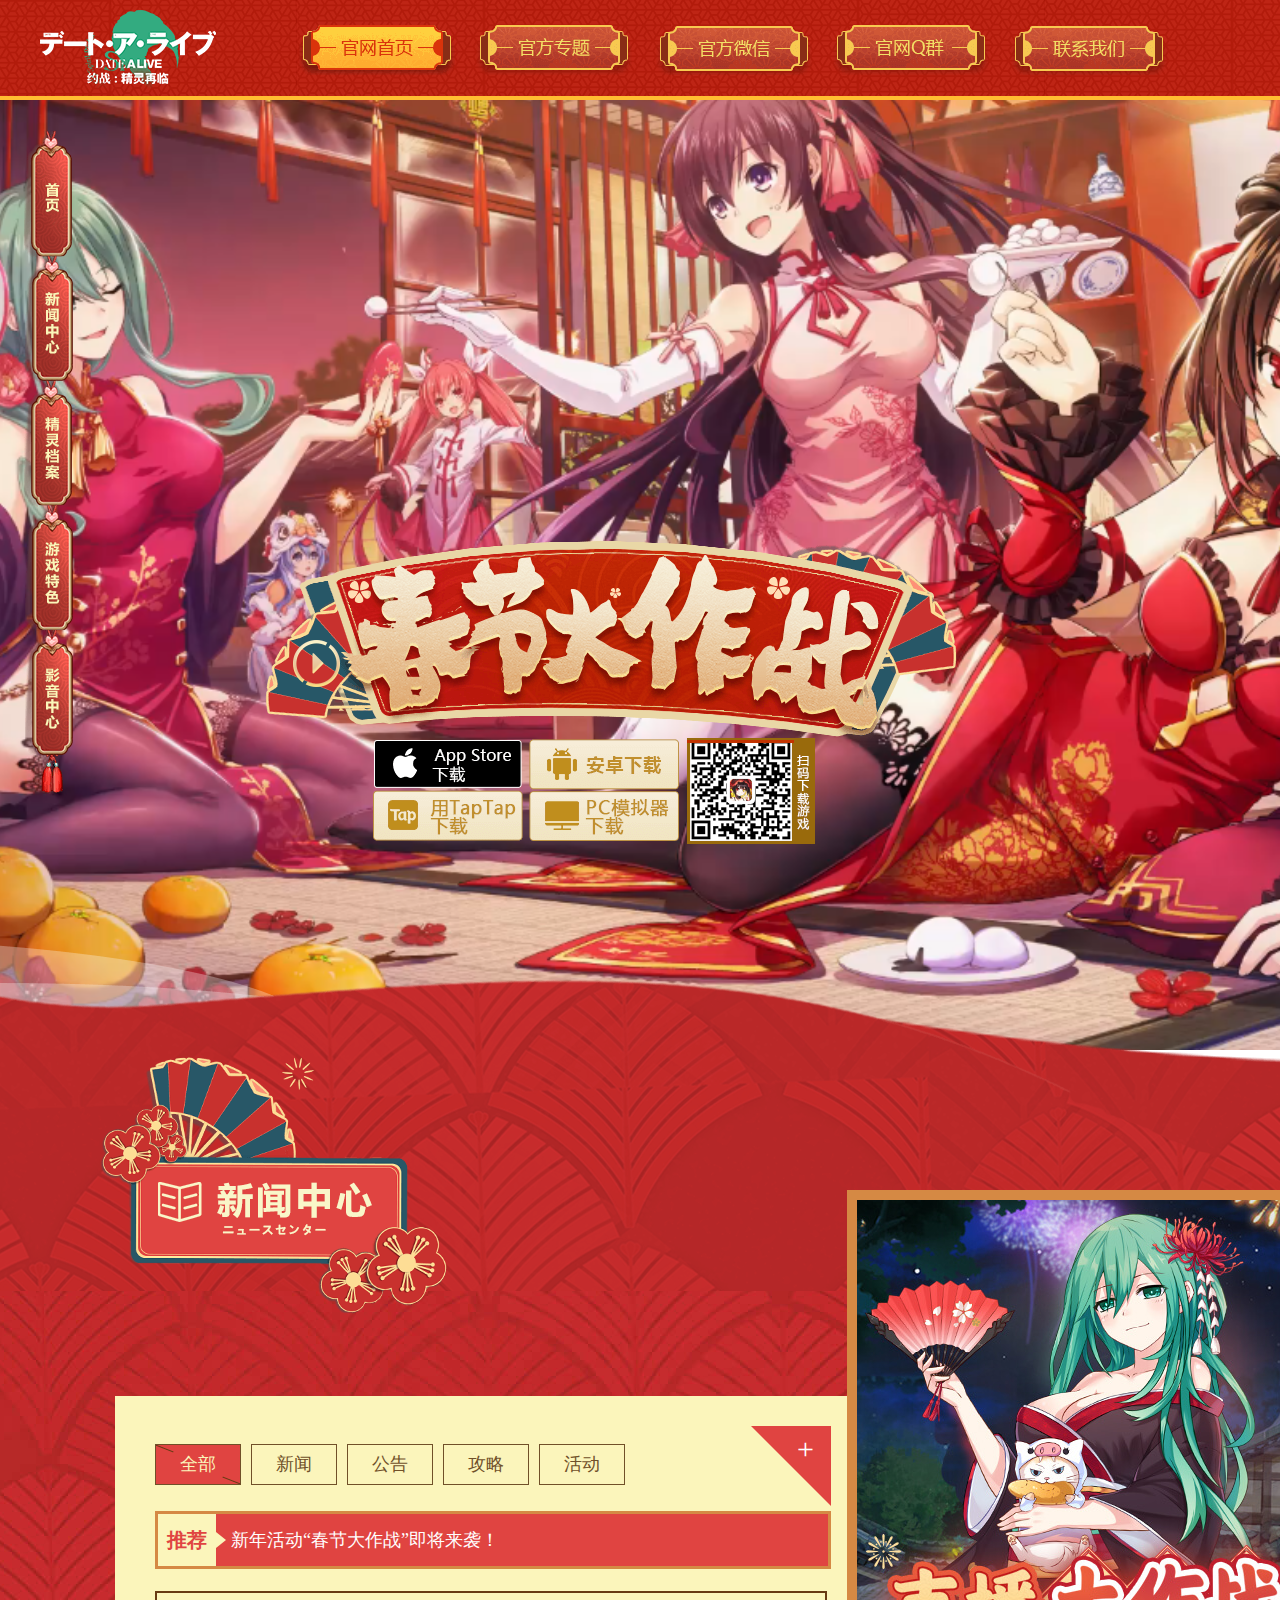
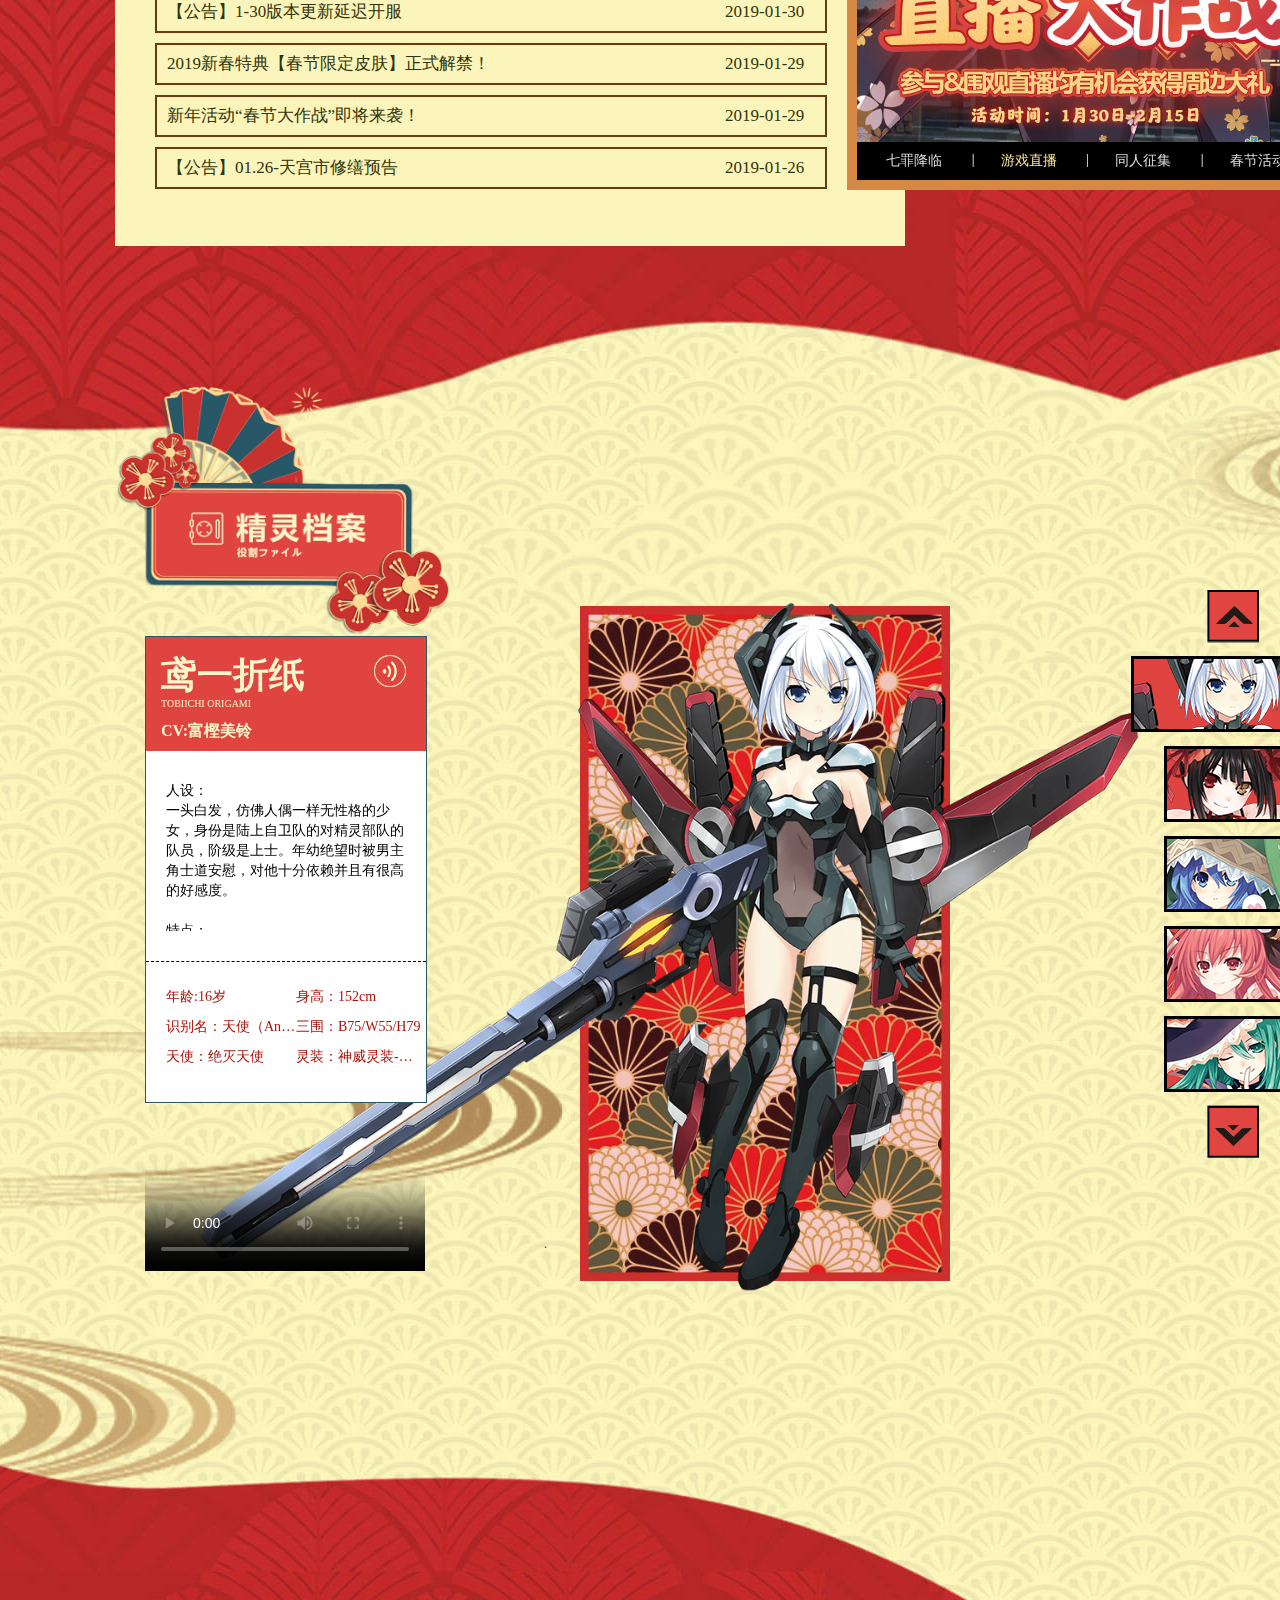
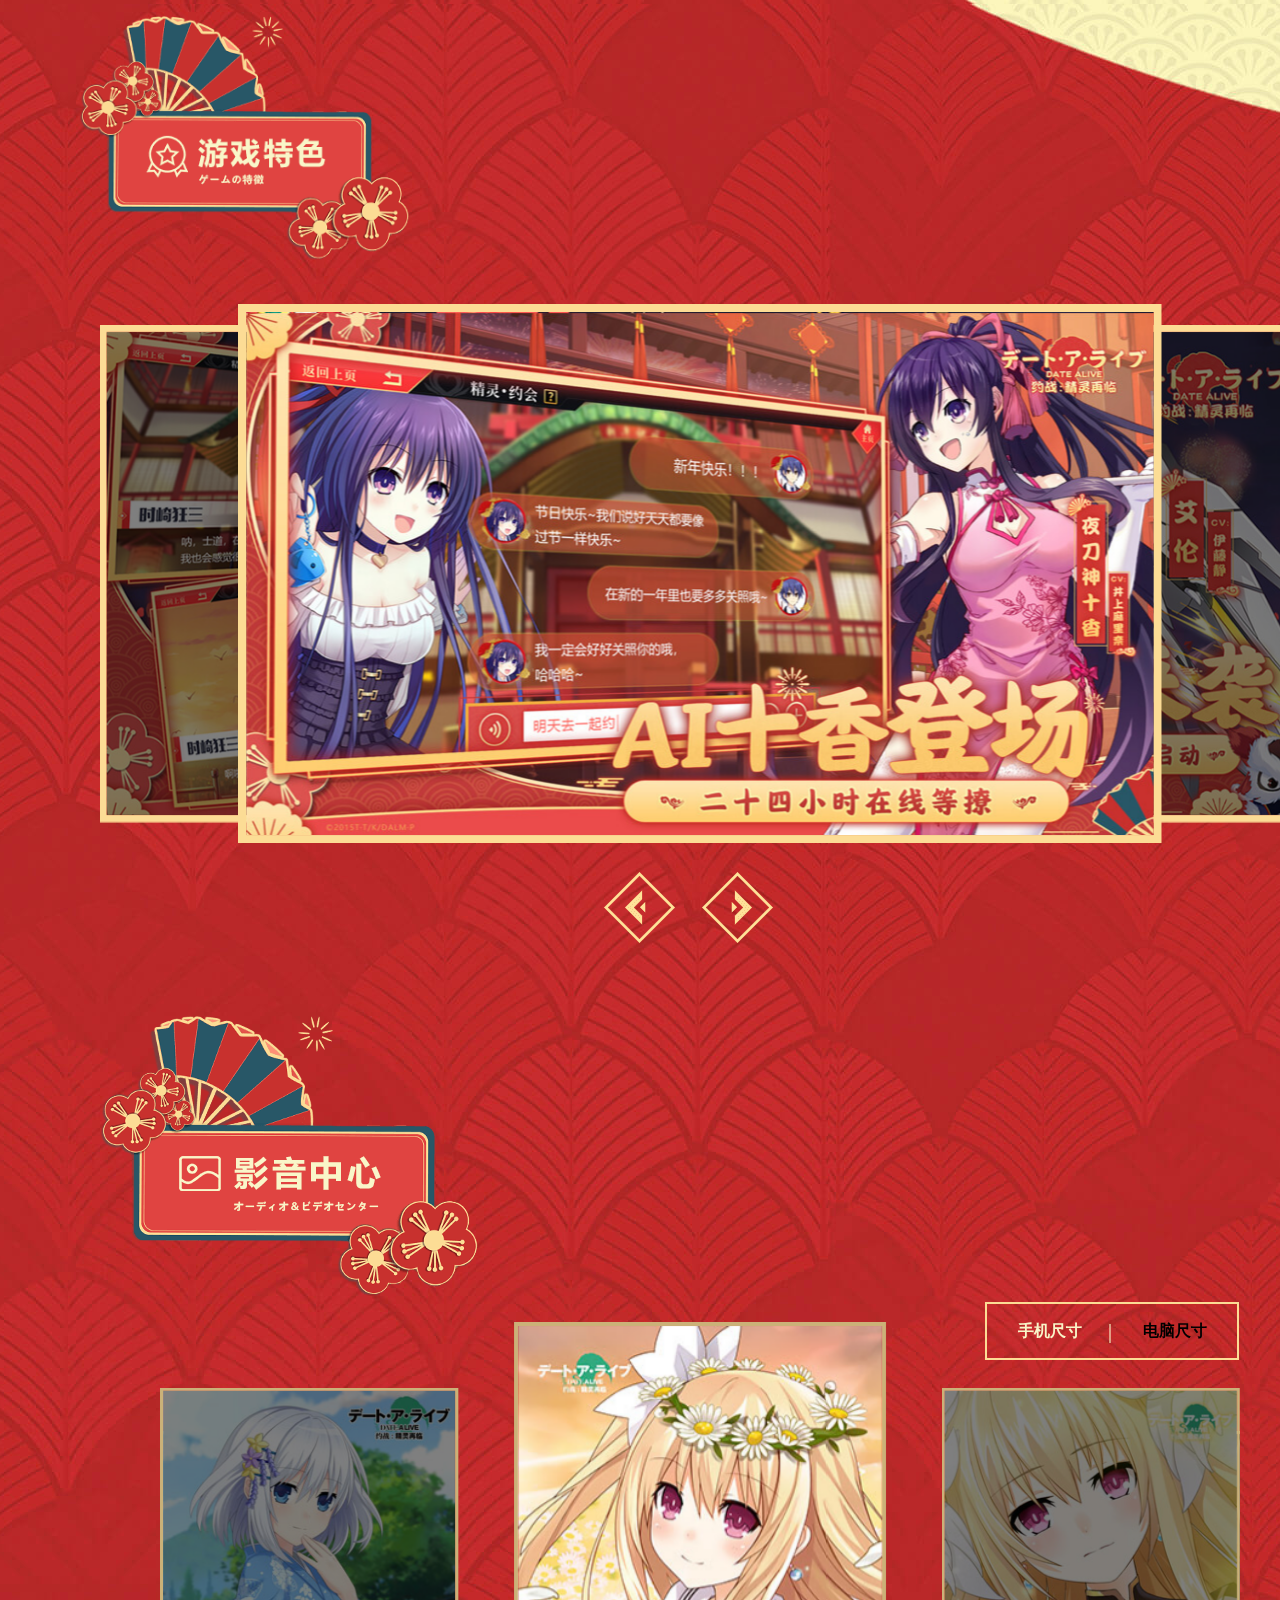
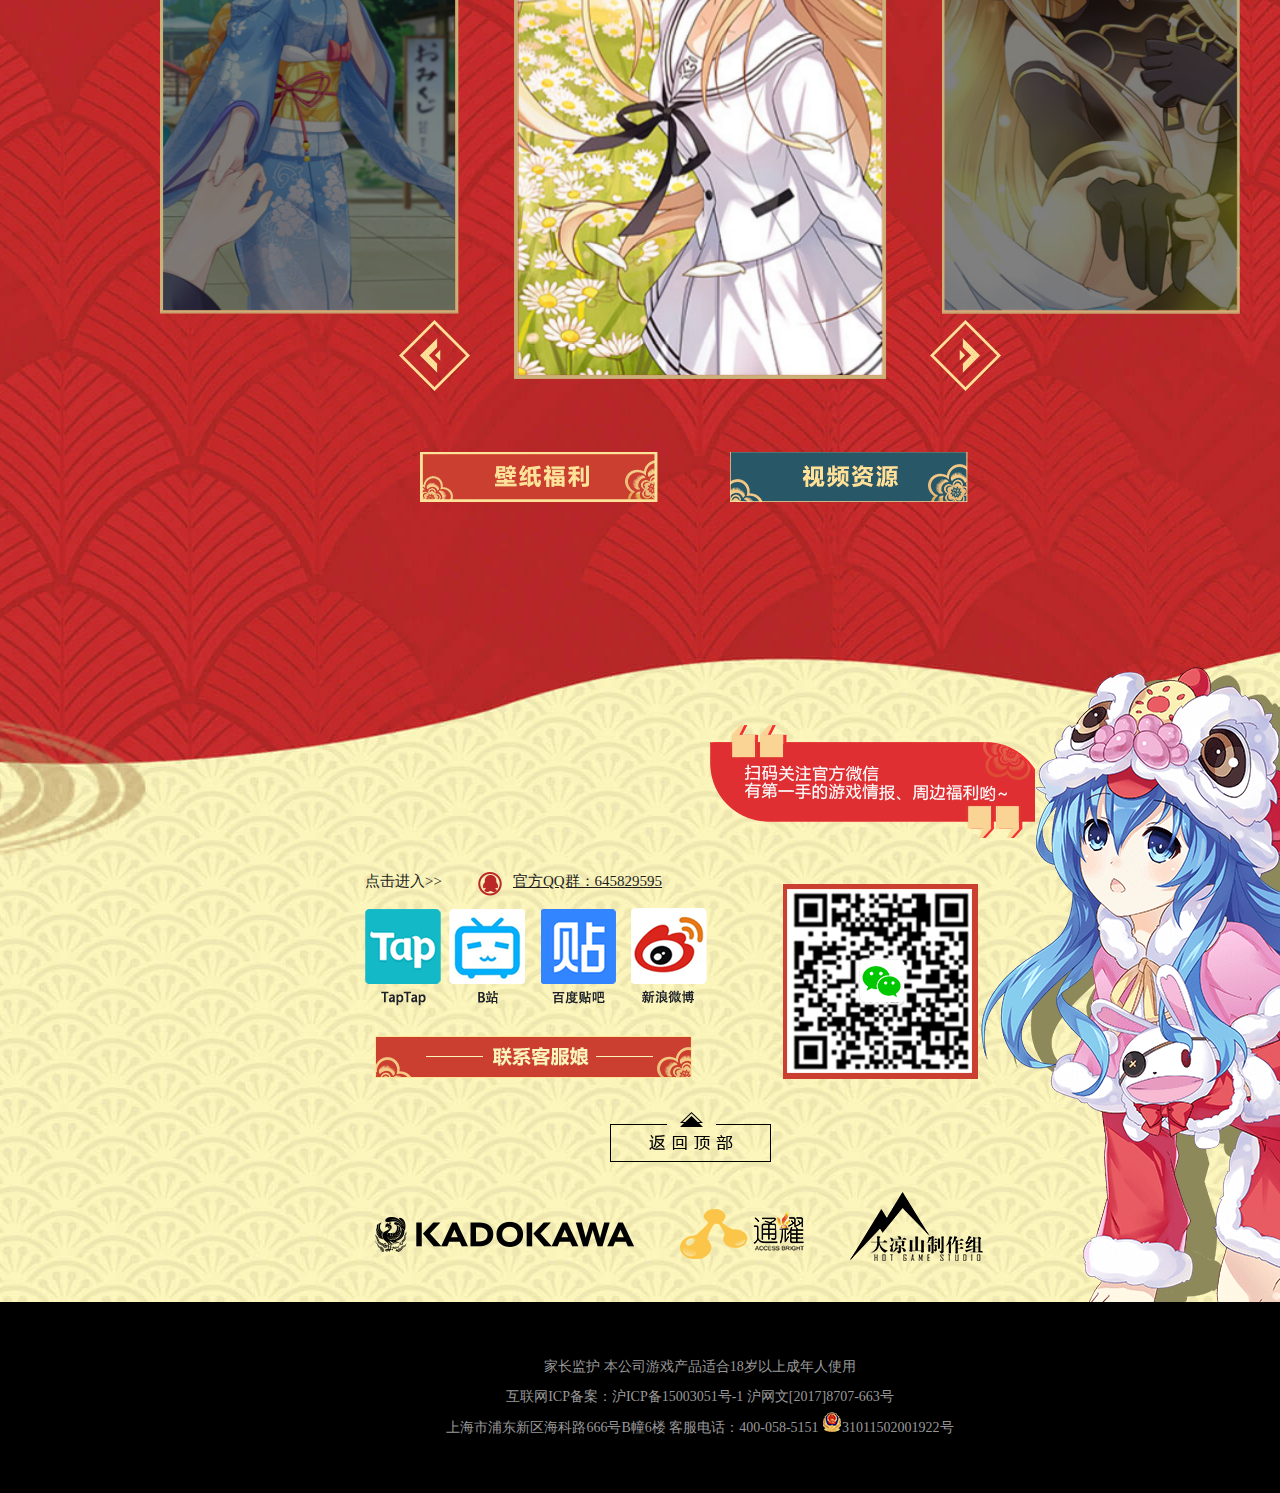
<file: yuehui/Index.html>
﻿<!DOCTYPE html>
<html>
<head>
<title>「约战：精灵再临」手游官网-《约会大作战Ⅲ》1月11日上线！</title>
<meta charset="utf-8">
<meta name="keywords" content="约会大作战,约会大作战手游,约会大作战游戏,约会大作战游戏官网,约会大作战手游官网,约战精灵再临,约战精灵再临手游,约战精灵再临手游官网,约战精灵再临下载,精灵再临,约会大作战Ⅲ,约战,约战手游,约战手游下载,约战手游官网,约会大作战手游下载,约战第三季,约会大作战第三季,约会大作战手游公测,约战手游公测,约战精灵再临公测,约战手游礼包,约战精灵再临礼包，节操社，七罪，岛崎信长，井上麻里奈，雨宫天，竹达彩奈，时崎狂三，夜刀神十香，四糸乃，五河琴里，">
<meta name="description" content="约会大作战手游《约战：精灵再临》是一款角川正版授权，原版声优倾情献声的恋爱动作手游，富含Galgame的文字恋爱冒险元素以及各类模拟养成和社交休闲玩法。时崎狂三、鸢一折纸、四糸乃、五河琴里、夜刀神十香等你喜欢的精灵们再次降临天宫市！有生之年《约会大作战Ⅲ》终于上线了！现在，继续我们的约会吧">
<link rel="icon" href="//gamepic.heitao.com/dal/website/5.0/1/m/img/icon.ico" type="image/x-icon" /> 
<link rel="stylesheet" type="text/css" href="css/swiper-4.0.5.min.css">
<link rel="stylesheet" type="text/css" href="css/style.css">
</head>
<body>
<div class="wrap">
    <div class="sec sec1">
        <div class="video">
        </div>
        <img class="vceng" src="images/vceng.png">
        <div class="nav">
            <img class="logo" src="images/logo.png">
            <ul class="navul">
                <li><a class="sy" href="/"></a></li>
                <li class="wqzt">
                    <div class="zt">
                        <div><a target="_blank" class="act" href="html/ln.html">十香生日专题</a></div>
                        <div><a target="_blank" href="html/wm.html">琴里生日专题</a></div>
                        <div><a target="_blank" href="html/at.html">粉丝站</a></div>
                        <div><a target="_blank" href="html/lm.html">满月祭</a></div>
                        <div><a target="_blank" href="javascript:void(0)">情报站</a></div>
                        <div><a target="_blank" href="html/sy.html">万由里专题</a></div>
                        <div><a target="_blank" href="html/zf.html">追番大作战</a></div>
                    </div>
                </li>
                <li class="gwwx">
                    <div class="gw">
                        <img src="images/gwwx.png">
                    </div>
                </li>
                <li class="gfqq">
                    <div class="navqq">
                        官方30群:<br/>
                        881646786
                    </div>
                </li>
                <li class="lxwm">
                    <div class="linkus">
                        客服QQ
                        <a href="javascript:void(0)">800163233</a>
                        客服电话
                        <a class="linkphone" href="javascript:void(0)">028-63910150</a>
                    </div>
                </li>
            </ul>
        </div>  
        <div class="slogan">
            <div class="video_btn">
                <img src="images/v2.png">
            </div>
            <a class="downbtn android" target="_blank" href="javascript:void(0)"></a>
            <a class="downbtn taptap" target="_blank" href="javascript:void(0)"></a>
            <a class="downbtn ios" target="_blank" href="javascript:void(0)"></a>
            <a class="downbtn moniqi" target="_blank" href="javascript:void(0)"></a>
            <img class="dili" src="images/newm.png">
            <div class="ewmline"></div>
        </div>
        <div class="newscenter">
            <img class="t t1" src="images/t1.png">
            <div class="newsbox">
                <div class="newsnav">
                    <ul>
                        <li class="act">全部</li>
                        <li>新闻</li>
                        <li>公告</li>
                        <li>攻略</li>
                        <li>活动</li>
                    </ul>
                </div>
                <a class="more" target="_blank" href="javascript:void(0)"></a>
                <div class="tj">
                    <div class="tjtag">
                        推荐
                    </div>
                    <a href="javascript:void(0)" target="_blank">新年活动“春节大作战”即将来袭！</a><!--/content/2307-->
                </div>
                <div class="newslist">
                    <ul>
        <li>
            <a target="_blank" href="javascript:void(0)">
                <span class="newslisttitle">【公告】1-30版本更新延迟开服</span>
                <span class="newslisttime">2019-01-30</span>
            </a>
        </li>
        <li>
            <a target="_blank" href="javascript:void(0)">
                <span class="newslisttitle">2019新春特典【春节限定皮肤】正式解禁！</span>
                <span class="newslisttime">2019-01-29</span>
            </a>
        </li>
        <li>
            <a target="_blank" href="javascript:void(0)">
                <span class="newslisttitle">新年活动“春节大作战”即将来袭！</span>
                <span class="newslisttime">2019-01-29</span>
            </a>
        </li>
        <li>
            <a target="_blank" href="javascript:void(0)">
                <span class="newslisttitle">【公告】01.26-天宫市修缮预告</span>
                <span class="newslisttime">2019-01-26</span>
            </a>
        </li>
                    </ul>
                    <ul class="hide">
                        <li>
                            <a target="_blank" href="javascript:void(0)">
                                <span class="newslisttitle">2019新春特典【春节限定皮肤】正式解禁！</span>
                                <span class="newslisttime">2019-01-29</span>
                            </a>
                        </li>
                        <li>
                            <a target="_blank" href="javascript:void(0)">
                                <span class="newslisttitle">OP「I swear」发售信息解禁！sweet ARMS MV公开！</span>
                                <span class="newslisttime">2018-12-28</span>
                            </a>
                        </li>
                        <li>
                            <a target="_blank" href="javascript:void(0)">
                                <span class="newslisttitle">【约会大作战第三季】国内独家-官方PV正式公开：赝造魔女·七罪登场！</span>
                                <span class="newslisttime">2018-12-27</span>
                            </a>
                        </li>
                        <li>
                            <a target="_blank" href="javascript:void(0)">
                                <span class="newslisttitle">在全国虎之穴店铺贴满《约战III》海报大作战开始啦！</span>
                                <span class="newslisttime">2018-12-25</span>
                            </a>
                        </li>
                    </ul>
                    <ul class="hide">
                        <li>
                            <a target="_blank" href="javascript:void(0)">
                                <span class="newslisttitle">【公告】1-30版本更新延迟开服</span>
                                <span class="newslisttime">2019-01-30</span>
                            </a>
                        </li>
                        <li>
                            <a target="_blank" href="javascript:void(0)">
                                <span class="newslisttitle">【公告】0124-天宫市修缮预告</span>
                                <span class="newslisttime">2019-01-24</span>
                            </a>
                        </li>
                        <li>
                            <a target="_blank" href="javascript:void(0)">
                                <span class="newslisttitle">【公告】0116-天宫市修缮预告</span>
                                <span class="newslisttime">2019-01-16</span>
                            </a>
                        </li>
                        <li>
                            <a target="_blank" href="javascript:void(0)">
                                <span class="newslisttitle">【公告】0108-天宫市修缮预告</span>
                                <span class="newslisttime">2019-01-08</span>
                            </a>
                        </li>
                    </ul>
                    <ul class="hide">
                        <li>
                            <a target="_blank" href="javascript:void(0)">
                                <span class="newslisttitle">【攻略】夜刀神十香最新攻略来袭！</span>
                                <span class="newslisttime">2019-01-11</span>
                            </a>
                        </li>
                        <li>
                            <a target="_blank" href="javascript:void(0)">
                                <span class="newslisttitle">【攻略】双十一来喽！私房钱大作战攻略</span>
                                <span class="newslisttime">2018-11-13</span>
                            </a>
                        </li>
                        <li>
                            <a target="_blank" href="javascript:void(0)">
                                <span class="newslisttitle">【攻略】剑之魔王反转十香-角色攻略</span>
                                <span class="newslisttime">2018-11-13</span>
                            </a>
                        </li>
                        <li>
                            <a target="_blank" href="javascript:void(0)">
                                <span class="newslisttitle">【攻略】万圣惊魂夜活动攻略</span>
                                <span class="newslisttime">2018-10-31</span>
                            </a>
                        </li>
                    </ul>
                    <ul class="hide">
                        <li>
                            <a target="_blank" href="javascript:void(0)">
                                <span class="newslisttitle">【活动】上海CP23参展回顾！</span>
                                <span class="newslisttime">2018-12-19</span>
                            </a>
                        </li>
                        <li>
                            <a target="_blank" href="javascript:void(0)">
                                <span class="newslisttitle">【活动】《约战：精灵再临》CP23参展决定！年末最大线下活动开催</span>
                                <span class="newslisttime">2018-12-13</span>
                            </a>
                        </li>
                        <li>
                            <a target="_blank" href="javascript:void(0)">
                                <span class="newslisttitle">【策划面对面】和策划小哥敞开聊游戏</span>
                                <span class="newslisttime">2018-12-04</span>
                            </a>
                        </li>
                        <li>
                            <a target="_blank" href="javascript:void(0)">
                                <span class="newslisttitle">【活动】11.11-无尽2.0终于来啦！</span>
                                <span class="newslisttime">2018-11-11</span>
                            </a>
                        </li>
                    </ul>
                </div>
            </div>
            <div class="banner">
                <div class="bannerimg">
                    <ul>
                        <li><a target="_blank" href="javascript:void(0)"><img src="images/banner1.jpg"></a></li>
                        <li><a target="_blank" href="javascript:void(0)"><img src="images/banner2.jpg"></a></li>
                        <li><a target="_blank" href="javascript:void(0)"><img src="images/banner3.jpg"></a></li>
                        <li><a target="_blank" href="javascript:void(0)"><img src="images/banner4.jpg"></a></li>
                    </ul>
                </div>
                <div class="bannernav">
                    <ul>
                        <li class="act">七罪降临</li>
                        <li>游戏直播</li>
                        <li>同人征集</li>
                        <li>春节活动</li>
                    </ul>
                </div>
            </div>
        </div>
    </div>
    <div class="sec sec2">
        <div class="elfbox">
            <div class="elfbox1">
                <img class="t t2" src="images/t2.png">
                <div class="elfdesc">
                    <div class="elfname">
                        <p>鸢一折纸</p>
                        <span>TOBIICHI ORIGAMI</span>
                        <div class="cv">CV:富樫美铃</div>
                        <img class="cvbtn" src="images/cvbtn.png">
                    </div>
                    <div class="elfwz">
                        <p>
                            人设：<br/>一头白发，仿佛人偶一样无性格的少女，身份是陆上自卫队的对精灵部队的队员，阶级是上士。年幼绝望时被男主角士道安慰，对他十分依赖并且有很高的好感度。<br/><br/>
                            特点：<br/>
                            1、在人前一直没有表露出过多的感情，和她说话也会被无视，休息时也一个人在看书。<br/>
                            2、对于恋爱极其缺乏常识，经常做出意义不明的举动。
                        </p>
                    </div>
                    <div class="elfmsg">
                        <ul>
                            <li>年龄:16岁</li>
                            <li>身高：152cm</li>
                            <li>识别名：天使（Angel）</li>
                            <li>三围：B75/W55/H79</li>
                            <li>天使：绝灭天使</li>
                            <li>灵装：神威灵装-一番</li>
                        </ul>
                    </div>
                </div>
                <div class="elfvideo">
                    <video controls poster="javascript:void(0)" src="javascript:void(0)"></video>
                </div>
            </div>
            <img class="pbg" src="images/pbg.jpg">
            <img class="person" src="images/yyzz.png">
            <div class="elfnav">
                <div class="elfleft"></div>
                <div class="elfhead">
                    <ul>
                        <li class="act">
                            <img src="images/yyzz_icon.png">
                            <img class="bighead" src="images/yyzz_icon1.png">
                        </li>
                        <li>
                            <img src="images/sqks_icon.png">
                            <img class="bighead" src="images/sqks_icon1.png">
                        </li>
                        <li>
                            <img src="images/smn_icon.png">
                            <img class="bighead" src="images/smn_icon1.png">
                        </li>
                        <li>
                            <img src="images/whql_icon.png">
                            <img class="bighead" src="images/whql_icon1.png">
                        </li>
                        <li>
                            <img src="images/qz_icon.png">
                            <img class="bighead" src="images/qz_icon1.png">
                        </li>
                        <li>
                            <img src="images/bwxx_icon.png">
                            <img class="bighead" src="images/bwxx_icon1.png">
                        </li>
                        <li>
                            <img src="images/bwyjs_icon.png">
                            <img class="bighead" src="images/bwyjs_icon1.png">
                        </li>
                        <li>
                            <img src="images/yxmj_icon.png">
                            <img class="bighead" src="images/yxmj_icon1.png">
                        </li>
                        <li>
                            <img src="images/ydssx_icon.png">
                            <img class="bighead" src="images/ydssx_icon1.png">
                        </li>
                        <li>
                            <img src="images/wyl_icon.png">
                            <img class="bighead" src="images/wyl_icon1.png">
                        </li>
                        <li>
                            <img src="images/fzsx_icon.png">
                            <img class="bighead" src="images/fzsx_icon1.png">
                        </li>
                        <li>
                            <img src="images/al_icon.png">
                            <img class="bighead" src="images/al_icon1.png">
                        </li>
                        <li>
                            <img src="images/mshsx_icon.png">
                            <img class="bighead" src="images/mshsx_icon1.png">
                        </li>
                        <li>
                            <img src="images/czgn_icon.png">
                            <img class="bighead" src="images/czgn_icon1.png">
                        </li>
                    </ul>
                </div>
                <div class="elfright elfright1"></div>
            </div>
        </div>
    </div>
    <div class="sec sec3">
        <img class="t t3" src="images/t3.png">
        <div class="wtbox">
            <div class="swiper-container">
                <div class="swiper-wrapper">
                    <div class="swiper-slide"><img src="images/wt1.jpg"></div>
                    <div class="swiper-slide"><img src="images/wt2.jpg"></div>
                    <div class="swiper-slide"><img src="images/wt3.jpg"></div>
                    <div class="swiper-slide"><img src="images/wt4.jpg"></div>
                    <div class="swiper-slide"><img src="images/wt5.jpg"></div>
                    <div class="swiper-slide"><img src="images/wt6.jpg"></div>
                    <div class="swiper-slide"><img src="images/wt7.jpg"></div>
                </div>
            </div>
            <div class="swiper-button-prev wt-prev"></div>
            <div class="swiper-button-next wt-next"></div>
        </div>
    </div>
    <div class="sec sec4">
        <div class="welfare">
            <img class="t t4" src="images/t4.png">
            <div class="mvcenter">
                <div class="picbox">
                    <div class="mobilepic">
                        <div class="swiper-container">
                            <div class="swiper-wrapper">
                                <div class="swiper-slide">
                                    <img src="images/pic24.jpg">
                                    <a href="javascript:void(0)"><img src="images/downarrow.png"></a>
                                </div>
                                <div class="swiper-slide">
                                    <img src="images/pic25.jpg">
                                    <a href="javascript:void(0)"><img src="images/downarrow.png"></a>
                                </div>
                                <div class="swiper-slide">
                                    <img src="images/pic26.jpg">
                                    <a href="javascript:void(0)"><img src="images/downarrow.png"></a>
                                </div>
                                <div class="swiper-slide">
                                    <img src="images/pic27.jpg">
                                    <a href="javascript:void(0)"><img src="images/downarrow.png"></a>
                                </div>
                                <div class="swiper-slide">
                                    <img src="images/pic20.jpg">
                                    <a href="javascript:void(0)"><img src="images/downarrow.png"></a>
                                </div>
                                <div class="swiper-slide">
                                    <img src="images/pic21.jpg">
                                    <a href="javascript:void(0)"><img src="images/downarrow.png"></a>
                                </div>
                                <div class="swiper-slide">
                                    <img src="images/pic22.jpg">
                                    <a href="javascript:void(0)"><img src="images/downarrow.png"></a>
                                </div>
                                <div class="swiper-slide">
                                    <img src="images/pic23.jpg">
                                    <a href="javascript:void(0)"><img src="images/downarrow.png"></a>
                                </div>
                                <div class="swiper-slide">
                                    <img src="images/pic19.jpg">
                                    <a href="javascript:void(0)"><img src="images/downarrow.png"></a>
                                </div>
                                <div class="swiper-slide">
                                    <img src="images/pic15.jpg">
                                    <a href="javascript:void(0)"><img src="images/downarrow.png"></a>
                                </div>
                                <div class="swiper-slide">
                                    <img src="images/pic16.jpg">
                                    <a href="javascript:void(0)"><img src="images/downarrow.png"></a>
                                </div>
                                <div class="swiper-slide">
                                    <img src="images/pic17.jpg">
                                    <a href="javascript:void(0)"><img src="images/downarrow.png"></a>
                                </div>
                                <div class="swiper-slide">
                                    <img src="images/pic18.jpg">
                                    <a href="javascript:void(0)"><img src="images/downarrow.png"></a>
                                </div>
                                <div class="swiper-slide">
                                    <img src="images/pic1.jpg">
                                    <a href="javascript:void(0)"><img src="images/downarrow.png"></a>
                                </div>
                                <div class="swiper-slide">
                                    <img src="images/pic2.jpg">
                                    <a href="javascript:void(0)"><img src="images/downarrow.png"></a>
                                </div>
                                <div class="swiper-slide">
                                    <img src="images/pic3.jpg">
                                    <a href="javascript:void(0)"><img src="images/downarrow.png"></a>
                                </div>
                                <div class="swiper-slide">
                                    <img src="images/pic4.jpg">
                                    <a href="javascript:void(0)"><img src="images/downarrow.png"></a>
                                </div>
                                <div class="swiper-slide">
                                    <img src="images/pic5.jpg">
                                    <a href="javascript:void(0)"><img src="images/downarrow.png"></a>
                                </div>
                                <div class="swiper-slide">
                                    <img src="images/pic6.jpg">
                                    <a href="javascript:void(0)"><img src="images/downarrow.png"></a>
                                </div>
                                <div class="swiper-slide">
                                    <img src="images/pic7.jpg">
                                    <a href="javascript:void(0)"><img src="images/downarrow.png"></a>
                                </div>
                                <div class="swiper-slide">
                                    <img src="images/pic8.jpg">
                                    <a href="javascript:void(0)"><img src="images/downarrow.png"></a>
                                </div>
                                <div class="swiper-slide">
                                    <img src="images/pic9.jpg">
                                    <a href="javascript:void(0)"><img src="images/downarrow.png"></a>
                                </div>
                                <div class="swiper-slide">
                                    <img src="images/pic10.jpg">
                                    <a href="javascript:void(0)"><img src="images/downarrow.png"></a>
                                </div>
                                <div class="swiper-slide">
                                    <img src="images/pic11.jpg">
                                    <a href="javascript:void(0)"><img src="images/downarrow.png"></a>
                                </div>
                                <div class="swiper-slide">
                                    <img src="images/pic12.jpg">
                                    <a href="javascript:void(0)"><img src="images/downarrow.png"></a>
                                </div>
                                <div class="swiper-slide">
                                    <img src="images/pic13.jpg">
                                    <a href="javascript:void(0)"><img src="images/downarrow.png"></a>
                                </div>
                                <div class="swiper-slide">
                                    <img src="images/pic14.jpg">
                                    <a href="javascript:void(0)"><img src="images/downarrow.png"></a>
                                </div>
                            </div>
                        </div>
                        <div class="swiper-button-prev pic-prev"></div>
                        <div class="swiper-button-next pic-next"></div>
                    </div>
                    <div class="pcpic hide">
                        <div class="pcleft"></div>
                        <div class="pclist">
                            <ul>
                                <li><img src="images/pc5.jpg"></li>
                                <li><img src="images/pc2.jpg"></li>
                                <li><img src="images/pc3.jpg"></li>
                                <li><img src="images/pc4.jpg"></li>
                                <li><img src="images/pc1.jpg"></li>
                            </ul>
                        </div>
                        <div class="pcright"></div>
                    </div>
                    <div class="picsize">
                        <span class="msize act">手机尺寸</span>
                        <span class="psize">电脑尺寸</span>
                    </div>
                </div>
                <div class="vbox hide">
                    <ul>
                        <li>
                            <img src="images/vpic7.jpg">
                            <a target="_blank" class="vbtn" href="javascript:void(0)"></a>
                            <div class="vtitle">【万由里沙画pv】高能！用沙画100%演绎：欠她的那场约会，由我补上！</div>
                        </li>
                        <li>
                            <img src="images/vpic8.jpg">
                            <a target="_blank" class="vbtn" href="javascript:void(0)"></a>
                            <div class="vtitle">【约会大作战第三季】国内独家-官方PV正式公开：赝造魔女•七罪登场！</div>
                        </li>
                        <li>
                            <img src="images/vpic9.jpg">
                            <a target="_blank" class="vbtn" href="javascript:void(0)"></a>
                            <div class="vtitle">【约会大作战/咬人猫】咬人猫x狂三同步率200%共舞《极乐净土》</div>
                        </li>
                        <li>
                            <img src="images/vpic1.jpg">
                            <a target="_blank" class="vbtn" href="javascript:void(0)"></a>
                            <div class="vtitle">官方PV：开始我们的约会吧</div>
                        </li>
                        <li>
                            <img src="images/vpic2.jpg">
                            <a target="_blank" class="vbtn" href="javascript:void(0)"></a>
                            <div class="vtitle">反转十香PV：剑之魔王初登场</div>
                        </li>
                        <li>
                            <img src="images/vpic3.jpg">
                            <a target="_blank" class="vbtn" href="javascript:void(0)"></a>
                            <div class="vtitle">琴里生日祭：欧尼酱一起吃蛋糕吧</div>
                        </li>
                        <li>
                            <img src="images/vpic4.jpg">
                            <a target="_blank" class="vbtn" href="javascript:void(0)"></a>
                            <div class="vtitle">首曝PV：4月10日 是初遇的那天</div>
                        </li>
                        <li>
                            <img src="images/vpic5.jpg">
                            <a target="_blank" class="vbtn" href="javascript:void(0)"></a>
                            <div class="vtitle">国家公证员公证：封测资格抽取实录</div>
                        </li>
                        <li>
                            <img src="images/vpic6.jpg">
                            <a target="_blank" class="vbtn" href="javascript:void(0)"></a>
                            <div class="vtitle">首次日本行：拜访角川！IP授权会签约回顾</div>
                        </li>
                        
                    </ul>
                </div>
                <div class="bzfl"></div>
                <div class="spzy"></div>
            </div>
        </div>
        <div class="linkcont">
            <div class="linkbox">
                <div class="jr">
                    <a href="javascript:void(0)">点击进入>></a>
                    <span class="qq"><a href="javascript:void(0)">官方QQ群：645829595</a></span>
                </div>  
                <div class="linkicon">
                    <a href="javascript:void(0)"></a>
                    <a href="javascript:void(0)"></a>
                    <a href="javascript:void(0)"></a>
                    <a href="javascript:void(0)"></a>
                </div>
                <a class="linkbtn" href="javascript:void(0)"><img src="images/linkbtn.png"></a>
                <img class="goup" src="images/goup.png">
                <img class="boticon" src="images/boticon.png">
            </div>
            <img class="ewm" src="images/ewm.png">
        </div>
        <img class="botsmn" src="images/botsmn.png">
    </div>
    <div class="sec sec6">
        <div class="footer">
             <p class="common-footer-line1">
                <a href="javascript:void(0)" target="_blank" rel="nofollow" class="common-mr">家长监护</a>            
                <span>本公司游戏产品适合18岁以上成年人使用</span>        
            </p>    
            <p>        
                <span class="common-mr">互联网ICP备案：沪ICP备15003051号-1</span>        
                <span>沪网文[2017]8707-663号</span>    
            </p>    
            <p class="common-footer-line2">        
                <span class="common-mr">上海市浦东新区海科路666号B幢6楼</span>        
                <span class="common-mr">客服电话：400-058-5151</span>       
                 <a href="javascript:void(0)" class="common-footer-align"><img src="images/gongan.png">31011502001922号</a>    
             </p>
        </div>
    </div>
    <div class="side">
        <div class="close"></div>
        <div class="zf"></div>
        <a class="d1" href="javascript:void(0)"></a>
        <a class="d2" href="javascript:void(0)"></a>
    </div>
</div>
<div class="pop">
    <div class="popbox">
        <div class="poploopbox">
            <img class="poplbtn" src="images/lbtn.png">
            <img class="poprbtn" src="images/rbtn.png">
            <div class="xzpic">
                <!-- <a class="zan" href="">170</a> -->
                <a target="_blank" class="xzsrc" href=""></a>
            </div>
        </div>
        
        <img class="closepic" src="images/close.png">
    </div>
</div>
<div class="popvideo">
    
</div>
<div class="poplinks">
    <div class="poplink">
        <div class="poplinkclose"></div>
        <a href="javascript:void(0)">800163233</a>
        <a class="phone" href="javascript:void(0)">028-63910150</a>
    </div>
</div>
<div class="sidenav">
    <ul>
        <li></li>
        <li></li>
        <li></li>
        <li></li>
        <li></li>
    </ul>
</div>
<div class="videobox">
    <div class="vboxcenter">
        <div class="vclose"></div>
        <div class="vb"></div>
    </div>
</div>
<script type="text/javascript">
    var URL_PIC_GAME = "//gamepic.heitao.com/dal";
</script>
<script type="text/javascript" src="js/jquery-1.9.1.min.js"></script>
<script type="text/javascript" src="js/swiper-4.0.5.min.js"></script>
<script type="text/javascript" src="js/index.js"></script>
<script type="text/javascript">
    document.addEventListener("click", setAutoPlay);
    document.addEventListener("touched", setAutoPlay);
    var bgm = document.getElementById("bgm");
    function setAutoPlay(){
        if(bgm.paused){
            bgm.play();
            $(".bgmbtn").attr("src", URL_PIC_GAME + "/website/6.0/1/p/img/on.png");
        }
        document.removeEventListener("click", setAutoPlay);
        document.removeEventListener("touched", setAutoPlay);
    }
    $(".bgmbtn").click(function(){
        var data = $(this).attr("data");
        if(!bgm.paused){
            bgm.pause();
            // $(".bgmbtn").attr("data", "0");
            $(".bgmbtn").attr("src", URL_PIC_GAME + "/website/6.0/1/p/img/off.png");
        }else{
            bgm.play();
            // $(".bgmbtn").attr("data", "1");
            $(".bgmbtn").attr("src", URL_PIC_GAME + "/website/6.0/1/p/img/on.png");
        }
    })
    $(".video_btn").click(function(){
        $(".popvideo").show().append('<iframe src="//player.bilibili.com/player.html?aid=41775349&cid=73341951&page=1" scrolling="no" border="0" frameborder="no" framespacing="0" allowfullscreen="true"> </iframe>');
    });
    $(".popvideo").click(function(){
        $(".popvideo").hide().empty();
    });
    var wt = new Swiper('.wtbox .swiper-container', {
        effect : 'coverflow',
        slidesPerView: 1.3,
        centeredSlides: true,
        loop: true,
        coverflowEffect: {
            rotate: 0,
            stretch: 734,
            depth: 100,
            modifier: 1,
            slideShadows : false
        },
        navigation: {
            nextEl: '.wt-next',
            prevEl: '.wt-prev',
        }
    });
    var mobilepic = new Swiper('.mobilepic .swiper-container', {
        effect : 'coverflow',
        slidesPerView: 2.9,
        centeredSlides: true,
        loop: true,
        coverflowEffect: {
            rotate: 0,
            stretch: -116,
            depth: 300,
            modifier: 1,
            slideShadows : false
        },
        navigation: {
            nextEl: '.pic-next',
            prevEl: '.pic-prev',
        }
    });
</script>
</body>
</html>
</file>
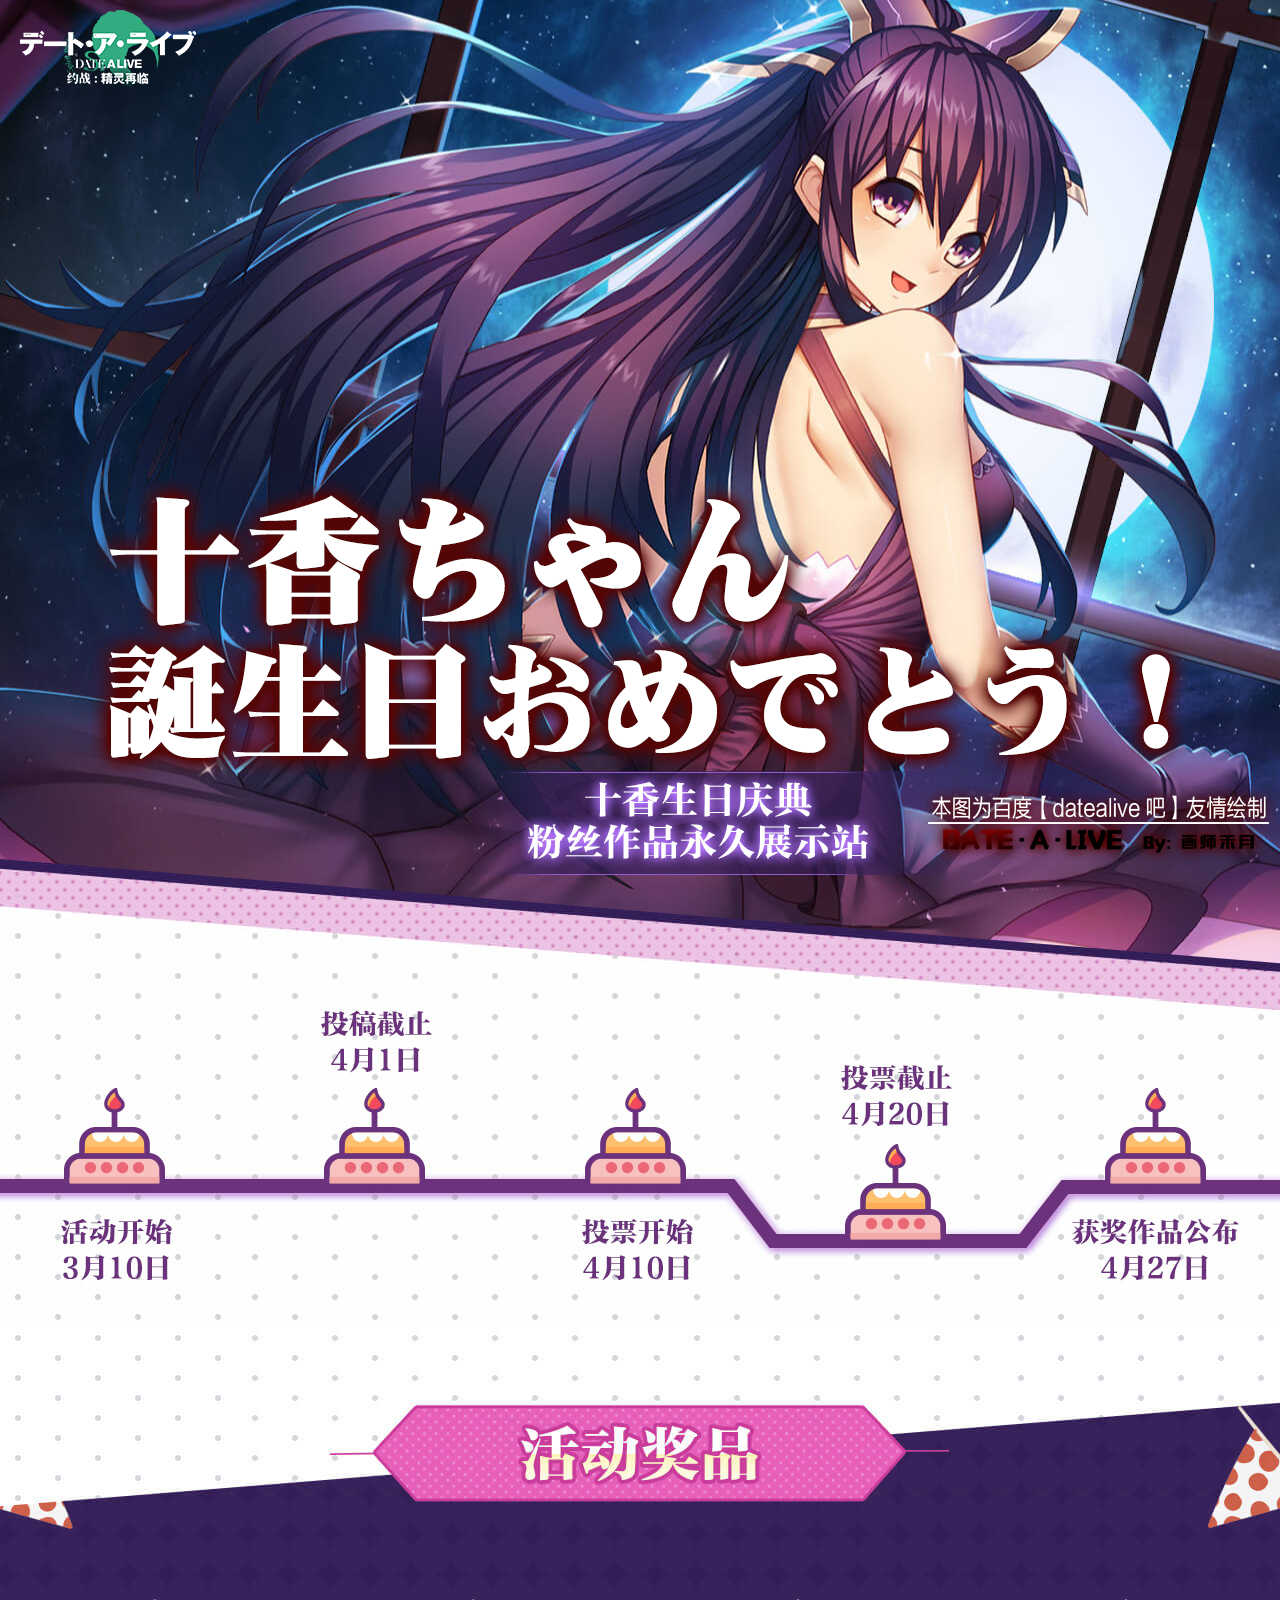
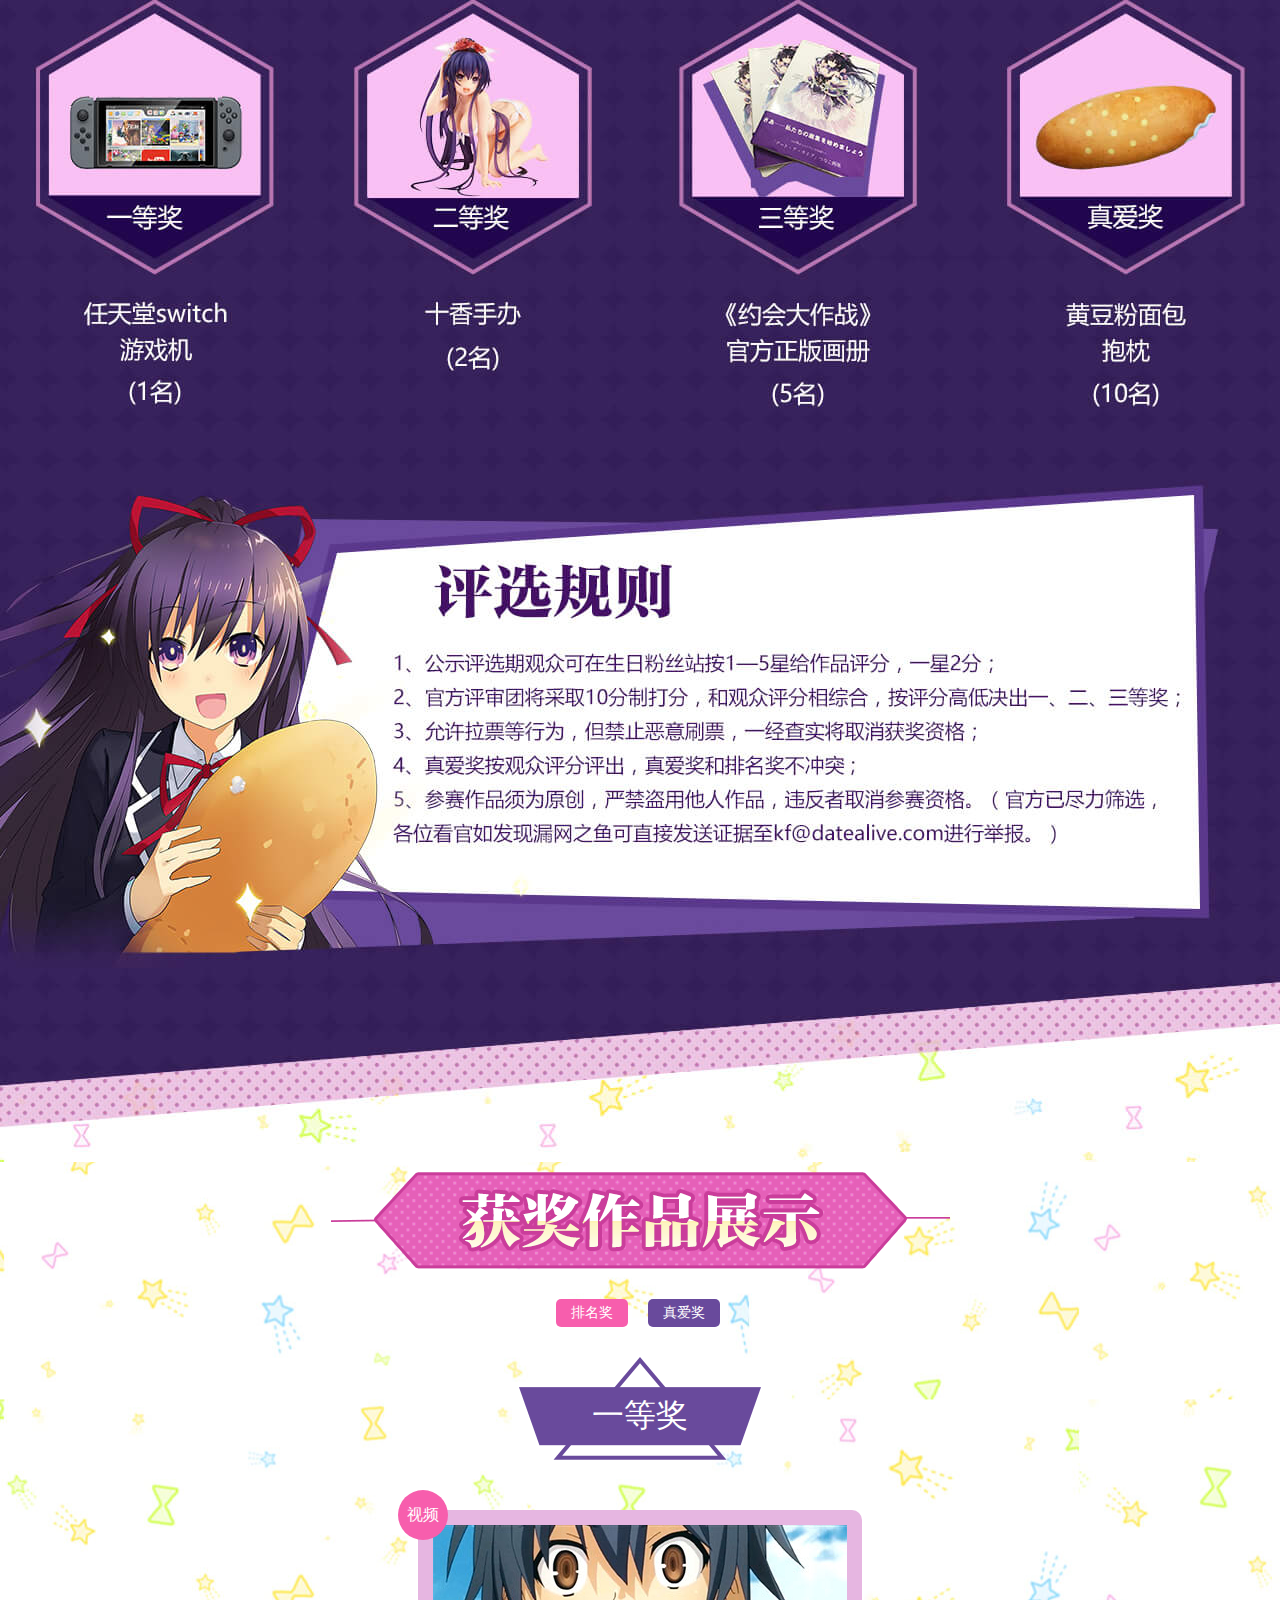
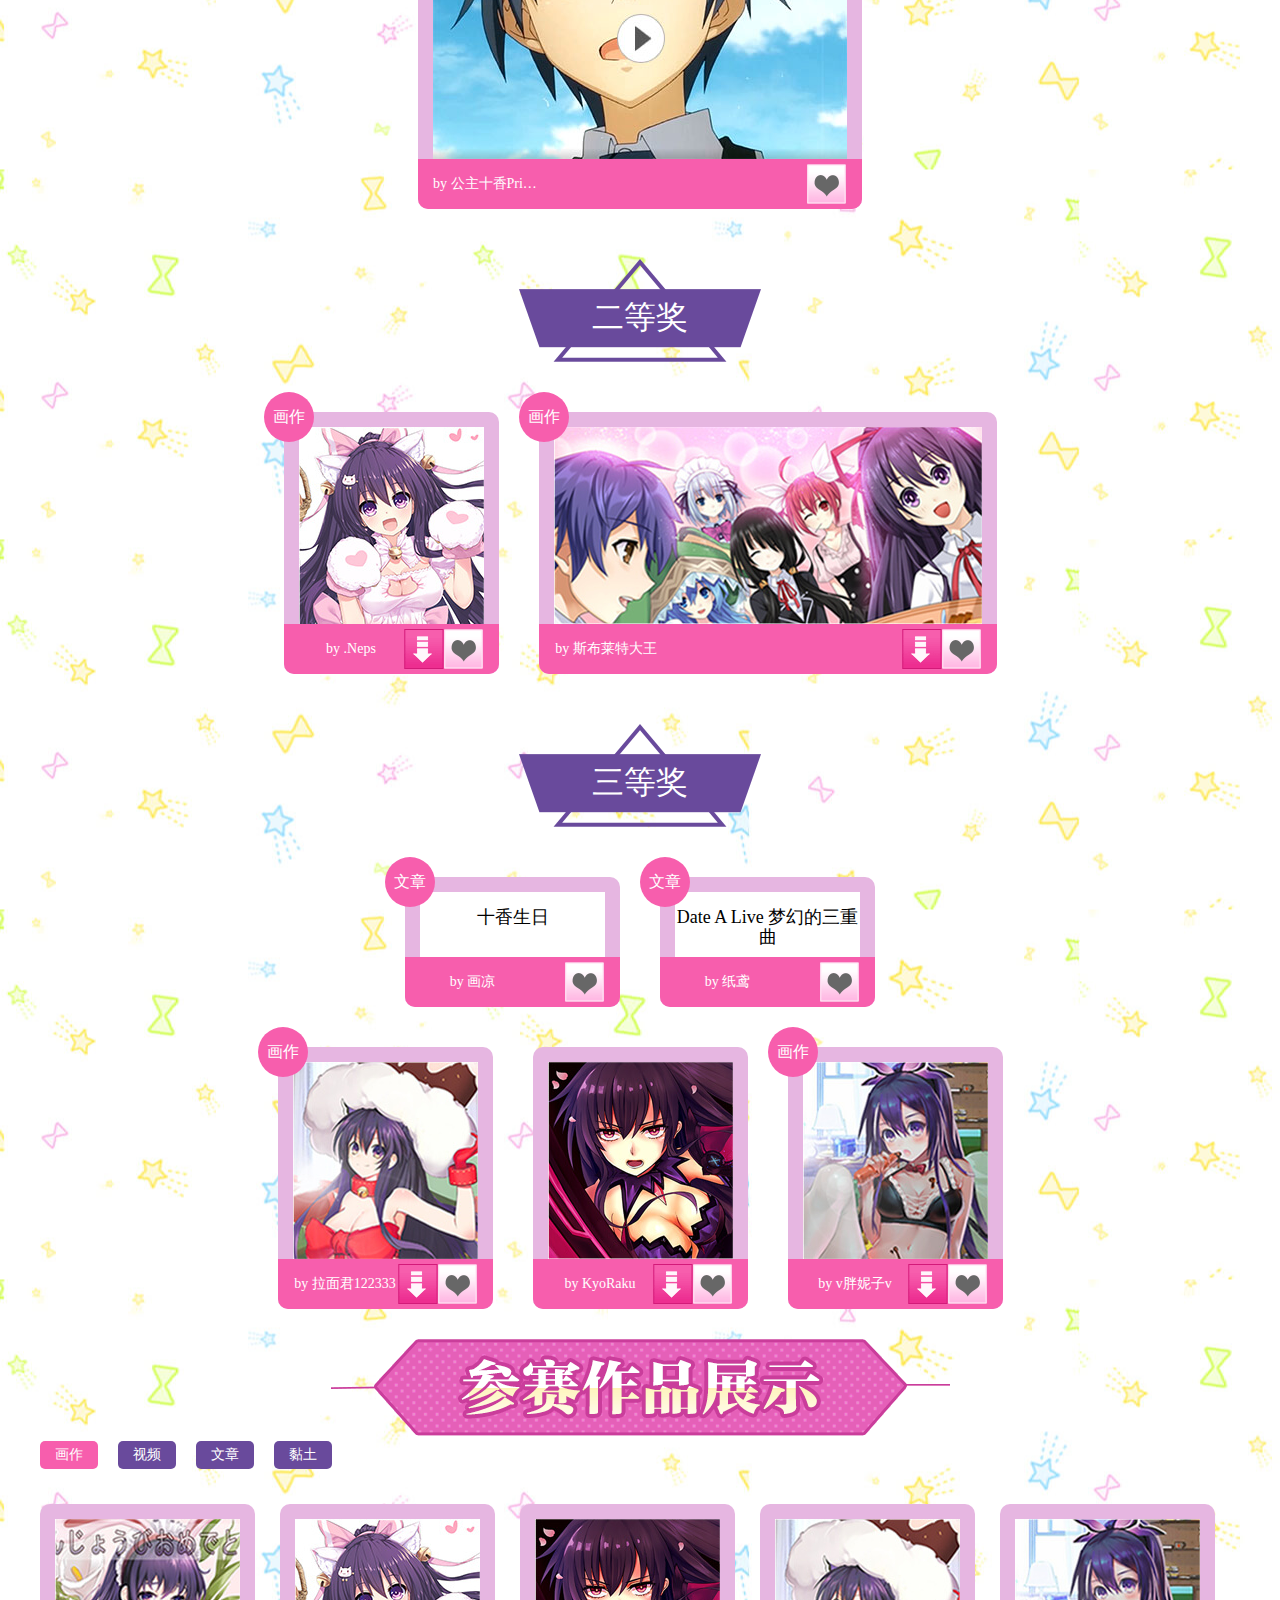
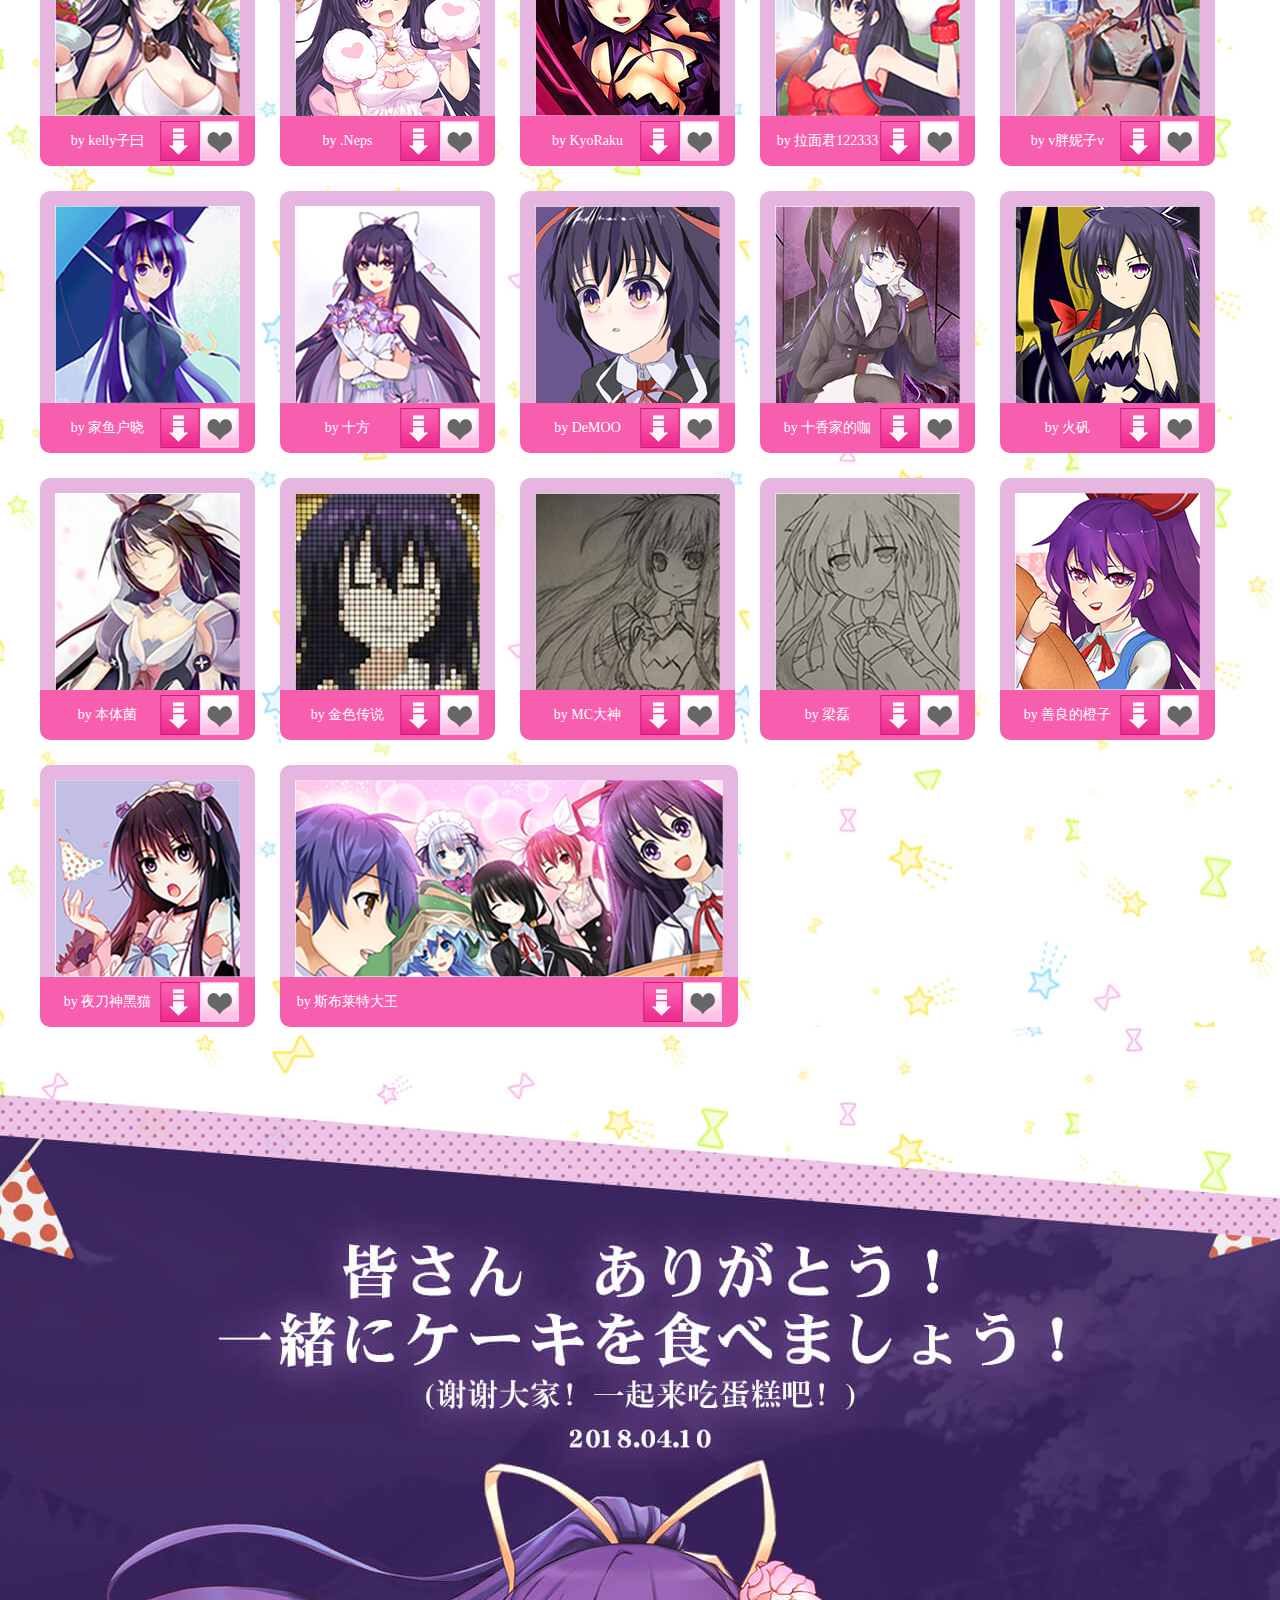
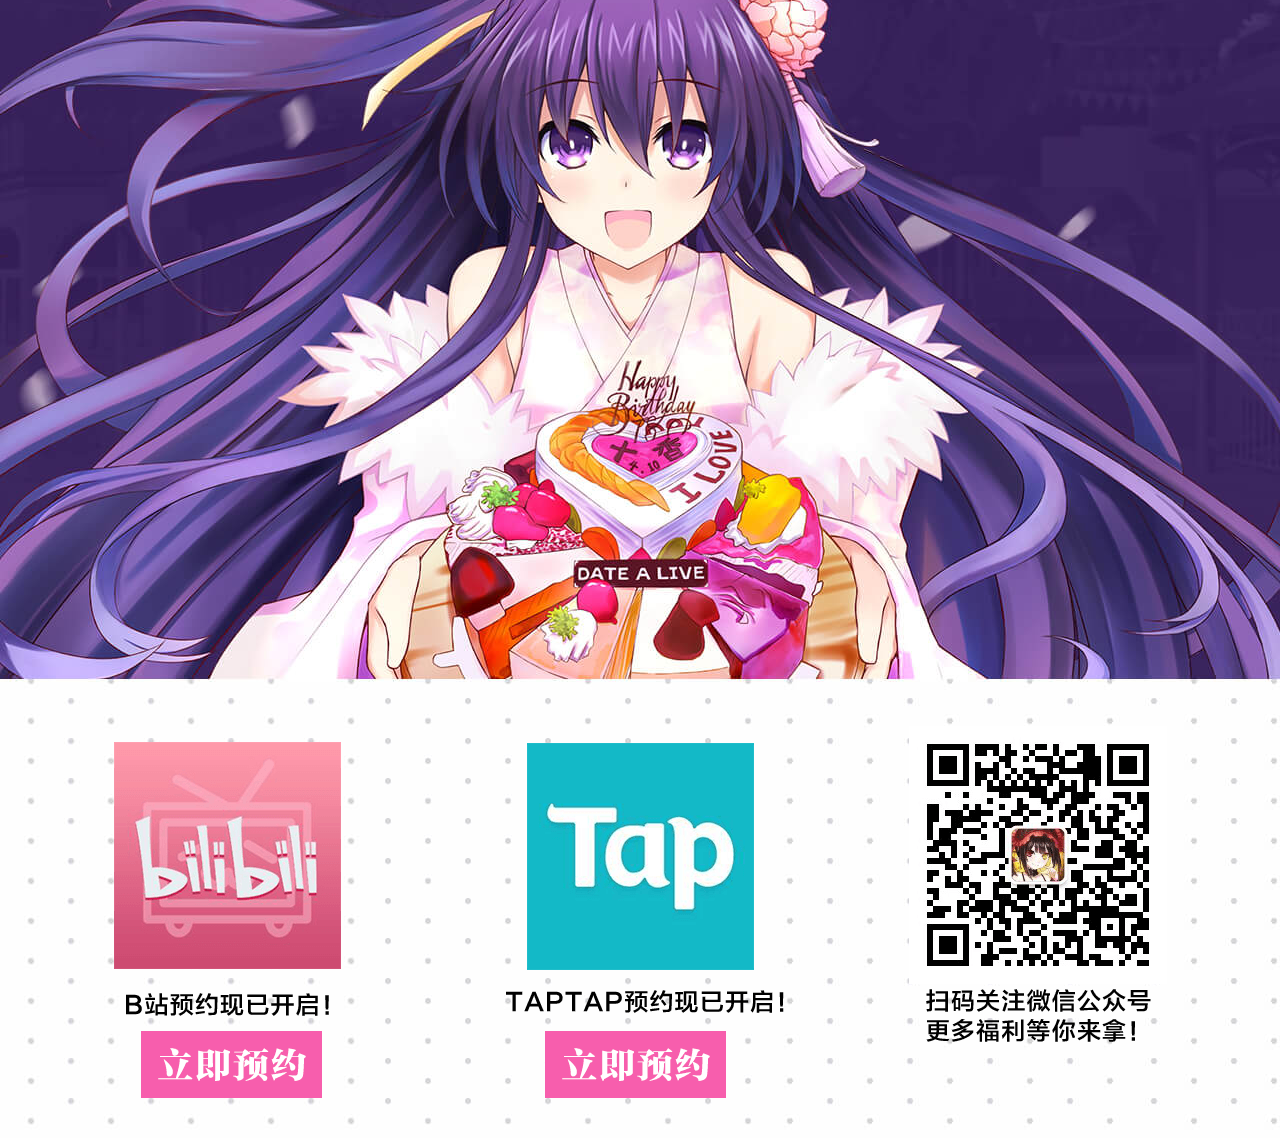
<file: yuehui/html/at.html>
﻿<!DOCTYPE html>
<html>
<head>
<title>【约战：精灵再临】十香生日庆典永久粉丝站</title>
<meta charset="utf-8">
<meta name="keywords" content="约会大作战, 约会大作战手游, 约会大作战游戏, 约会大作战下载, 约会大作战官网, 约会大作战攻略, 约会大作战礼包, 约会大作战公测, 约战：精灵再临">
<meta name="description" content="十香ちゃん　誕生日おめでとう！">
<link rel="shortcut icon" href="//gamepic.heitao.com/dal/website/3.0/3/favicon.ico" />
<link rel="stylesheet" type="text/css" href="../css/at.css">
</head>
<body>
<div class="wrap">
    <div class="up">
    </div>

    <div class="section section1">
        <img class="logo" src="../images/logo.png">

        <img class="slogan" src="../images/slogan-at.png">
        <img class="ad" src="../images/ad.png">
        <div class="topbg"></div>
    </div>
    <div class="section section2"></div>
    <div class="section section3"></div>
    <div class="section section4">
        <img class="title" src="../images/t1-at.png">
        <div class="shownav">
            <span class="navact">排名奖</span>
            <span>真爱奖</span>
        </div>
        <div class="gift_rank">
            <div class="rank"><p>一等奖</p></div>
            <div class="rankbox">
                <ul>
                    <li data="v1">
                        <img class="headpic rank1" data="100" src="../images/v_1.jpg">
                        <div class="user">
                            <span class="username">by 公主十香Princess</span>
                            <span class="listbtns">
                                <!-- <a href=""><img src="images/downbtn.png"></a> -->
                                <img class="zan" src="../images/heart1.png">
                            </span>
                        </div>
                        <div class="type">视频</div>
                    </li>
                </ul>
            </div>
            <div class="rank"><p>二等奖</p></div>
            <div class="rankbox">
                <ul>
                    <li data="d3">
                        <img class="headpic" data="1" src="../images/u3.jpg">
                        <div class="user">
                            <span class="username">by .Neps</span>

                            <span class="listbtns">
                                <a href="//gamepic.heitao.com/dal/website/3.0/3/m/pic/shuiyin/pic3.rar" download="tohka3">
                                    <img src="../images/downbtn.png">
                                </a>
                                <img class="zan" src="../images/heart1.png">
                            </span>
                        </div>
                        <div class="type">画作</div>
                    </li>
                    <li data="d18">
                        <img class="headpic" data="16" src="../images/u18.jpg">
                        <div class="user">
                            <span class="username">by 斯布莱特大王</span>
                            <span class="listbtns">
                                <a href="//gamepic.heitao.com/dal/website/3.0/3/m/pic/shuiyin/pic18.jpg" download="tohka18">
                                    <img src="../images/downbtn.png">
                                </a>
                                <img class="zan" src="../images/heart1.png">
                            </span>
                        </div>
                        <div class="type">画作</div>
                    </li>
                </ul>
            </div>
            <div class="rank"><p>三等奖</p></div>
            <div class="rankbox">
                <ul>
                    <li data="a9">
                        <div class="wztitle"  article_id="2091">
                            十香生日
                        </div>
                        <div class="user">
                            <span class="username">by 画凉</span>
                            <span class="listbtns">
                                <img class="zan" src="../images/heart1.png">
                            </span>
                        </div>
                        <div class="type">文章</div>
                    </li>
                    <li data="a16">
                        <div class="wztitle" article_id="2084">
                            Date A Live 梦幻的三重曲
                        </div>
                        <div class="user">
                            <span class="username">by 纸鸢</span>
                            <span class="listbtns">
                                <img class="zan" src="../images/heart1.png">
                            </span>
                        </div>
                        <div class="type">文章</div>
                    </li><br/>
                    <li data="d5">
                        <img class="headpic" data="3" src="../images/u5.jpg">
                        <div class="user">
                            <span class="username">by 拉面君122333</span>
                            <span class="listbtns">
                                <a href="//gamepic.heitao.com/dal/website/3.0/3/m/pic/shuiyin/pic5.jpg" download="tohka5">
                                    <img src="../images/downbtn.png">
                                </a>
                                <img class="zan" src="../images/heart1.png">
                            </span>
                        </div>
                        <div class="type">画作</div>
                    </li>
                    <li data="d4">
                        <img class="headpic" data="2" src="../images/u4.jpg">
                        <div class="user">
                            <span class="username">by KyoRaku</span>
                            <span class="listbtns">
                            <a href="//gamepic.heitao.com/dal/website/3.0/3/m/pic/shuiyin/pic4.jpg" download="tohka4">
                                    <img src="../images/downbtn.png">
                                </a>
                                <img class="zan" src="../images/heart1.png">
                            </span>
                        </div>
                    </li>
                    <li data="d6">
                        <img class="headpic" data="4" src="../images/u6.jpg">
                        <div class="user">
                            <span class="username">by v胖妮子v</span>
                            <span class="listbtns">
                                <a href="//gamepic.heitao.com/dal/website/3.0/3/m/pic/shuiyin/pic6.jpg" download="tohka6">
                                    <img src="../images/downbtn.png">
                                </a>
                                <img class="zan" src="../images/heart1.png">
                            </span>
                        </div>
                        <div class="type">画作</div>
                    </li>
                </ul>
            </div>
        </div>
        <div class="gift_love hide">
            <div class="typetitle">画作</div>
            <div class="rankbox">
                <ul>
                    <li data="d3">
                        <img class="headpic" data="1" src="../images/u3.jpg">
                        <div class="user">
                            <span class="username">by .Neps</span>

                            <span class="listbtns">
                                <a href="//gamepic.heitao.com/dal/website/3.0/3/m/pic/shuiyin/pic3.rar" download="tohka3">
                                    <img src="../images/downbtn.png">
                                </a>
                                <img class="zan" src="../images/heart1.png">
                            </span>
                        </div>
                        <div class="type">画作</div>
                    </li>
                    <li data="d5">
                        <img class="headpic" data="3" src="../images/u5.jpg">
                        <div class="user">
                            <span class="username">by 拉面君122333</span>
                            <span class="listbtns">
                                <a href="//gamepic.heitao.com/dal/website/3.0/3/m/pic/shuiyin/pic5.jpg" download="tohka5">
                                    <img src="../images/downbtn.png">
                                </a>
                                <img class="zan" src="../images/heart1.png">
                            </span>
                        </div>
                        <div class="type">画作</div>
                    </li>
                    <li data="d4">
                        <img class="headpic" data="2" src="../images/u4.jpg">
                        <div class="user">
                            <span class="username">by KyoRaku</span>
                            <span class="listbtns">
                            <a href="//gamepic.heitao.com/dal/website/3.0/3/m/pic/shuiyin/pic4.jpg" download="tohka4">
                                    <img src="../images/downbtn.png">
                                </a>
                                <img class="zan" src="../images/heart1.png">
                            </span>
                        </div>
                    </li>
                    <li data="d6">
                        <img class="headpic" data="4" src="../images/u6.jpg">
                        <div class="user">
                            <span class="username">by v胖妮子v</span>
                            <span class="listbtns">
                                <a href="//gamepic.heitao.com/dal/website/3.0/3/m/pic/shuiyin/pic6.jpg" download="tohka6">
                                    <img src="../images/downbtn.png">
                                </a>
                                <img class="zan" src="../images/heart1.png">
                            </span>
                        </div>
                        <div class="type">画作</div>
                    </li>
                    <li data="d18">
                        <img class="headpic" data="16" src="../images/u18.jpg">
                        <div class="user">
                            <span class="username">by 斯布莱特大王</span>
                            <span class="listbtns">
                                <a href="//gamepic.heitao.com/dal/website/3.0/3/m/pic/shuiyin/pic18.jpg" download="tohka18">
                                    <img src="../images/downbtn.png">
                                </a>
                                <img class="zan" src="../images/heart1.png">
                            </span>
                        </div>
                        <div class="type">画作</div>
                    </li>
                </ul>
            </div>
            <div class="typetitle">文章</div>
            <div class="rankbox">
                <ul>
                    <li data="a16">
                        <div class="wztitle" article_id="2084">
                            Date A Live 梦幻的三重曲
                        </div>
                        <div class="user">
                            <span class="username">by 纸鸢</span>
                            <span class="listbtns">
                                <img class="zan" src="../images/heart1.png">
                            </span>
                        </div>
                        <div class="type">文章</div>
                    </li>
                    <li data="a9">
                        <div class="wztitle"  article_id="2091">
                            十香生日
                        </div>
                        <div class="user">
                            <span class="username">by 画凉</span>
                            <span class="listbtns">
                                <img class="zan" src="../images/heart1.png">
                            </span>
                        </div>
                        <div class="type">文章</div>
                    </li>
                    <li data="a3">
                        <div class="wztitle" article_id="2082">
                            十香the
                            Birthday party
                        </div>
                        <div class="user">
                            <span class="username">by EL</span>
                            <span class="listbtns">
                                <img class="zan" src="../images/heart1.png">
                            </span>

                        </div>
                        <div class="type">文章</div>
                    </li>
                    <li data="a18">
                        <div class="wztitle" article_id="2077">
                            生日风波
                        </div>
                        <div class="user">
                            <span class="username">by 燃野味珂</span>
                            <span class="listbtns">
                                <img class="zan" src="../images/heart1.png">
                            </span>

                        </div>
                        <div class="type">文章</div>
                    </li>
                </ul>
            </div>
            <div class="typetitle">视频</div>
            <div class="rankbox">
                <ul>
                    <li data="v1">
                        <img class="headpic rank1" data="100" src="../images/v_1.jpg">
                        <div class="user">
                            <span class="username">by 公主十香Princess</span>
                            <span class="listbtns">
                                <!-- <a href=""><img src="images/downbtn.png"></a> -->
                                <img class="zan" src="../images/heart1.png">
                            </span>
                        </div>
                        <div class="type">视频</div>
                    </li>
                </ul>
            </div>
        </div>
        <img class="title" src="../images/t2-at.png">
        <div class="cont">
            <div class="nav">
                <span class="navact">画作</span>
                <span>视频</span>
                <span>文章</span>
                <span>黏土</span>
            </div>
            <div class="listbox">
                <ul class="piclist">
                    <li data="d1">
                        <img class="headpic" src="../images/u1.jpg">
                        <div class="user">
                            <span class="username">by kelly子曰</span>
                            <span class="listbtns">
                            <a href="//gamepic.heitao.com/dal/website/3.0/3/m/pic/shuiyin/pic1.jpg" download="tohka1">
                                    <img src="../images/downbtn.png">
                                </a>
                                <img class="zan" src="../images/heart1.png">
                            </span>
                        </div>
                    </li>

                    <li data="d3">
                        <img class="headpic" src="../images/u3.jpg">
                        <div class="user">
                            <span class="username">by .Neps</span>
                            <span class="listbtns">
                            <a href="//gamepic.heitao.com/dal/website/3.0/3/m/pic/shuiyin/pic3.rar" download="tohka3">
                                    <img src="../images/downbtn.png">
                                </a>
                                <img class="zan" src="../images/heart1.png">
                            </span>
                        </div>
                    </li>
                    <li data="d4">
                        <img class="headpic" src="../images/u4.jpg">
                        <div class="user">
                            <span class="username">by KyoRaku</span>
                            <span class="listbtns">
                            <a href="//gamepic.heitao.com/dal/website/3.0/3/m/pic/shuiyin/pic4.jpg" download="tohka4">
                                    <img src="../images/downbtn.png">
                                </a>
                                <img class="zan" src="../images/heart1.png">
                            </span>
                        </div>
                    </li>
                    <li data="d5">
                        <img class="headpic" src="../images/u5.jpg">
                        <div class="user">
                            <span class="username">by 拉面君122333</span>
                            <span class="listbtns">
                            <a href="//gamepic.heitao.com/dal/website/3.0/3/m/pic/shuiyin/pic5.jpg" download="tohka5">
                                    <img src="../images/downbtn.png">
                                </a>
                                <img class="zan" src="../images/heart1.png">
                            </span>
                        </div>
                    </li>
                    <li data="d6">
                        <img class="headpic" src="../images/u6.jpg">
                        <div class="user">
                            <span class="username">by v胖妮子v</span>
                            <span class="listbtns">
                            <a href="//gamepic.heitao.com/dal/website/3.0/3/m/pic/shuiyin/pic6.jpg" download="tohka6">
                                    <img src="../images/downbtn.png">
                                </a>
                                <img class="zan" src="../images/heart1.png">
                            </span>
                        </div>
                    </li>
                    <li data="d7">
                        <img class="headpic" src="../images/u7.jpg">
                        <div class="user">
                            <span class="username">by 家鱼户晓</span>
                            <span class="listbtns">
                            <a href="//gamepic.heitao.com/dal/website/3.0/3/m/pic/shuiyin/pic7.jpg" download="tohka7">
                                    <img src="../images/downbtn.png">
                                </a>
                                <img class="zan" src="../images/heart1.png">
                            </span>
                        </div>
                    </li>
                    <li data="d8">
                        <img class="headpic" src="../images/u8.jpg">
                        <div class="user">
                            <span class="username">by 十方</span>
                            <span class="listbtns">
                            <a href="//gamepic.heitao.com/dal/website/3.0/3/m/pic/shuiyin/pic8.jpg" download="tohka8">
                                    <img src="../images/downbtn.png">
                                </a>
                                <img class="zan" src="../images/heart1.png">
                            </span>
                        </div>
                    </li>
                    <li data="d9">
                        <img class="headpic" src="../images/u9.jpg">
                        <div class="user">
                            <span class="username">by DeMOO</span>
                            <span class="listbtns">
                            <a href="//gamepic.heitao.com/dal/website/3.0/3/m/pic/shuiyin/pic9.jpg" download="tohka9">
                                    <img src="../images/downbtn.png">
                                </a>
                                <img class="zan" src="../images/heart1.png">
                            </span>
                        </div>
                    </li>
                    <li data="d10">
                        <img class="headpic" src="../images/u10.jpg">
                        <div class="user">
                            <span class="username">by 十香家的咖</span>
                            <span class="listbtns">
                            <a href="//gamepic.heitao.com/dal/website/3.0/3/m/pic/shuiyin/pic10.jpg" download="tohka10">
                                    <img src="../images/downbtn.png">
                                </a>
                                <img class="zan" src="../images/heart1.png">
                            </span>
                        </div>
                    </li>
                    <li data="d11">
                        <img class="headpic" src="../images/u11.jpg">
                        <div class="user">
                            <span class="username">by 火矾</span>
                            <span class="listbtns">
                            <a href="//gamepic.heitao.com/dal/website/3.0/3/m/pic/shuiyin/pic11.jpg" download="tohka11">
                                    <img src="../images/downbtn.png">
                                </a>
                                <img class="zan" src="../images/heart1.png">
                            </span>
                        </div>
                    </li>
                    <li data="d12">
                        <img class="headpic" src="../images/u12.jpg">
                        <div class="user">
                            <span class="username">by 本体菌</span>
                            <span class="listbtns">
                            <a href="//gamepic.heitao.com/dal/website/3.0/3/m/pic/shuiyin/pic12.jpg" download="tohka12">
                                    <img src="../images/downbtn.png">
                                </a>
                                <img class="zan" src="../images/heart1.png">
                            </span>
                        </div>
                    </li>
                    <li data="d13">
                        <img class="headpic" src="../images/u13.jpg">
                        <div class="user">
                            <span class="username">by 金色传说</span>
                            <span class="listbtns">
                            <a href="//gamepic.heitao.com/dal/website/3.0/3/m/pic/shuiyin/pic13.rar" download="tohka13">
                                    <img src="../images/downbtn.png">
                                </a>
                                <img class="zan" src="../images/heart1.png">
                            </span>
                        </div>
                    </li>
                    <li data="d14">
                        <img class="headpic" src="../images/u14.jpg">
                        <div class="user">
                            <span class="username">by MC大神</span>
                            <span class="listbtns">
                            <a href="//gamepic.heitao.com/dal/website/3.0/3/m/pic/shuiyin/pic14.jpg" download="tohka14">
                                    <img src="../images/downbtn.png">
                                </a>
                                <img class="zan" src="../images/heart1.png">
                            </span>
                        </div>
                    </li>
                    <li data="d15">
                        <img class="headpic" src="../images/u15.jpg">
                        <div class="user">
                            <span class="username">by 梁磊</span>
                            <span class="listbtns">
                            <a href="//gamepic.heitao.com/dal/website/3.0/3/m/pic/shuiyin/pic15.rar" download="tohka15">
                                    <img src="../images/downbtn.png">
                                </a>
                                <img class="zan" src="../images/heart1.png">
                            </span>
                        </div>
                    </li>
                    <li data="d16">
                        <img class="headpic" src="../images/u16.jpg">
                        <div class="user">
                            <span class="username">by 善良的橙子</span>
                            <span class="listbtns">
                            <a href="//gamepic.heitao.com/dal/website/3.0/3/m/pic/shuiyin/pic16.jpg" download="tohka16">
                                    <img src="../images/downbtn.png">
                                </a>
                                <img class="zan" src="../images/heart1.png">
                            </span>
                        </div>
                    </li>
                    <li data="d17">
                        <img class="headpic" src="../images/u17.jpg">
                        <div class="user">
                            <span class="username">by 夜刀神黑猫</span>
                            <span class="listbtns">
                            <a href="//gamepic.heitao.com/dal/website/3.0/3/m/pic/shuiyin/pic17.jpg" download="tohka17">
                                    <img src="../images/downbtn.png">
                                </a>
                                <img class="zan" src="../images/heart1.png">
                            </span>
                        </div>
                    </li>
                    <li data="d18">
                        <img class="headpic" src="../images/u18.jpg">
                        <div class="user">
                            <span class="username">by 斯布莱特大王</span>
                            <span class="listbtns">
                            <a href="//gamepic.heitao.com/dal/website/3.0/3/m/pic/shuiyin/pic18.jpg" download="tohka18">
                                    <img src="../images/downbtn.png">
                                </a>
                                <img class="zan" src="../images/heart1.png">
                            </span>
                        </div>
                    </li>
                </ul>


                <ul class="videolist hide">
                    <li data="v1">
                        <img class="headpic" src="../images/v1-at.jpg">
                        <div class="user">
                            <span class="username">by 公主十香Princess</span>
                            <span class="listbtns">
                                <img class="zan" src="../images/heart1.png">
                            </span>

                        </div>
                    </li>
                    <li data="v2">
                        <img class="headpic" src="../images/v2-at.jpg">
                        <div class="user">
                            <span class="username">by 拿着三代iPhone的十香</span>
                            <span class="listbtns">
                                <img class="zan" src="../images/heart1.png">
                            </span>

                        </div>
                    </li>
                    <li data="v3">
                        <img class="headpic" src="../images/v3-at.jpg">
                        <div class="user">
                            <span class="username">by 永恒</span>
                            <span class="listbtns">
                                <img class="zan" src="../images/heart1.png">
                            </span>

                        </div>
                    </li>
                    <li data="v4">
                        <img class="headpic" src="../images/v4.jpg">
                        <div class="user">
                            <span class="username">by 无名的歌者</span>
                            <span class="listbtns">
                                <img class="zan" src="../images/heart1.png">
                            </span>

                        </div>
                    </li>
                    <li data="v5">
                        <img class="headpic" src="../images/v5.jpg">
                        <div class="user">
                            <span class="username">by Carmon</span>
                            <span class="listbtns">
                                <img class="zan" src="../images/heart1.png">
                            </span>

                        </div>
                    </li>
                    <li data="v6">
                        <img class="headpic" src="../images/v6.jpg">
                        <div class="user">
                            <span class="username">by K.K</span>
                            <span class="listbtns">
                                <img class="zan" src="../images/heart1.png">
                            </span>

                        </div>
                    </li>
                </ul>



                <ul class="articlelist hide">
                    <li data="a1">
                        <div class="wztitle" article_id="2096">
                            这也许,是梦吧,
                            Tohka
                        </div>
                        <div class="user">
                            <span class="username">by 秋逐叶</span>
                            <span class="listbtns">
                                <img class="zan" src="../images/heart1.png">
                            </span>

                        </div>
                    </li>
                    <li data="a2">
                        <div class="wztitle" article_id="2089">
                            十香exchange
                        </div>
                        <div class="user">
                            <span class="username">by 吴昊天</span>
                            <span class="listbtns">
                                <img class="zan" src="../images/heart1.png">
                            </span>

                        </div>
                    </li>
                    <li data="a3">
                        <div class="wztitle" article_id="2082">
                            十香the
                            Birthday party
                        </div>
                        <div class="user">
                            <span class="username">by EL</span>
                            <span class="listbtns">
                                <img class="zan" src="../images/heart1.png">
                            </span>

                        </div>
                    </li>
                    <li data="a4">
                        <div class="wztitle" article_id="2085">
                            真的没问题吗十香
                        </div>
                        <div class="user">
                            <span class="username">by 白露(二十四桥)</span>
                            <span class="listbtns">
                                <img class="zan" src="../images/heart1.png">
                            </span>

                        </div>
                    </li>
                    <li data="a5">
                        <div class="wztitle" article_id="2086">
                            花火下的永恒
                        </div>
                        <div class="user">
                            <span class="username">by 若载</span>
                            <span class="listbtns">
                                <img class="zan" src="../images/heart1.png">
                            </span>

                        </div>
                    </li>
                    <li data="a6">
                        <div class="wztitle" article_id="2099">
                            美好的生日聚会
                        </div>
                        <div class="user">
                            <span class="username">by 十香</span>
                            <span class="listbtns">
                                <img class="zan" src="../images/heart1.png">
                            </span>

                        </div>
                    </li>
                    <li data="a7">
                        <div class="wztitle" article_id="2087">
                            有声读物试写
                        </div>
                        <div class="user">
                            <span class="username">by 佛系二亚(trill)</span>
                            <span class="listbtns">
                                <img class="zan" src="../images/heart1.png">
                            </span>

                        </div>
                    </li>
                    <li data="a8">
                        <div class="wztitle"  article_id="2088">
                            花火下的永恒
                        </div>
                        <div class="user">
                            <span class="username">by 撰文组精灵老九</span>
                            <span class="listbtns">
                                <img class="zan" src="../images/heart1.png">
                            </span>

                        </div>
                    </li>
                    <li data="a9">
                        <div class="wztitle"  article_id="2091">
                            十香生日
                        </div>
                        <div class="user">
                            <span class="username">by 画凉</span>
                            <span class="listbtns">
                                <img class="zan" src="../images/heart1.png">
                            </span>

                        </div>
                    </li>
                    <li data="a10">
                        <div class="wztitle"  article_id="2101">
                            十香生日
                        </div>
                        <div class="user">
                            <span class="username">by 画凉</span>
                            <span class="listbtns">
                                <img class="zan" src="../images/heart1.png">
                            </span>

                        </div>
                    </li>
                    <li data="a11">
                        <div class="wztitle" article_id="2092">
                            士道和十香的一天
                        </div>
                        <div class="user">
                            <span class="username">by 你是我的唯一</span>
                            <span class="listbtns">
                                <img class="zan" src="../images/heart1.png">
                            </span>

                        </div>
                    </li>
                    <li data="a12">
                        <div class="wztitle" article_id="2093">
                            四月十日
                        </div>
                        <div class="user">
                            <span class="username">by 梁磊</span>
                            <span class="listbtns">
                                <img class="zan" src="../images/heart1.png">
                            </span>

                        </div>
                    </li>
                    <li data="a13">
                        <div class="wztitle" article_id="2097">
                            黄豆粉面包做法
                        </div>
                        <div class="user">
                            <span class="username">by 757904mkf</span>
                            <span class="listbtns">
                                <img class="zan" src="../images/heart1.png">
                            </span>

                        </div>
                    </li>
                    <li data="a14">
                        <div class="wztitle" article_id="2094">
                            我永远喜欢夜刀十神香
                        </div>
                        <div class="user">
                            <span class="username">by 士织</span>
                            <span class="listbtns">
                                <img class="zan" src="../images/heart1.png">
                            </span>

                        </div>
                    </li>
                    <li data="a15">
                        <div class="wztitle" article_id="2098">
                            十香Birthday
                        </div>
                        <div class="user">
                            <span class="username">by 四厨EL</span>
                            <span class="listbtns">
                                <img class="zan" src="../images/heart1.png">
                            </span>

                        </div>
                    </li>
                    <li data="a16">
                        <div class="wztitle" article_id="2084">
                            Date A Live 梦幻的三重曲
                        </div>
                        <div class="user">
                            <span class="username">by 纸鸢</span>
                            <span class="listbtns">
                                <img class="zan" src="../images/heart1.png">
                            </span>

                        </div>
                    </li>
                    <li data="a17">
                        <div class="wztitle" article_id="2083">
                            将邂逅的生日献给最天真的公主
                        </div>
                        <div class="user">
                            <span class="username">by 天三</span>
                            <span class="listbtns">
                                <img class="zan" src="../images/heart1.png">
                            </span>

                        </div>
                    </li>
                    <li data="a18">
                        <div class="wztitle" article_id="2077">
                            生日风波
                        </div>
                        <div class="user">
                            <span class="username">by 燃野味珂</span>
                            <span class="listbtns">
                                <img class="zan" src="../images/heart1.png">
                            </span>

                        </div>
                    </li>

                    <li data="a19">
                        <div class="wztitle" article_id="2095">
                            在曾经许下的约定
                        </div>
                        <div class="user">
                            <span class="username">by 逆光の思</span>
                            <span class="listbtns">
                                <img class="zan" src="../images/heart1.png">
                            </span>

                        </div>
                    </li>
                    <li data="a20">
                        <div class="wztitle" article_id="2090">
                            十香生日
                        </div>
                        <div class="user">
                            <span class="username">by trill</span>
                            <span class="listbtns">
                                <img class="zan" src="../images/heart1.png">
                            </span>

                        </div>
                    </li>
                </ul>
                <ul class="nt hide">
                    <li data="n1">
                        <img class="headpic" src="../images/n1.jpg">
                        <div class="user">
                            <span class="username">by 永恒灬金色轮回</span>
                            <span class="listbtns">
                                <img class="zan" src="../images/heart1.png">
                            </span>
                        </div>
                    </li>
                </ul>
            </div>
        </div>
    </div>
    <div class="section section5"></div>
    <div class="section section6">
        <div class="botbox">
            <a class="yybtn" target="_blank" href="http://www.biligame.com/detail/?id=101601"></a>
            <a class="ttyy"  target="_blank" href="https://www.taptap.com/app/79899"></a>
        </div>
    </div>
</div>
<div class="pop">
    <div class="poplist loginbox hide">
        <div class="poptitle">登录<div class="close">×</div></div>
        <div class="sys">
            <span>选择系统：</span>
            <span class="choose" data-os="2"></span>
            <span>iOS</span>
            <span class="choose" data-os="1"></span>
            <span>安卓</span>
        </div>
        <div class="codebox">
            <input class="mobile" type="" name="" placeholder="请输入手机号">
            <div class="getcode">获取验证码</div>
        </div>
        <input class="code" type="" name="" placeholder="请输入验证码">
        <div class="tj">登录</div>
    </div>
    <div class="picbox hide">
        <img class="leftbtn" src="../images/left.png">
        <div class="pic">
            <div class="pictitle">
                <div class="picuser">作者：aaaa</div>
                <!-- <a class="download" href="">下载作品</a> -->
            </div>
            <img class="picimg" src="../images/pic1-at.jpg">
        </div>
        <img class="picclose" src="../images/close-at.png">
        <img class="rightbtn" src="../images/right.png">
    </div>
    <div class="articlebox">
        <div class="close artclose">×</div>
        <div class="pictitle">
            <div class="picuser"></div>
        </div>
        <div class="artcont">

        </div>
    </div>
    <div class="videobox">
        <div class="videoconbox">
            <div class="close videoclose">×</div>
            <div class="videocont">
                <video src="" autoplay="true"></video>
            </div>
        </div>
    </div>
</div>
<script type="text/javascript">
    var url_pic = '//gamepic.heitao.com/dal/website/3.0/3/p';
    var cs = '';
</script>
<script src="../js/jquery-1.9.1.min.js"></script>
<script type="text/javascript" src="../js/jquery.cookie.js"></script>
<script type="text/javascript" src="../js/at.js"></script>
</body>
</html>
</file>
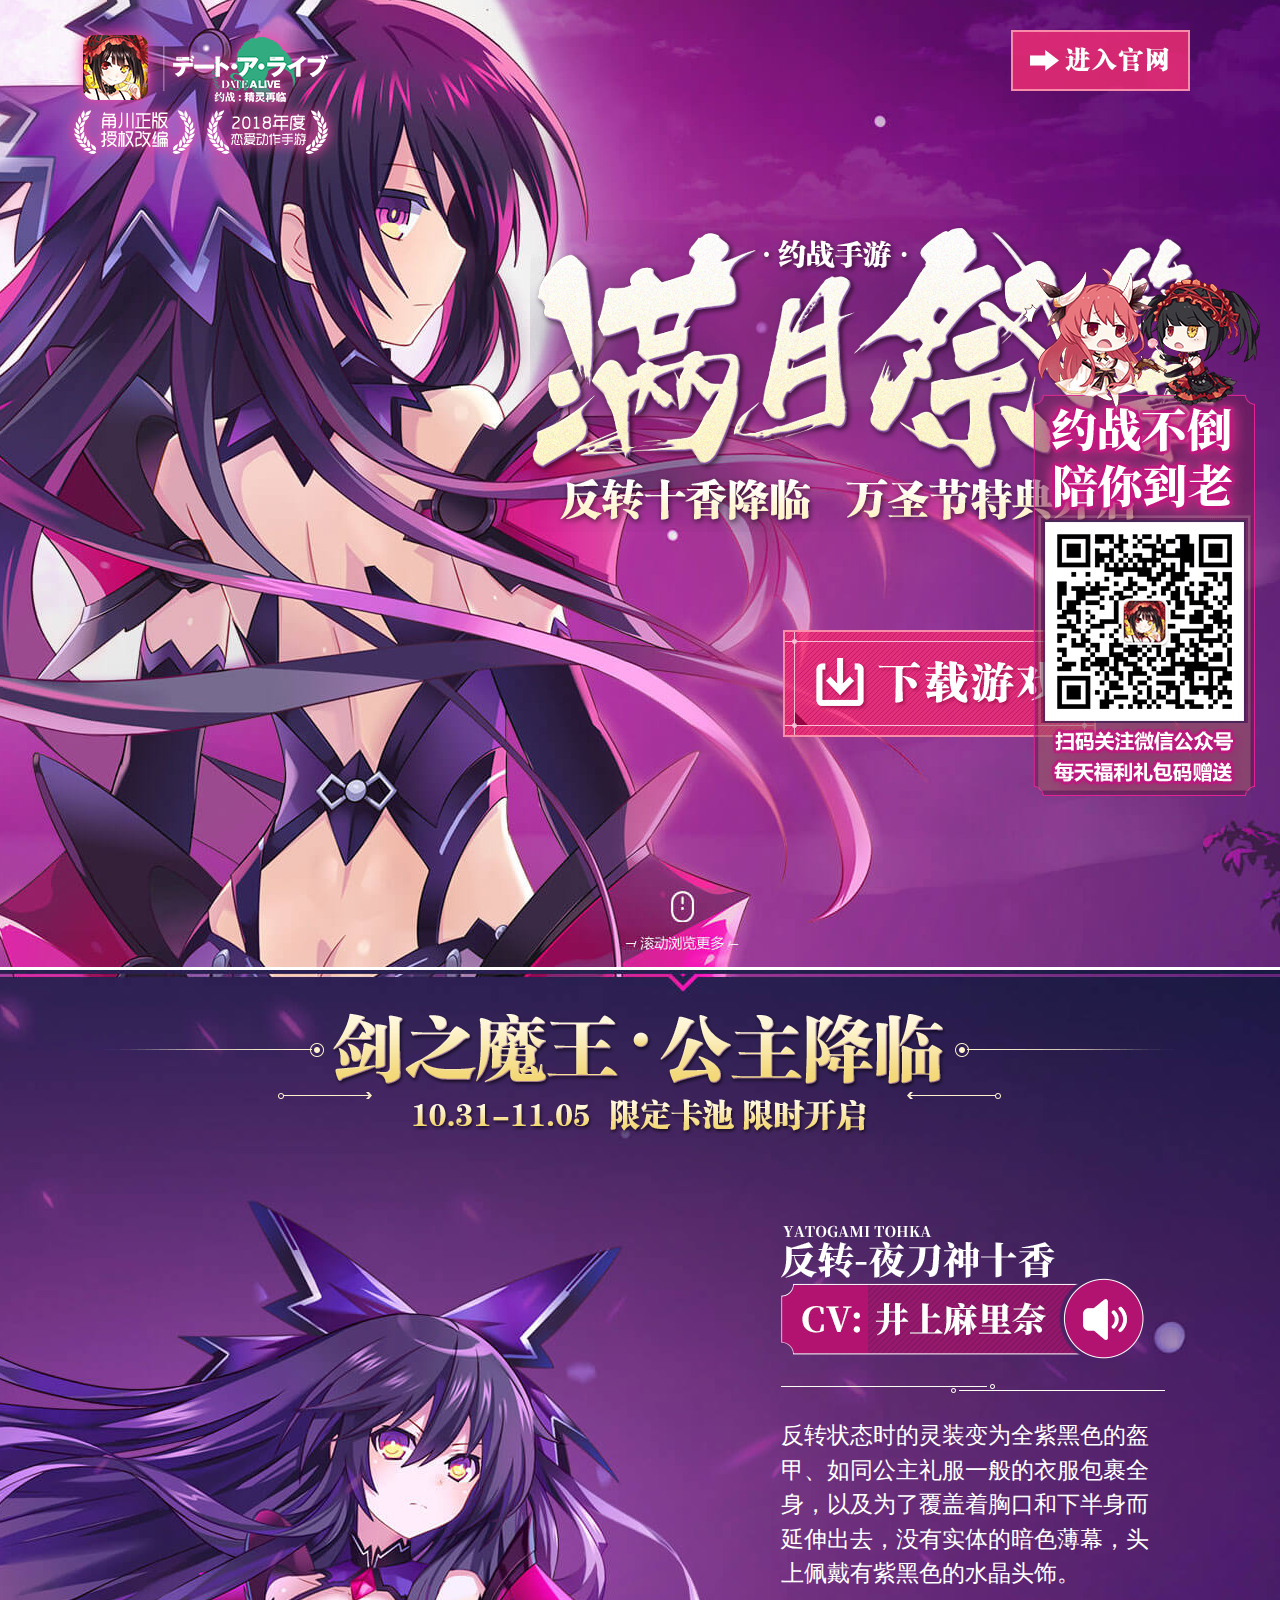
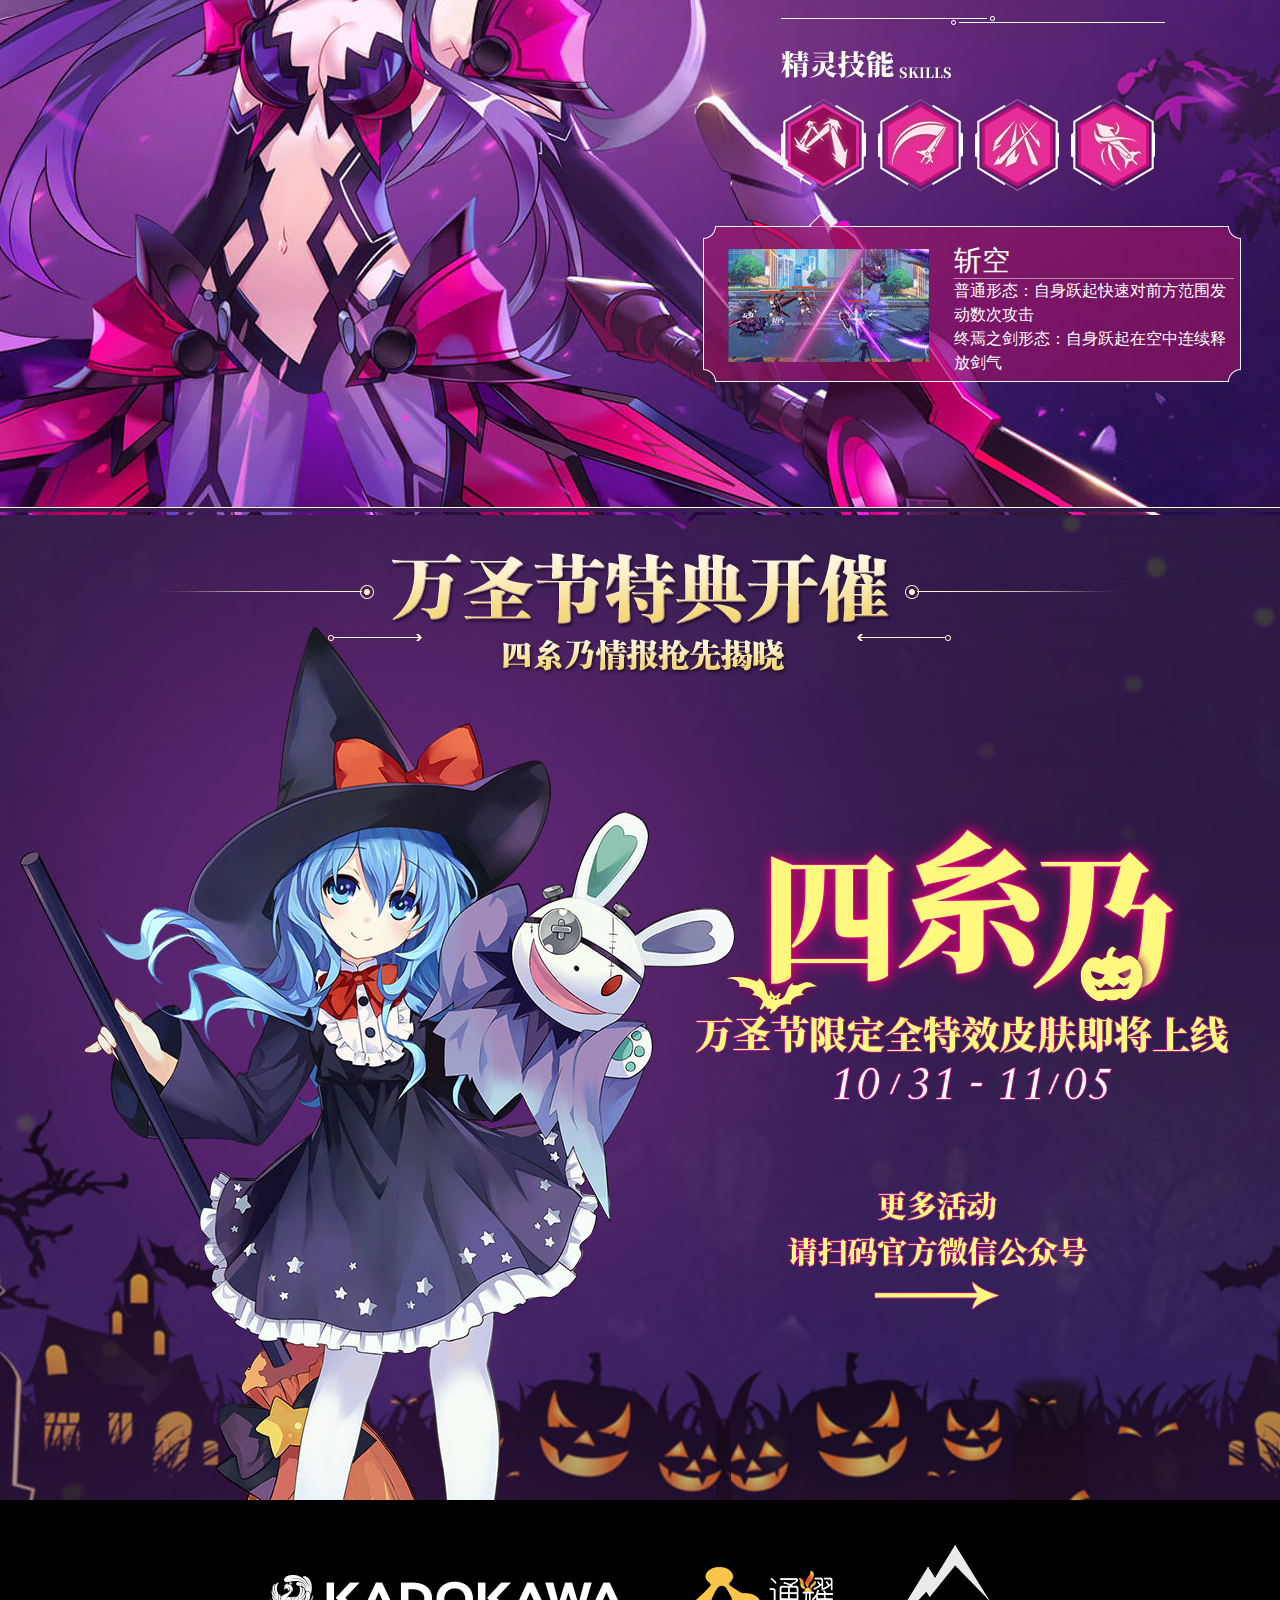
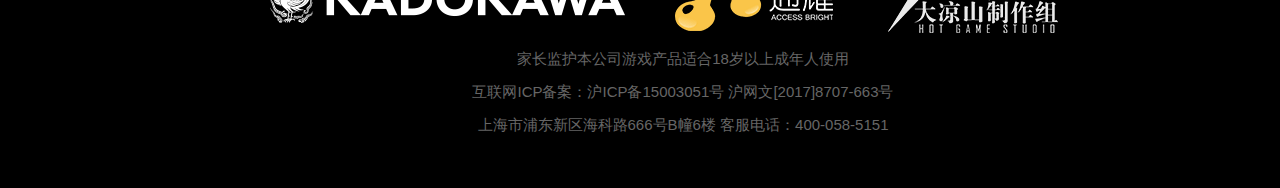
<file: yuehui/html/lm.html>
<!DOCTYPE html>
<html lang="en">
<head>
    <meta charset="UTF-8">
    <meta name="viewport" content="width=device-width, initial-scale=1.0">
    <meta http-equiv="X-UA-Compatible" content="ie=edge">
    <title>Document</title>
    <link rel="stylesheet" href="../css/common-lm.css">
    <link rel="stylesheet" href="../css/base-lm.css">
    <script src="../js/jquery-1.9.1.min.js"></script>
    

</head>
<body>
    <div class="wrap">
        <img src="../images/logo-lm.png" alt="" class="logo">
        <a class="jr"  href="../index.html">
            <img src="../images/jr.png" alt="">
        </a>
        <img src="../images/side-lm.png" alt="" class="side">
        <div class="one">
            
            <img src="../images/slogan-lm.png" alt="" class="tu">
            <img src="../images/xz.png" alt="" class="tw">
        </div>
        <div class='two'>
            <img src="../images/t1-lm.png" alt="" class="tu_t"> 
            <div class="two_t">
                <img src="../images/name-lm.png" alt="" >
                <img src="../images/cv.png" alt="" class="cv">
                <img src="../images/line.png" alt="" class="line">
                <span>
                    反转状态时的灵装变为全紫黑色的盔<br>
                    甲、如同公主礼服一般的衣服包裹全<br>
                    身，以及为了覆盖着胸口和下半身而<br>
                    延伸出去，没有实体的暗色薄幕，头<br>
                    上佩戴有紫黑色的水晶头饰。 
                </span>
                <img src="../images/line.png" alt="" class="line_t">
                <img src="../images/jntitle.png" alt="" class="jntitle">
                <ul class="pnav">
                    <li style="background:url(../images/jn.png) 0px -106px no-repeat"></li>
                    <li style="background:url(../images/jn.png) -103px 0px no-repeat"></li>
                    <li style="background:url(../images/jn.png) -192px 0px no-repeat"></li>
                    <li style="background:url(../images/jn.png) -288px 0px no-repeat"></li>
                </ul>
            </div>
            <div class="jinBox">
                <img src="../images/arrow.png" alt="" class="arrow">
                <img src="../images/jn1.gif" alt="" class="gif">
                <div class="jinLie">
                    <p>斩空</p>
                    <span>
                        普通形态：自身跃起快速对前方范围发动数次攻击
                        <br>
                        终焉之剑形态：自身跃起在空中连续释放剑气
                    </span>
                </div>

            </div>
        </div>
        <div class='three'>
            <img src="../images/t2-lm.png" alt="" class="t2">
            <img src="../images/smn.png" alt="" class="smn">
            <img src="../images/more.png" alt="" class="more">
        </div>
        <div class='footer'>
            <div class="footer_t">
                <img src="../images/boticon-lm.png" alt="">
            </div>
            <div class="footer_b">
                <p>
                家长监护本公司游戏产品适合18岁以上成年人使用<br>
                </p>
                <p>
                互联网ICP备案：沪ICP备15003051号 沪网文[2017]8707-663号<br>
                </p>    
                <p>
                上海市浦东新区海科路666号B幢6楼  客服电话：400-058-5151<br>
                </p>
            </div>
        </div>
    </div>
    <script>
        var images_url = '../images/';
    </script>
    <script src="../js/lm.js"></script>
</body>
</html>
</file>
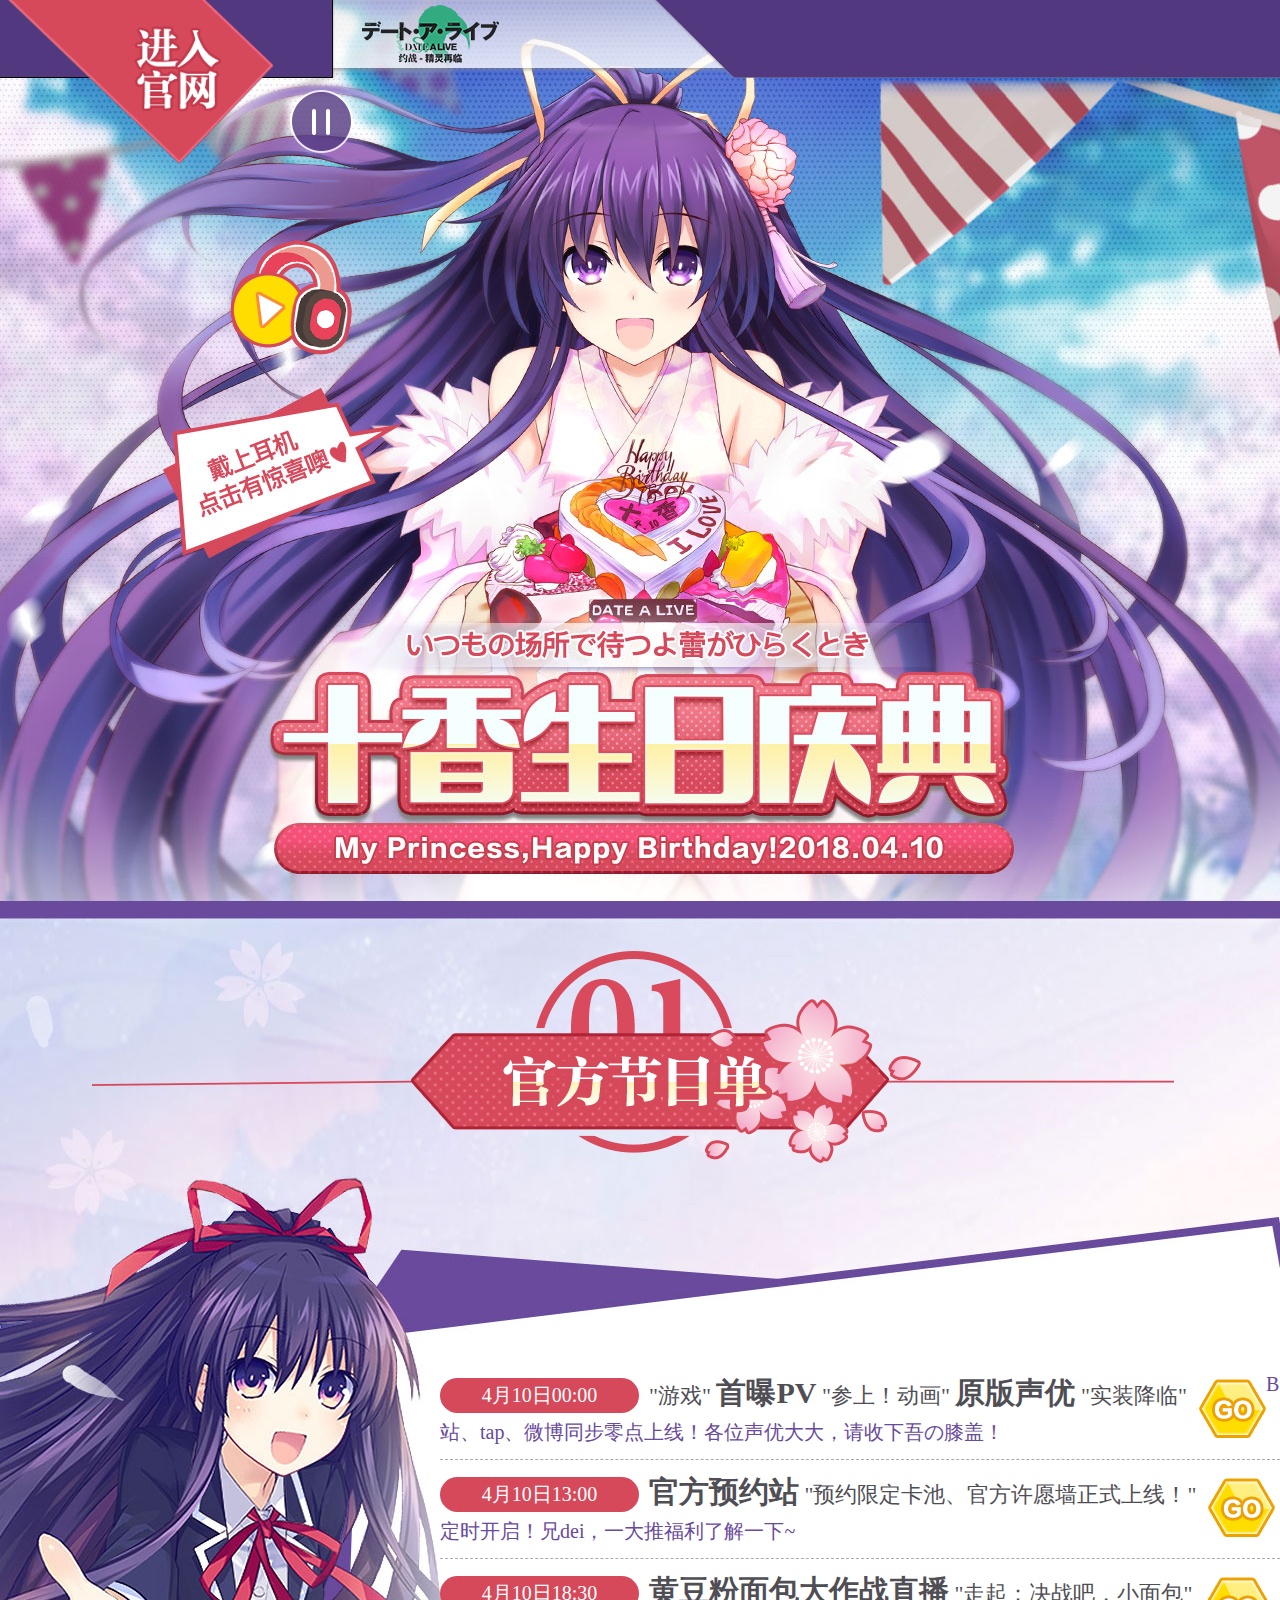
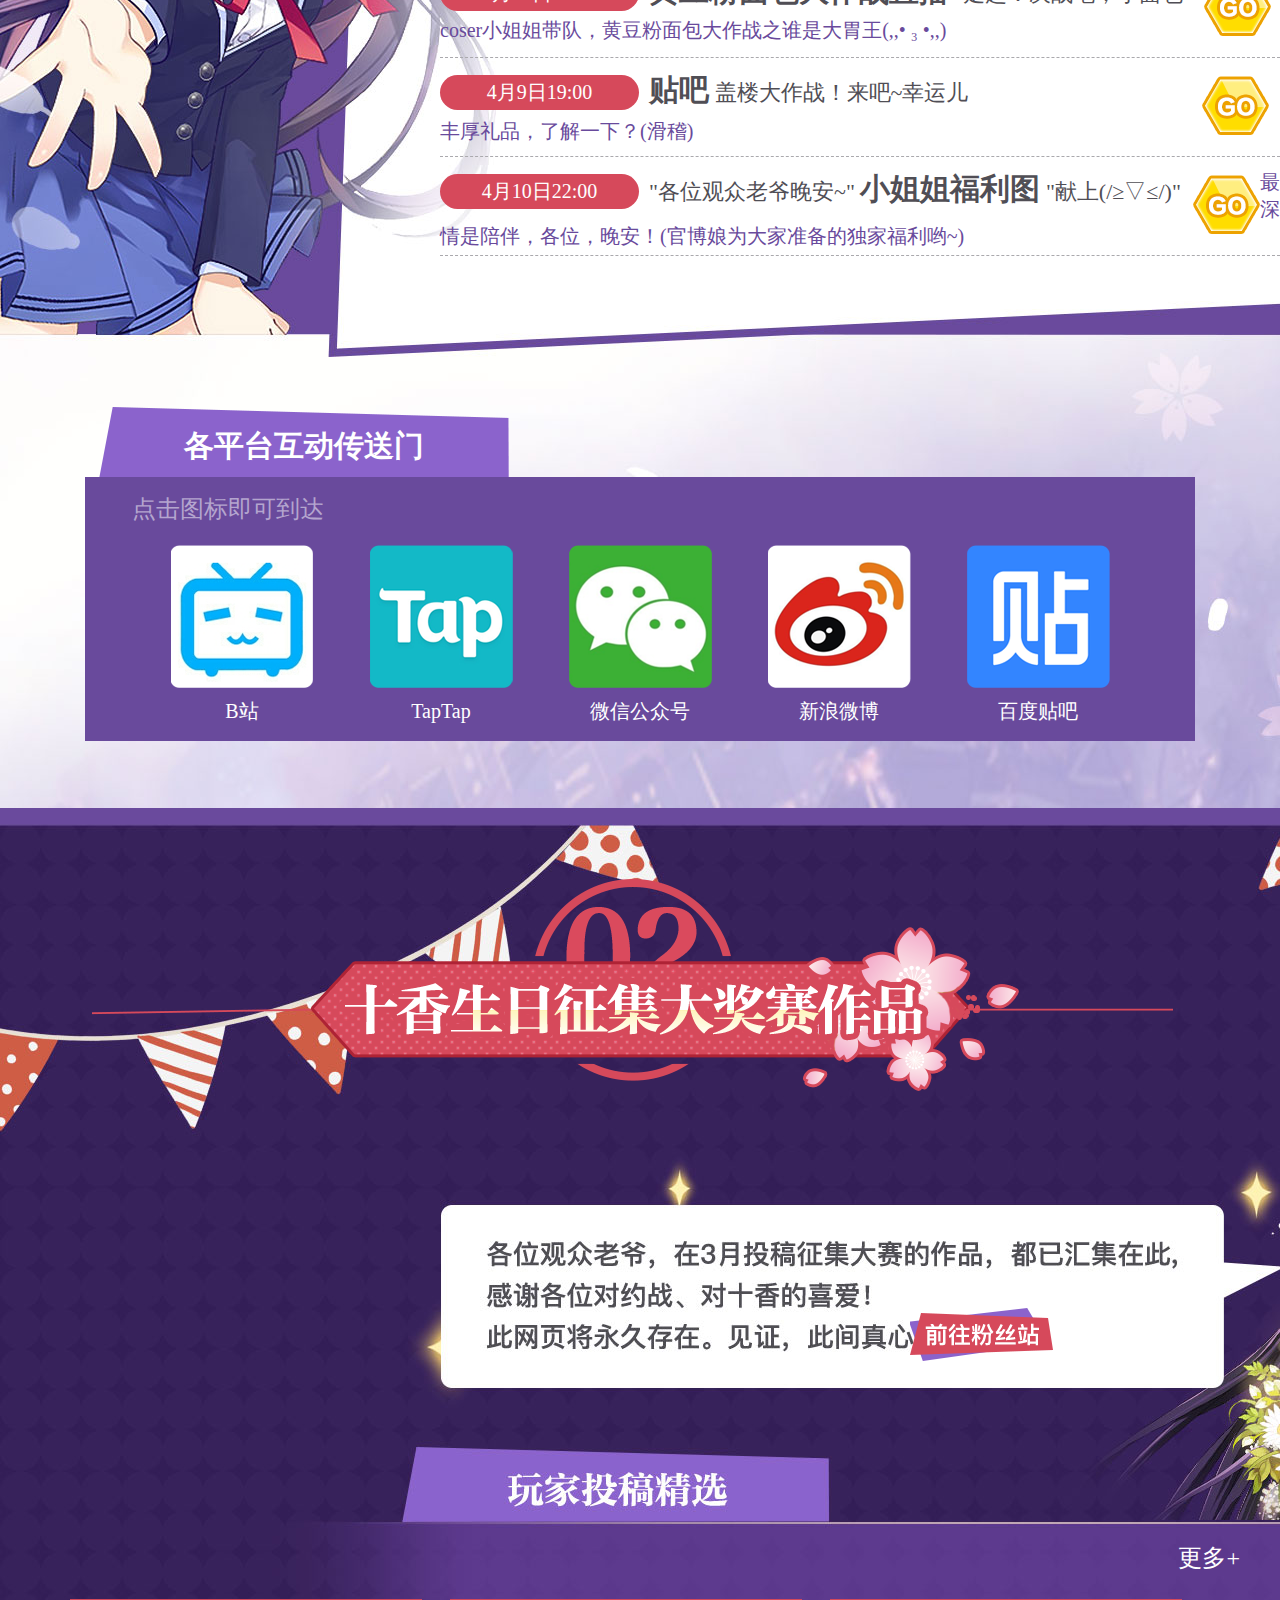
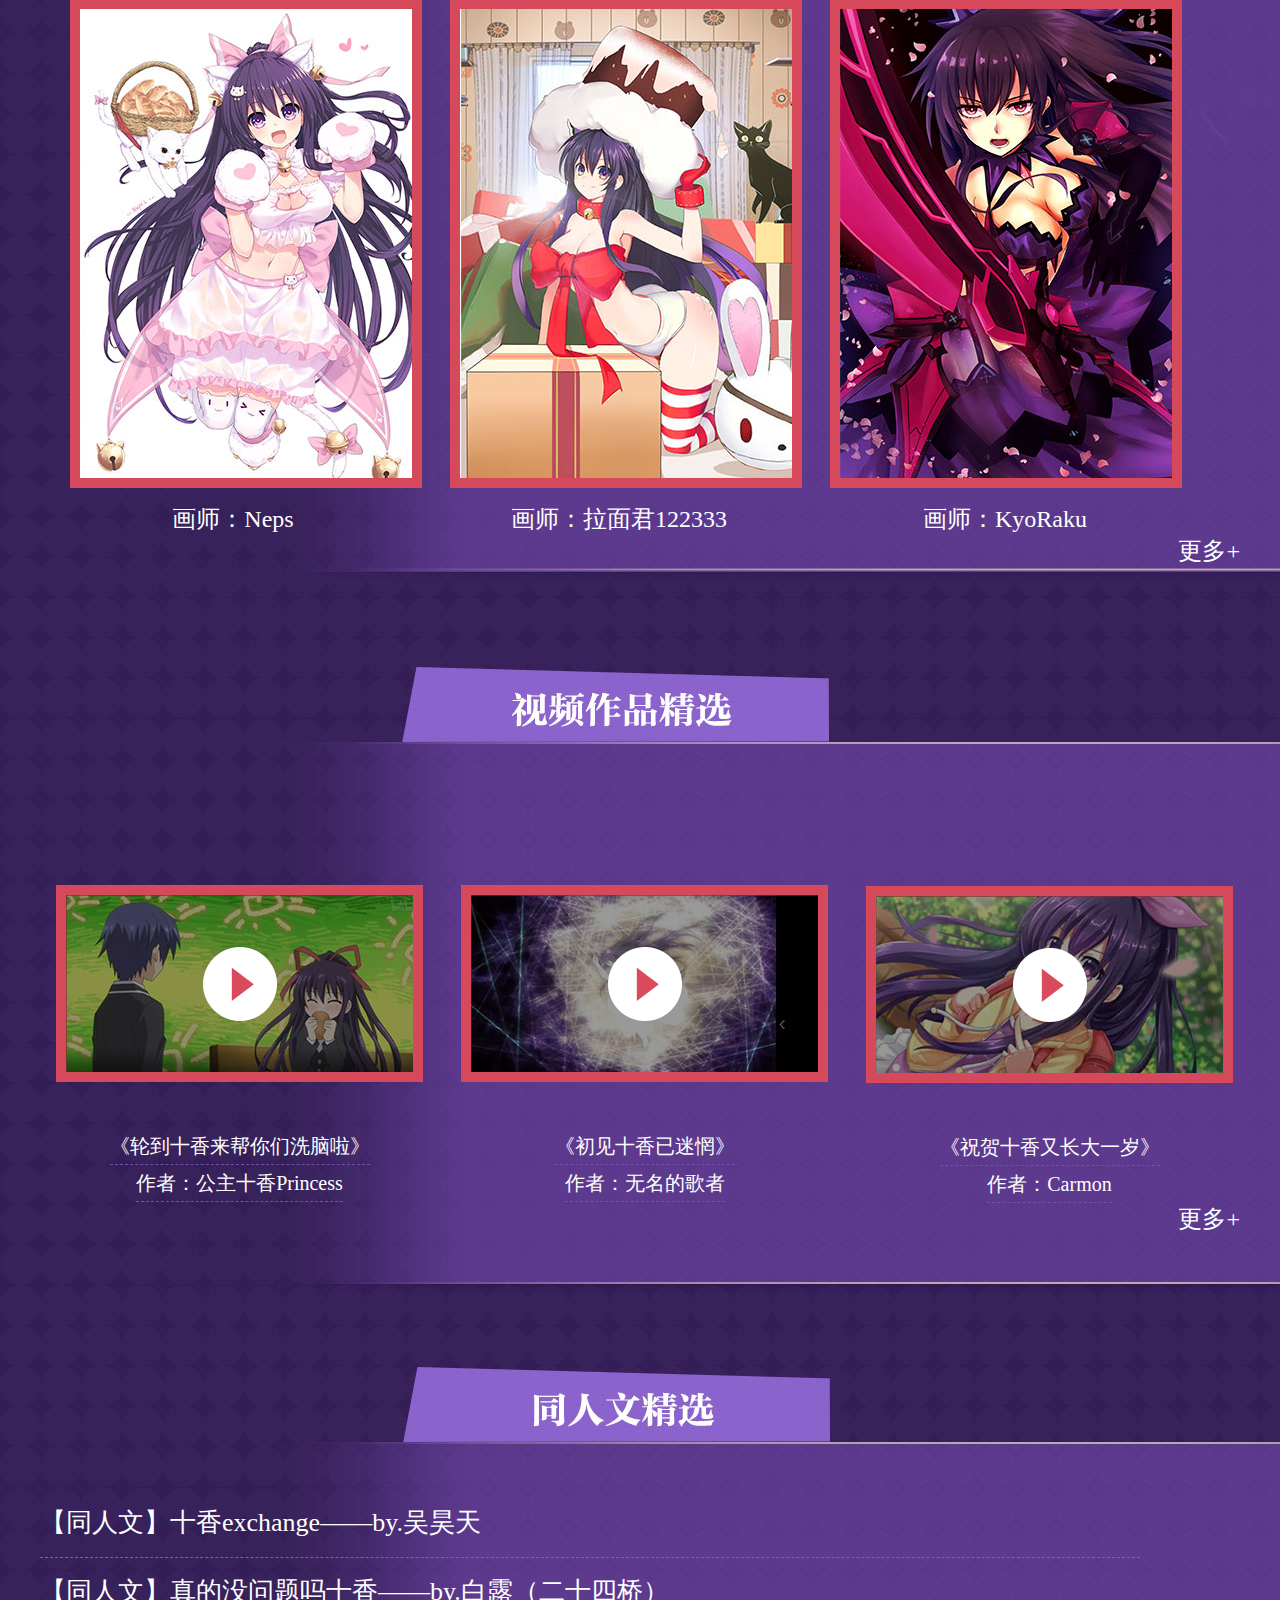
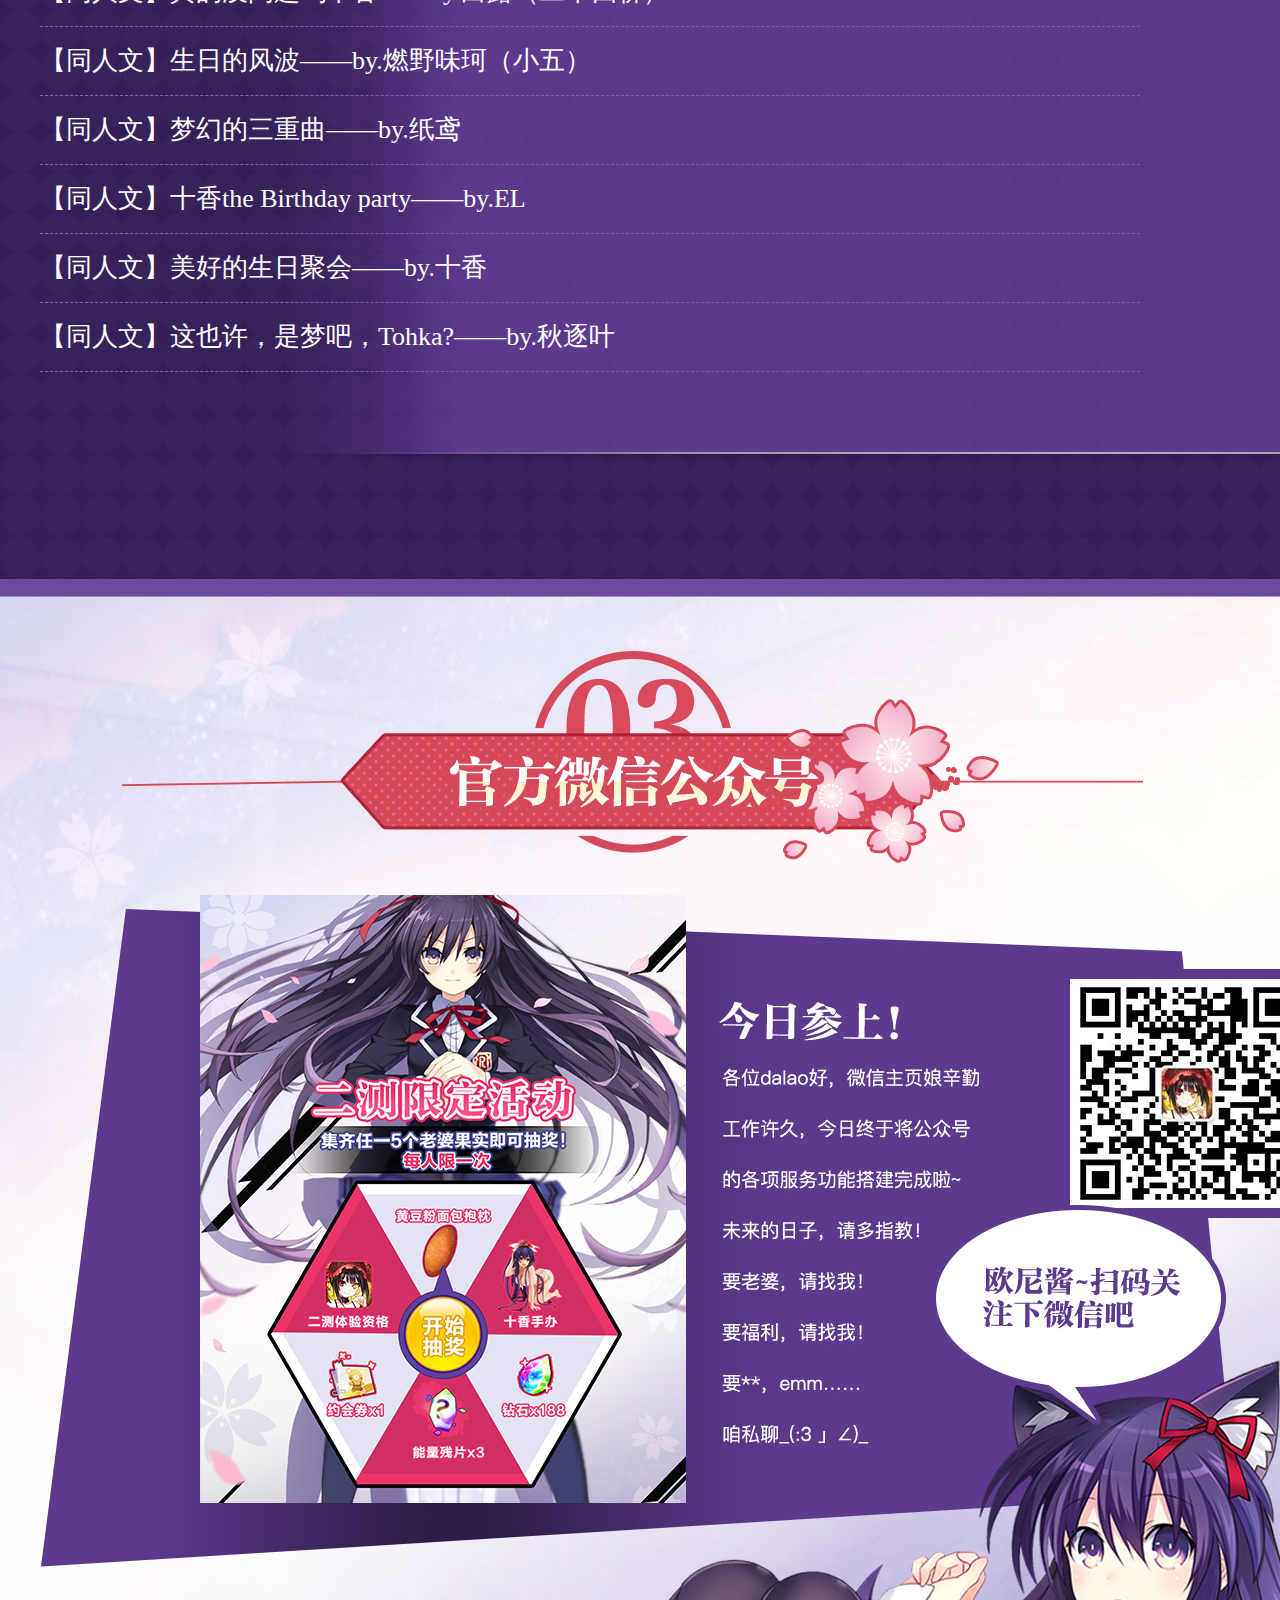
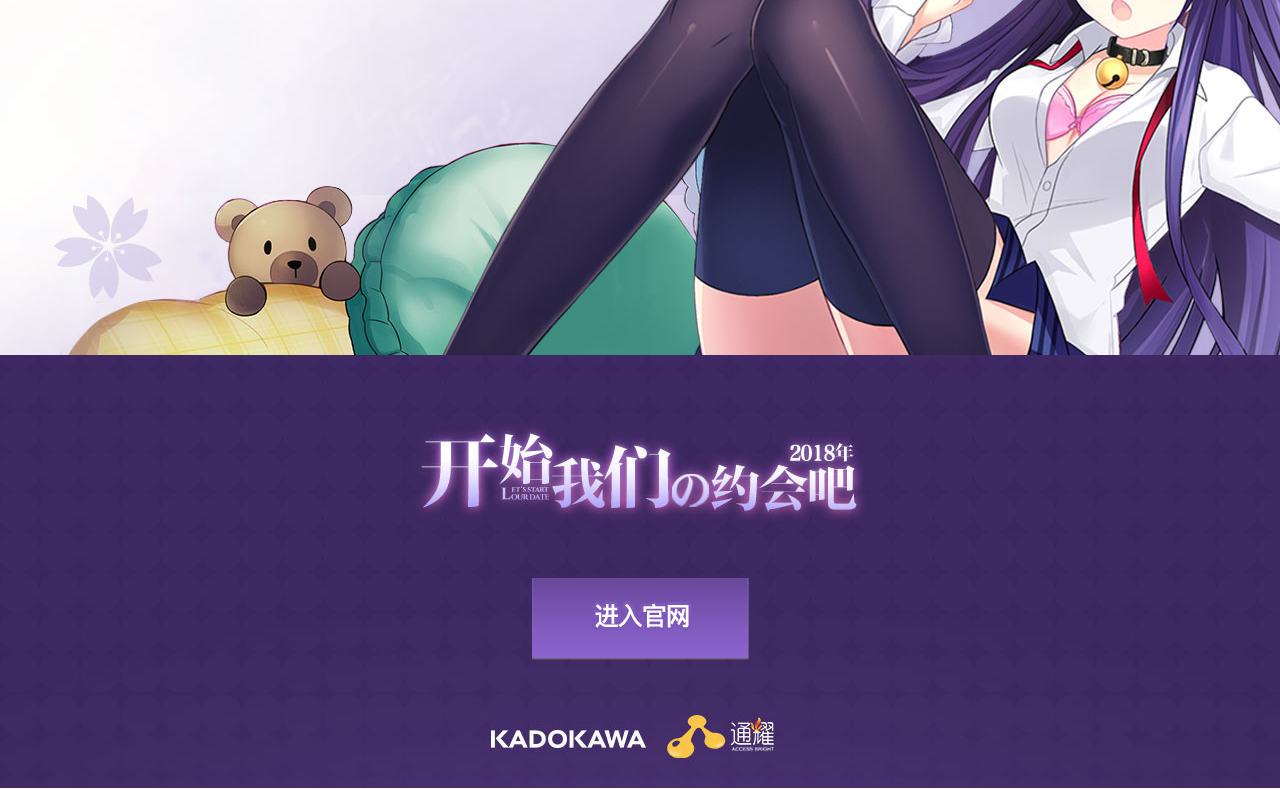
<file: yuehui/html/ln.html>
<!DOCTYPE html>
<html lang="en">
<head>
    <meta charset="UTF-8">
    <meta name="viewport" content="width=device-width, initial-scale=1.0">
    <meta http-equiv="X-UA-Compatible" content="ie=edge">
    <title>【约会大作战手游】十香生日庆典！</title>
    <script src="../js/jquery-1.12.2.js"></script>
    <script src="../js/swiper.min.js"></script>
    <link rel="stylesheet" href="../css/ln.css">
    <link rel="stylesheet" href="../css/hover-min.css">
    <link rel="stylesheet" href="../css/swiper.min.css">
</head>
<body>
    <style>
        .header .top_nav_line{
            background-image: url(../images/top_l2.png);
        }

        .header_top{
            background-image: url(../images/header_t.jpg);
        }

        .hb_bgm{
            background-image: url(../images/hb_pe_btn.png);
        }

        .header .top_nav_line .line_con .go_index{
            background-image: url(../images/icon_pic.png);
        }

        .header_bottom{
            background-image: url(../images/header_b.jpg);
        }

        .part1{
            background-image: url(../images/part1.jpg);
        }

        .part1 .part_con h2{
            background-image: url(../images/h4_txt.png);
        }

        .part1 .part_con .progrm_list li i{
            background-image: url(../images/icon_pic.png);
        }

        .other_link_box .link_list ul li a{
            background-image: url(../images/icon_pic.png);
        }

        .other_link_box .link_list ul li.li3 i{
            background-image: url(../images/wechat_code.png);
        }

        .part2{
            background-image: url(../images/part2.jpg);
        }

        .part_con h2{
            background-image: url(../images/h4_txt.png);
        }

        .go_fans_station{
            background-image: url(../images/icon_pic.png);
        }

        .light{
            background-image: url(../images/v_play_btn.png);
        }

        .part3{
            background-image: url(../images/part3.jpg);
        }

        .p_code{
            background-image: url(../images/p_code.png);
        }

        .gz_tips{
            background-image: url(../images/icon_pic.png);
        }

        .entery_btn{
            background-image: url(../images/icon_pic.png);
        }
    </style>

    <div class="header">
        <div class="top_nav_line">
            <div class="line_con">
                <a target="_blank" href="../index.html" class="go_index">进入官网</a>
            </div>
        </div>
        <div class="header_top">
            <div class="ht_con">
                <div class="hb_bgm">
                    <!-- <audio src="mp3/hb.mp3" id="hb_bgm" autoplay="autoplay" loop="loop"></audio> -->
                </div>
                <div class="audio_player">
                    <!-- <audio src="mp3/au1.mp3" class="au1" id="au1"></audio> -->
                    <!-- <audio src="mp3/au2.mp3" class="au2" id="au2"></audio> -->
                    <div class="shine_b">
                        <img src="../images/a_player_btn1.png" alt>
                    </div>
                    <div class="shine_t">
                        <img src="../images/a_player_btn1.png" alt>
                    </div>
                </div>
            </div>
        </div>
        <div class="header_bottom"></div>
    </div>
    <div class="part1">
        <div class="part_con">
            <h2>官方节目单</h2>
            <div class="progrm_list">
                <ul>
                    <li class="clearfix">
                        <em>4月10日00:00</em>
                        <p>
                            <a href="https://www.bilibili.com/video/av21871012/" target="_blank">
                                "游戏"
                                <b>首曝PV</b>
                                "参上！动画"
                                <b>原版声优</b>
                                "实装降临"
                                <i>go</i>
                            </a>
                        </p>
                        <span>B站、tap、微博同步零点上线！各位声优大大，请收下吾の膝盖！</span>
                    </li>
                    <li class="clearfix">
                        <em>4月10日13:00</em>
                        <p>
                            <a href="javascript:void(0)" target="_blank" onclick="alert('预约已结束')">
                                <b>官方预约站</b>
                                "预约限定卡池、官方许愿墙正式上线！"                             
                                <i>go</i>
                            </a>
                        </p>
                        <span>定时开启！兄dei，一大推福利了解一下~</span>
                    </li>
                    <li class="clearfix">
                        <em>4月10日18:30</em>
                        <p>
                            <a href="https://live.bilibili.com/4102961" target="_blank">
                                <b>黄豆粉面包大作战直播</b>
                                "走起：决战吧，小面包"
                                <i>go</i>
                            </a>
                        </p>
                        <span>coser小姐姐带队，黄豆粉面包大作战之谁是大胃王(,,• ₃ •,,)</span>
                    </li>
                    <li class="clearfix">
                        <em>4月9日19:00</em>
                        <p>
                            <a href="https://tieba.baidu.com/p/5638278134" target="_blank">
                                <b>贴吧</b>
                                盖楼大作战！来吧~幸运儿
                                <i class="tu">go</i>
                            </a>
                        </p>
                        <span class="lp">丰厚礼品，了解一下？(滑稽)</span>
                    </li>
                    <li class="clearfix">
                        <em>4月10日22:00</em>
                        <p>
                            <a href="https://weibo.com/u/6412375111?refer flag=1008085010" target="_blank">
                                "各位观众老爷晚安~"
                                <b>小姐姐福利图</b>
                                "献上(/≥▽≤/)"
                                <i>go</i>
                            </a>
                        </p>
                        <span>最深情是陪伴，各位，晚安！(官博娘为大家准备的独家福利哟~)</span>
                    </li>
                </ul>
            </div>
            <div class="other_link_box">
                <h4 class="sp_h4">各平台互动传送门</h4>
                <div class="link_list">
                    <p>点击图标即可到达</p>
                    <ul>
                        <li class="li1">
                            <a target="_blank" href="https://space.bilibili.com/30682056?from=search&seid=3600197533944303112#/"></a>
                            <span>B站</span>
                        </li>
                        <li class="li2">
                            <a target="_blank" href="https://www.taptap.com/app/79899"></a>
                            <span>TapTap</span>
                        </li>
                        <li class="li3">
                            <a href="javascript:;"></a>
                            <span>微信公众号</span>
                            <i class="animated"></i>
                        </li>
                        <li class="li4">
                            <a target="_blank" href="https://weibo.com/u/6412375111?refer_flag=1001030101_&is_hot=1"></a>
                            <span>新浪微博</span>
                        </li>
                        <li class="li5">
                            <a target="_blank" href="https://tieba.baidu.com/f?kw=%D4%BC%BB%E1%B4%F3%D7%F7%D5%BD%CA%D6%D3%CE&fr=ala0&tpl=5"></a>
                            <span>百度贴吧</span>
                        </li>
                    </ul>
                </div>
            </div>
        </div>
    </div>
    <div class="part2">
        <div class="part_con">
            <h2>参赛作品展示</h2>
            <a href="at.html" target="_blank" class="go_fans_station"></a>
            <div class="player_pic_show">
                <p class="more_link">
                    <a href="http://www.datealive.com/tohkafans180410?c=01" target="_blank">更多+</a>
                </p>
                <div class="pic_box clearfix">
                    <div class="io hvr-grow">
                        <img src="../images/p1.jpg" alt>
                    </div>
                    <div class="io hvr-grow">
                        <img src="../images/p2.jpg" alt>
                    </div>
                    <div class="io hvr-grow">
                        <img src="../images/p3.jpg" alt>
                    </div>
                </div>
                <div class="z_namebox clearfix">
                    <p>画师：Neps</p>
                    <p>画师：拉面君122333</p>
                    <p>画师：KyoRaku</p>
                </div>
            </div>
            <div class="video_show_part">
                <p class="more_link">
                    <a href="http://www.datealive.com/tohkafans180410?c=01" target="_blank">更多+</a>
                </p>
                <div class="pic_box clearfix">
                    <div class="vs">
                        <div class="play_btn">
                            <img src="../images/v1.jpg" alt>
                            <i class="light"></i>
                        </div>
                        <p>
                            <span>《轮到十香来帮你们洗脑啦》</span>
                            <br>
                            <span>作者：公主十香Princess</span>
                        </p>
                    </div>
                    <div class="vs">
                        <div class="play_btn">
                            <img src="../images/v2.jpg" alt>
                            <i class="light"></i>
                        </div>
                        <p>
                            <span>《初见十香已迷惘》</span>
                            <br>
                            <span>作者：无名的歌者</span>
                        </p>
                    </div>
                    <div class="vs mr0">
                        <div class="play_btn2">
                            <img src="../images/v3.jpg" alt>
                            <i class="light"></i>
                        </div>
                        <p>
                            <span>《祝贺十香又长大一岁》</span>
                            <br>
                            <span>作者：Carmon</span>
                        </p>
                    </div>
                </div>
            </div>
            <div class="nice_article_show">
                <div class="tong">
                    <ul class="article_list" id="article_list">
                        <li>
                            <a href="javascript">【同人文】十香exchange——by.吴昊天</a>
                            <span class="at_t" id="at_t_0"></span>
                        </li>
                        <li>
                            <a href="javascript">【同人文】真的没问题吗十香——by.白露（二十四桥）</a>
                            <span class="at_t" id="at_t_1"></span>
                        </li>
                        <li>
                            <a href="javascript">【同人文】生日的风波​——by.燃野味珂（小五）</a>
                            <span class="at_t" id="at_t_2"></span>
                        </li>
                        <li>
                            <a href="javascript">【同人文】梦幻的三重曲——by.纸鸢</a>
                            <span class="at_t" id="at_t_3"></span>
                        </li>
                        <li>
                            <a href="javascript">【同人文】十香the Birthday party——by.EL</a>
                            <span class="at_t" id="at_t_4"></span>
                        </li>
                        <li>
                            <a href="javascript">【同人文】美好的生日聚会——by.十香</a>
                            <span class="at_t" id="at_t_5"></span>
                        </li>
                        <li>
                            <a href="javascript">【同人文】这也许，是梦吧，Tohka?——by.秋逐叶</a>
                            <span class="at_t" id="at_t_6"></span>
                        </li>
                    </ul>
                </div>
                <p class="more_link">
                    <a href="http://www.datealive.com/tohkafans180410?c=01" target="_blank">更多+</a>
                </p>
            </div>
        </div>
    </div>
    <div class="part3">
        <div class="part_con">
            <h2>官方微信公众号</h2>
            <div class="swiper_show_sc">
                <div class="swiper-container">
                    <div class="swiper-wrapper">
                        <div class="swiper-slide"><img src="../images/s3.jpg" alt></div>
                        <div class="swiper-slide"><img src="../images/s2.jpg" alt></div>
                    </div>
                </div>
            </div>
            <div class="p_code"></div>
            <div class="gz_tips"></div>
            <a target="_blank" href="../index.html" class="entery_btn">进入官网</a>
        </div>
    </div>

    <script>
        $(document).ready(function(){
            var swiper_index;
            var ptinfo = ['画师：Neps','画师：拉面君122333','画师：KyoRaku'];
            var mySwiper1 = new Swiper('.swiper1',{
                loop: true,
                autoplayDisableOnInteraction: false,
                pagination: {
                    el:'.swiper-pagination',
                },
                autoplay: {
                    delay: 3000,
                    stopOnLastSlide: false,
                    disableOnInteraction: false,
                },
            })
            var mySwiper2 = new Swiper('.swiper2',{
                loop: true,
                observer: true,
                observeParents: true,
                navigation: {
                    nextEl: '.swiper-button-next',
                    prevEl: '.swiper-button-prev',
                },
            })
            /* $(window).scroll(function(){
                if($(window).scrollTop() > 1){
                   $('.top_nav_line').css('background-image','url('+ url_pic +'/top_l2.png)');
                }else{
                   $('.top_nav_line').css('background-image','url('+ url_pic +'/top_line.jpg)');
                }
            }); */
            /* $('.header').snowfall('clear');
            $('.header').snowfall({
                image: url_pic + "/huaban.png",
                flackeCount: 15,
                minSize: 5,
                maxSize: 22
            }); */
            $('.link_list .li3 a').mouseover(function(){
                $('.li3 i').stop().fadeIn();
            });
            $('.link_list .li3 a').mouseout(function(){
                $('.li3 i').stop().fadeOut();
            });
            $('.pic_box .io').click(function(){
                var swiper_index = $(this).index();
                $('.pop_wrap').show();
                $('.pop_con.con1').show();
                mySwiper2.slideToLoop(swiper_index,0,false);
                $('.p_info p').html(ptinfo[swiper_index]);
            });
            $('.pic_box .vs').click(function(){
                var swiper_index = $(this).index()+1;
                $('.pop_wrap').show();
                $('.pop_con.con2').show();
                $('#hb_bgm').get(0).pause();
                $('.v' + swiper_index + '').show();
                $('.v' + swiper_index + '').get(0).play();
            });
            $('.con2 .close_pop_btn').click(function(){
                $('.play_box video').hide();
                $('.play_box video').get(0).pause();
                $('.play_box video').get(1).pause();
                $('.play_box video').get(2).pause();
                $('#hb_bgm').get(0).play();
            });
            $('.article_list li').click(function(){
                $('.pop_wrap').show();
                $('.pop_con.con3').show();
                var index = $(this).index();
                $('.article_info').html($('#at_t' + index).html());
            });
            $('.close_pop_btn').click(function(){
                $('.pop_wrap').hide();
                $('.pop_con').hide();
            });
            $('.audio_player').click(function(){
                var v1 = document.getElementById('au1');
                var v2 = document.getElementById('au2');
                v1.play();
                v1.addEventListener('ended',function(){
                    v2.play();
                })
            });
            $('.hb_bgm').click(function(){
                if($('.hb_bgm').hasClass('ran')){
                    $('.hb_bgm').removeClass('ran');
                    $('#hb_bgm').get(0).pause();
                }else{
                    $('.hb_bgm').addClass('ran');
                    $('#hb_bgm').get(0).play();
                }
            });
            $('.yy_f_box b').click(function(){
                if($('.yy_f_box b').hasClass('sq')){
                    $('.yy_f_box').css('right','-222px');
                    $('.yy_f_box b').removeClass('sq');
                    $('.yy_f_box b').addClass('zk');
                }else{
                    $('.yy_f_box').css('right','0');
                    $('.yy_f_box b').removeClass('zk');
                    $('.yy_f_box b').addClass('sq');
                }
            });
        });
        function checkPhone(id_name){
            var pattern = /^1[0-9]{10}$/;
            var check_mobile = $(id_name).val();
            if(check_mobile == '' || check_mobile == undefined){
                alert('请输入手机号码');
                $(id_name).docus();
                return false;
            }
            if(!patten.test(check_mobile)){
                alert('请输入正确的手机号码');
                $(id_name).focus();
                return false;
            }
            return true;
        };
        function resetCode(id_name){
            var second = 60;
            var timer = null;
            $(id_name).attr('disabled',true).html(second + '秒后点此重发');
            timer = setInterval(function(){
                second -= 1;
                if(second > 0){
                    $(id_name).attr('disabled',true).html(second + '秒后点此重发');
                }else{
                    $(id_name).removeAttr('disabled').html('重发短信验证码');
                    is_get_cardno = false;
                    clearInterval(timer);
                }
            },1000);
        };
        $('.yzm_btn').click(function(){
            var os_type = $('.c_span i.chos2').attr('data-os');
            var phone = $('.mobile').val();
            if(os_type == '' || os_type == undefined){
                alert('请选择系统类型');
                return;
            }
            if(!checkPhone('.mobile')){
                $('.mobile').focus();
                return;
            }
            $.post('/dal/ajaxPhoneVercode',{phone:phone},function(data){
                if(0 == data.errno){
                    is_get_cardno = true;
                    resetCode('.yam_btn');
                }else{
                    alert('对不起，预约失败~');
                }
            },'json');
        });
        $('.submite_btn').click(function(){
            var os_type = $('.c_span i.chos2').attr('data-os');
            var vercode = $('.vercode').val();
            var phone = $('.mobile').val();
            if(os_type == '' || os_type == undefined){
                alert('请选择系统类型');
                return;
            }
            if(!checkPhone('.mobile')){
                $('.mobile').focus();
                return;
            }
            $.post('/dal/ajaxValiCode3',{phone:phone,vercode:vercode,os_type:os_type,cs:cs},function(data){
                if(0 == data.errno){
                    console.log(data);
                    $.cookie('htdal',phone,{expires:30});
                    $('.pop_con.con4').hide();
                    $('.pop_con.con5').show();
                    $('.yy_success').text('第' + data.amount + '位少年，恭喜预约成功！');
                    islogin = true;
                }else if(101 == data.errno){
                    alert('手机号或者验证码不正确');
                }
                else if(102 == data.errno){
                    alert('您已经预定过了哦~');
                }else if(103 == data.errno){
                    alert('验证码错误或者过期无效');
                }else if(105 == data.errno){
                    alert('系统繁忙，请稍后再试');
                }else{
                    alert('对不起，预约失败~');
                }
            },'json');
        });
        $('.inp1 span').click(function(){
            var index = $(this).index();
            var sys = $(this);
            console.log(index);
            $('.inp1 span').removeClass('c_span');
            sys.addClass('c_span');
        });
        $(function(){
            var imgIndex = 0;
            var timer = 0;
            $('#imgBox li').eq(0).clone(true).appendTo('#imgBox');
            $('#dianBox li').click(function(){
                imgIndex = $(this).index();
                Avengers()  
            })
            function Avengers(){
                var move = -imgIndex*$('.box').width();
                $('#imgBox').stop().animate({left:move},500);
                $('#dianBox li').eq(imgIndex).addClass('current').siblings().removeClass('current');
            }
            var timer = setInterval(function(){
                $('#arrowRight').click();
            },2000);
            $('.box').hover(function(){
                clearInterval(timer);
            },function(){
                timer = setInterval(function(){
                    $('#arrowRight').click();
                },2000);
            })
        })
        var mySwiper = new Swiper ('.swiper-container', {
        direction: 'horizontal', // 横向切换选项
        loop: true, // 循环模式选项
        autoplay:true,//自动
    }) 
    </script>
</body>
</html>
</file>
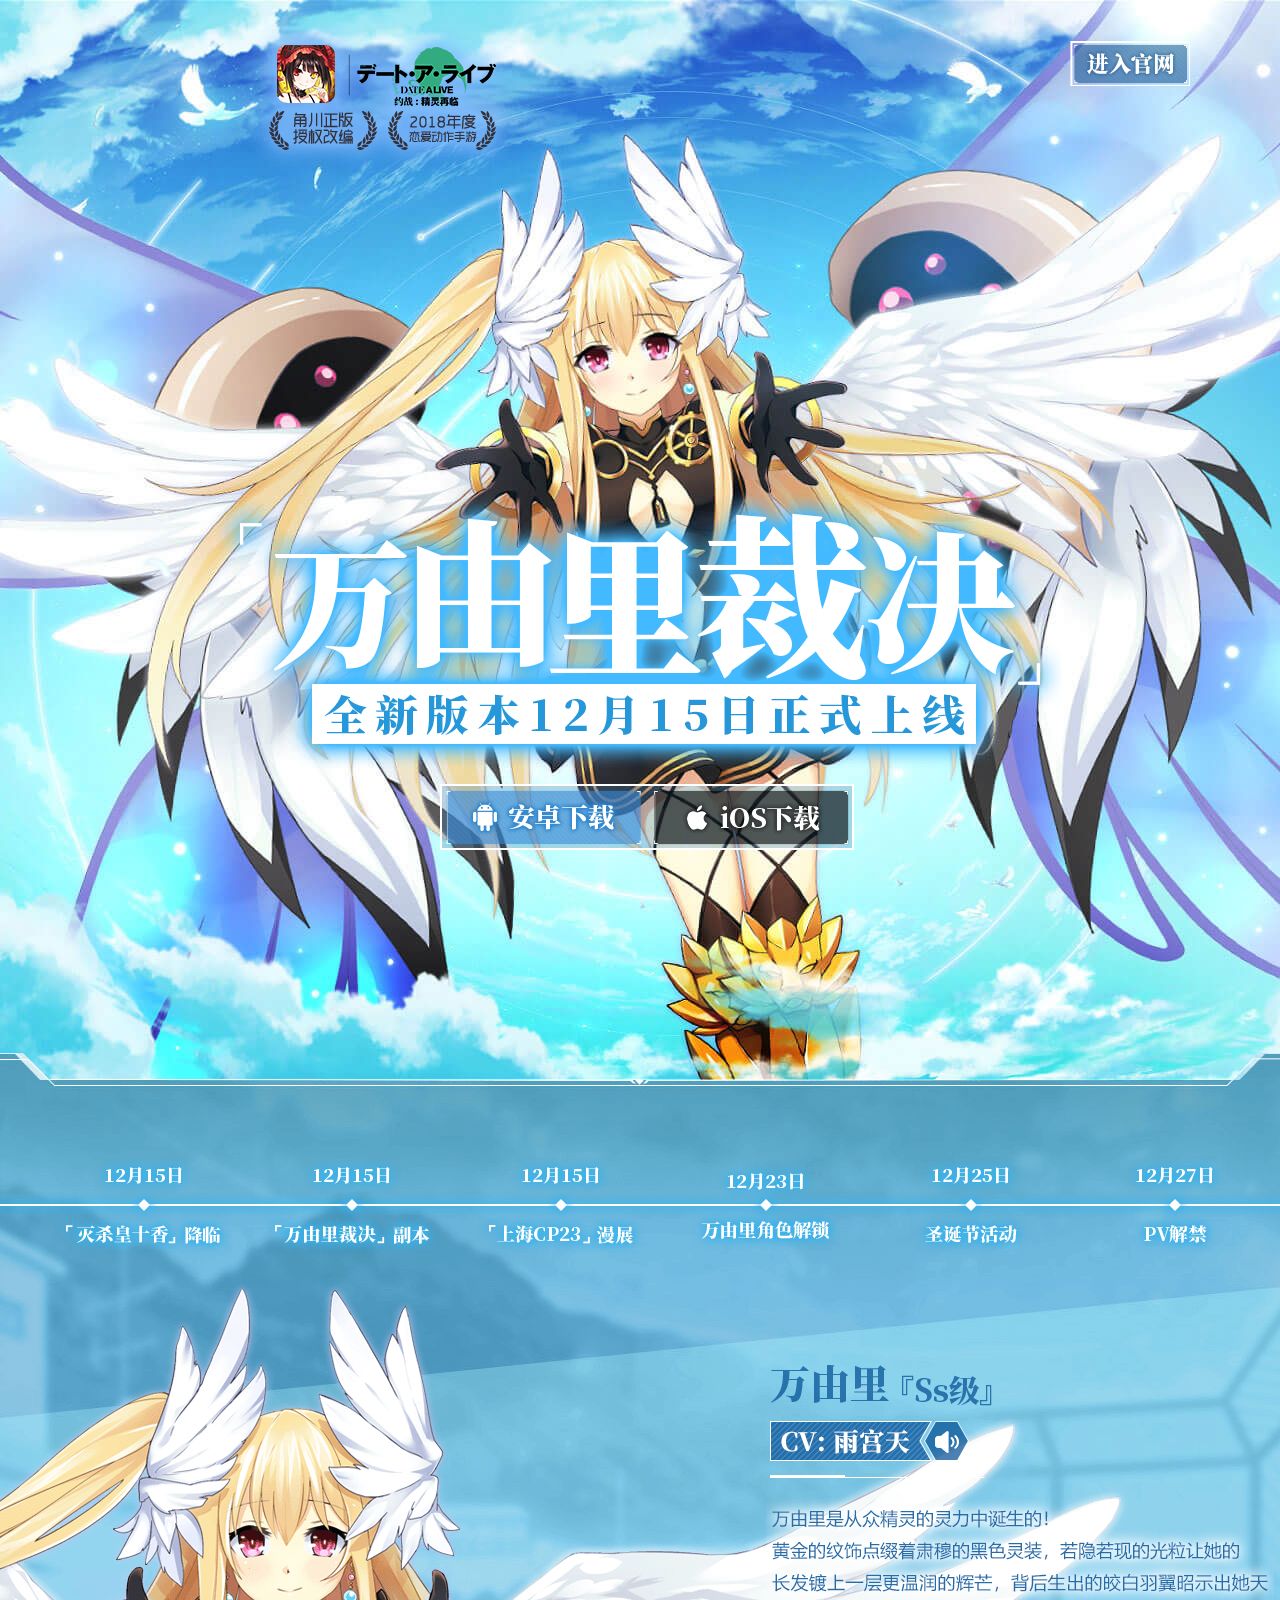
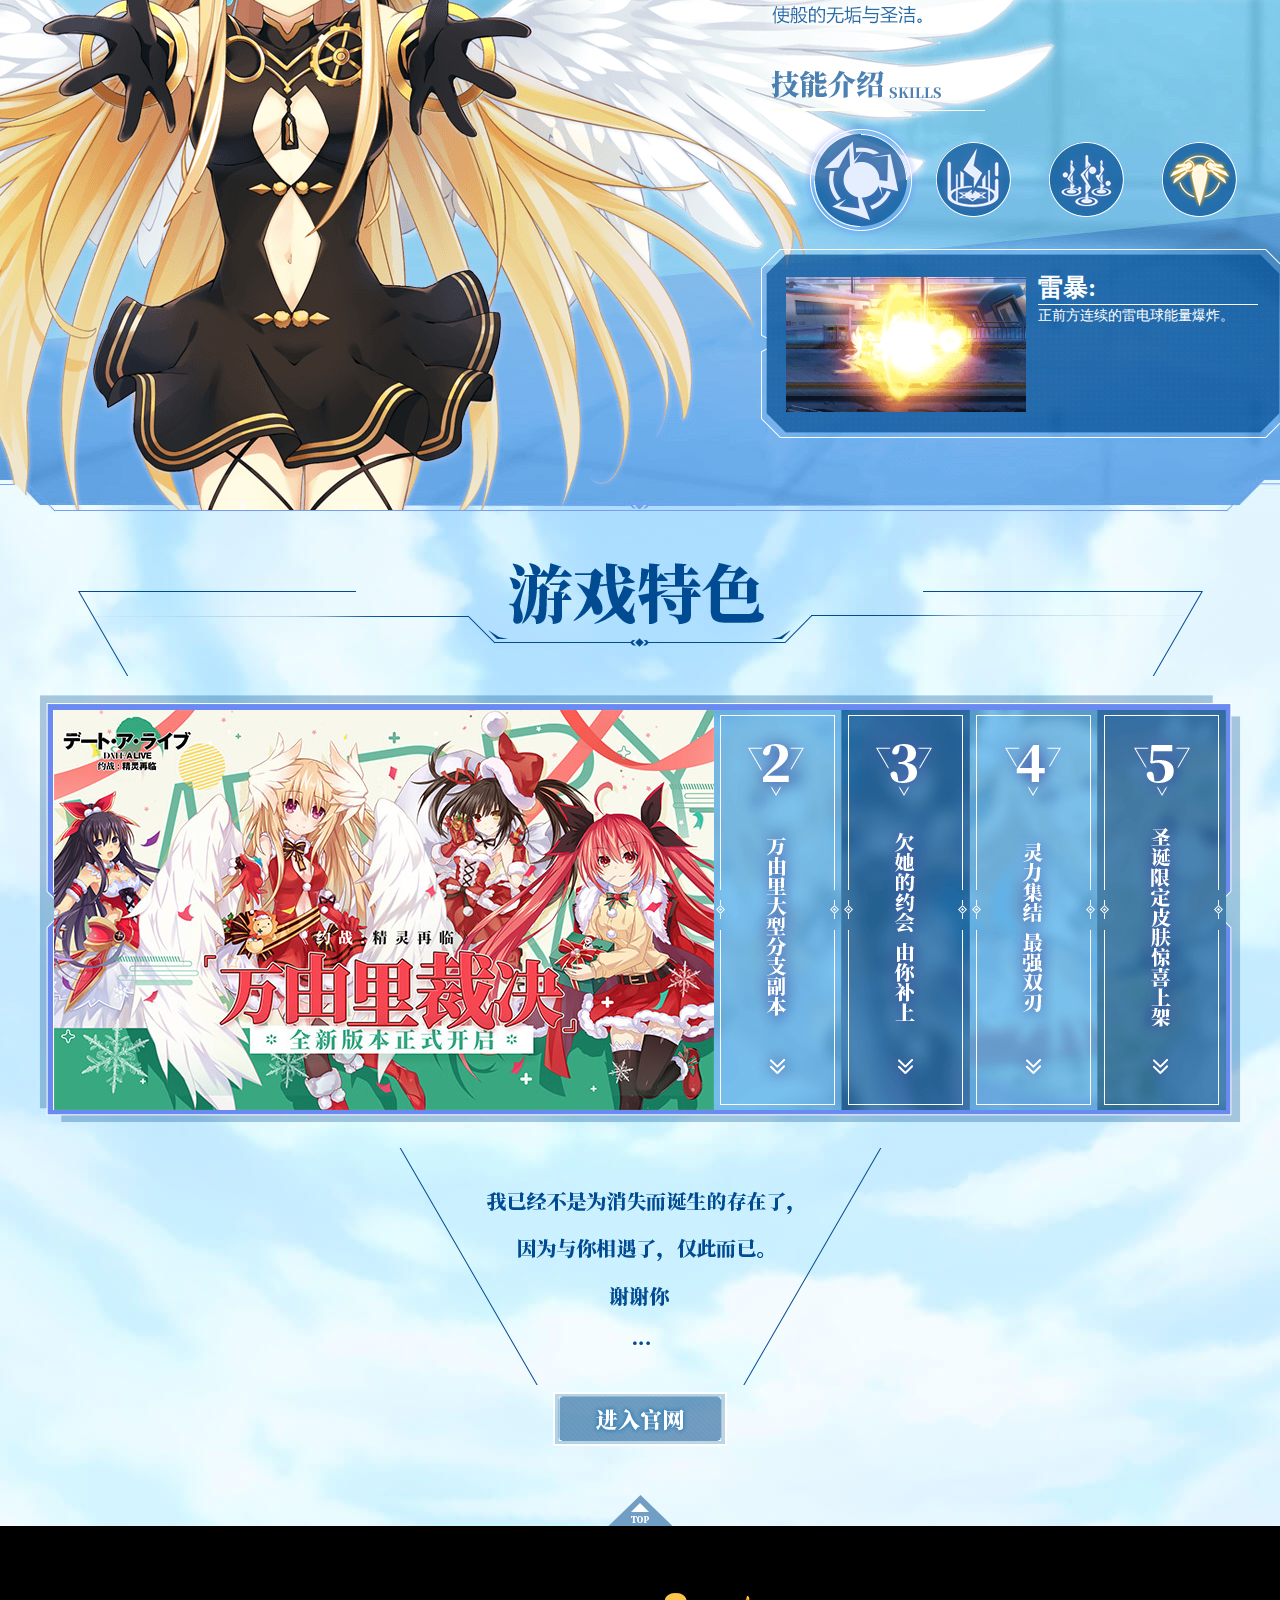
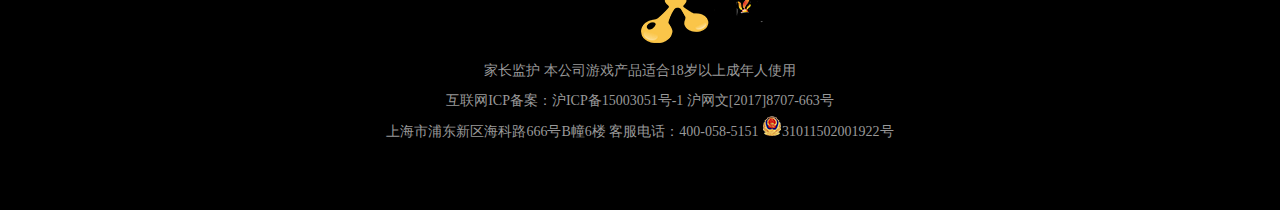
<file: yuehui/html/sy.html>
<!DOCTYPE html>
<html lang="en">
<head>
    <meta charset="UTF-8">
    <meta name="viewport" content="width=device-width, initial-scale=1.0">
    <meta http-equiv="X-UA-Compatible" content="ie=edge">
    <title>Document</title>
    <link rel="stylesheet" href="../css/sy.css">
    <script src="../js/jquery-1.12.2.min.js"></script>
</head>
<body>
    <!-- wrap -->
    <div class="wrap">
        <video src="../images/video.mp4" autoplay loop poster="../images/poster.jpg"></video>
        <div class="logo">
            <img src="../images/logo-sy.png">
        </div>
        <div class="jr">
            <a href="../index.html"><img src="../images/jr-sy.png"></a>
        </div>
        <div class="headline">
            <img src="../images/01.png">
            <a href="#" class="android"></a>
            <a href="#" class="ios"></a>
        </div>
    </div>
    <!-- nav -->
    <div class="nav">
        <div class="nav1">
            <ul class="nav1-t">
                <li class="li01"></li>
                <li class="li02"></li>
                <li class="li03"></li>
                <li class="li04"></li>
                <li class="li05"></li>
                <li class="li06"></li>
            </ul>
            <div class="nav1-b">
                <img src="../images/02.png" class="img02">
                <img src="../images/03.png" class="img03">
                <div class="jineng">
                    <ul>
                        <li><img src="../images/wyljn1.png"></li>
                        <li><img src="../images/wyljn2_1.png"></li>
                        <li><img src="../images/wyljn3_1.png"></li>
                        <li><img src="../images/wyljn4_1.png"></li>
                    </ul>
                    <div class="beiban">
                        <div class="block"> 
                            <img src="../images/wyljn1.gif">
                            <h3>雷暴:</h3>
                            <p>正前方连续的雷电球能量爆炸。</p>
                        </div>
                        <div>
                            <img src="../images/wyljn2.gif">
                            <h3>圣域:</h3>
                            <p>神圣的能量从空中落下，在地面形成禁止区域。持续伤害、禁锢。</p>
                        </div>
                        <div>
                            <img src="../images/wyljn3.gif">
                            <h3>神罚:</h3>
                            <p>自身飞起来，然后全屏连续落下雷电，轰击地面大范围持续2秒。</p>
                        </div>
                        <div>
                            <img src="../images/wyljn4.gif">
                            <h3>煌炎之剑:</h3>
                            <p>召唤出“煌炎之剑”落下对全屏造成伤害。</p>
                        </div>
                    </div>
                </div>
            </div>
        </div>
    </div>
    <!-- main -->
    <div class="main">
        <div class="main-li">
            <ul>
                <li style="width:660px" class="tu01"><img src="../images/wt1-sy.jpg"><img src="../images/tstb1.png" class="t1"></li>
                <li style="width:128px" class="tu02"><img src="../images/wt2-sy.jpg"><img src="../images/tstb2.png" class="t1"></li>
                <li style="width:128px" class="tu03"><img src="../images/wt3-sy.jpg"><img src="../images/tstb3.png" class="t1"></li>
                <li style="width:128px" class="tu04"><img src="../images/wt4-sy.jpg"><img src="../images/tstb4.png" class="t1"></li>
                <li style="width:128px" class="tu05"><img src="../images/wt5-sy.jpg"><img src="../images/tstb5.png" class="t1"></li>
            </ul>
        </div>
        <a href="../index.html"></a>
        <img src="../images/top.png">
    </div>
    <!-- footer -->
    <div class="footer">
        <img src="../images/boticon.png"><br />
        <a href="#">家长监护</a> <span>本公司游戏产品适合18岁以上成年人使用</span><br />
        <span>互联网ICP备案：沪ICP备15003051号-1 沪网文[2017]8707-663号</span><br />
        <span>上海市浦东新区海科路666号B幢6楼 客服电话：400-058-5151</span> <a href="#"><img src="../images/gongan.png"/>31011502001922号</a>
    </div>
    <script src="../js/sy.js"></script>
</body>
</html>
</file>
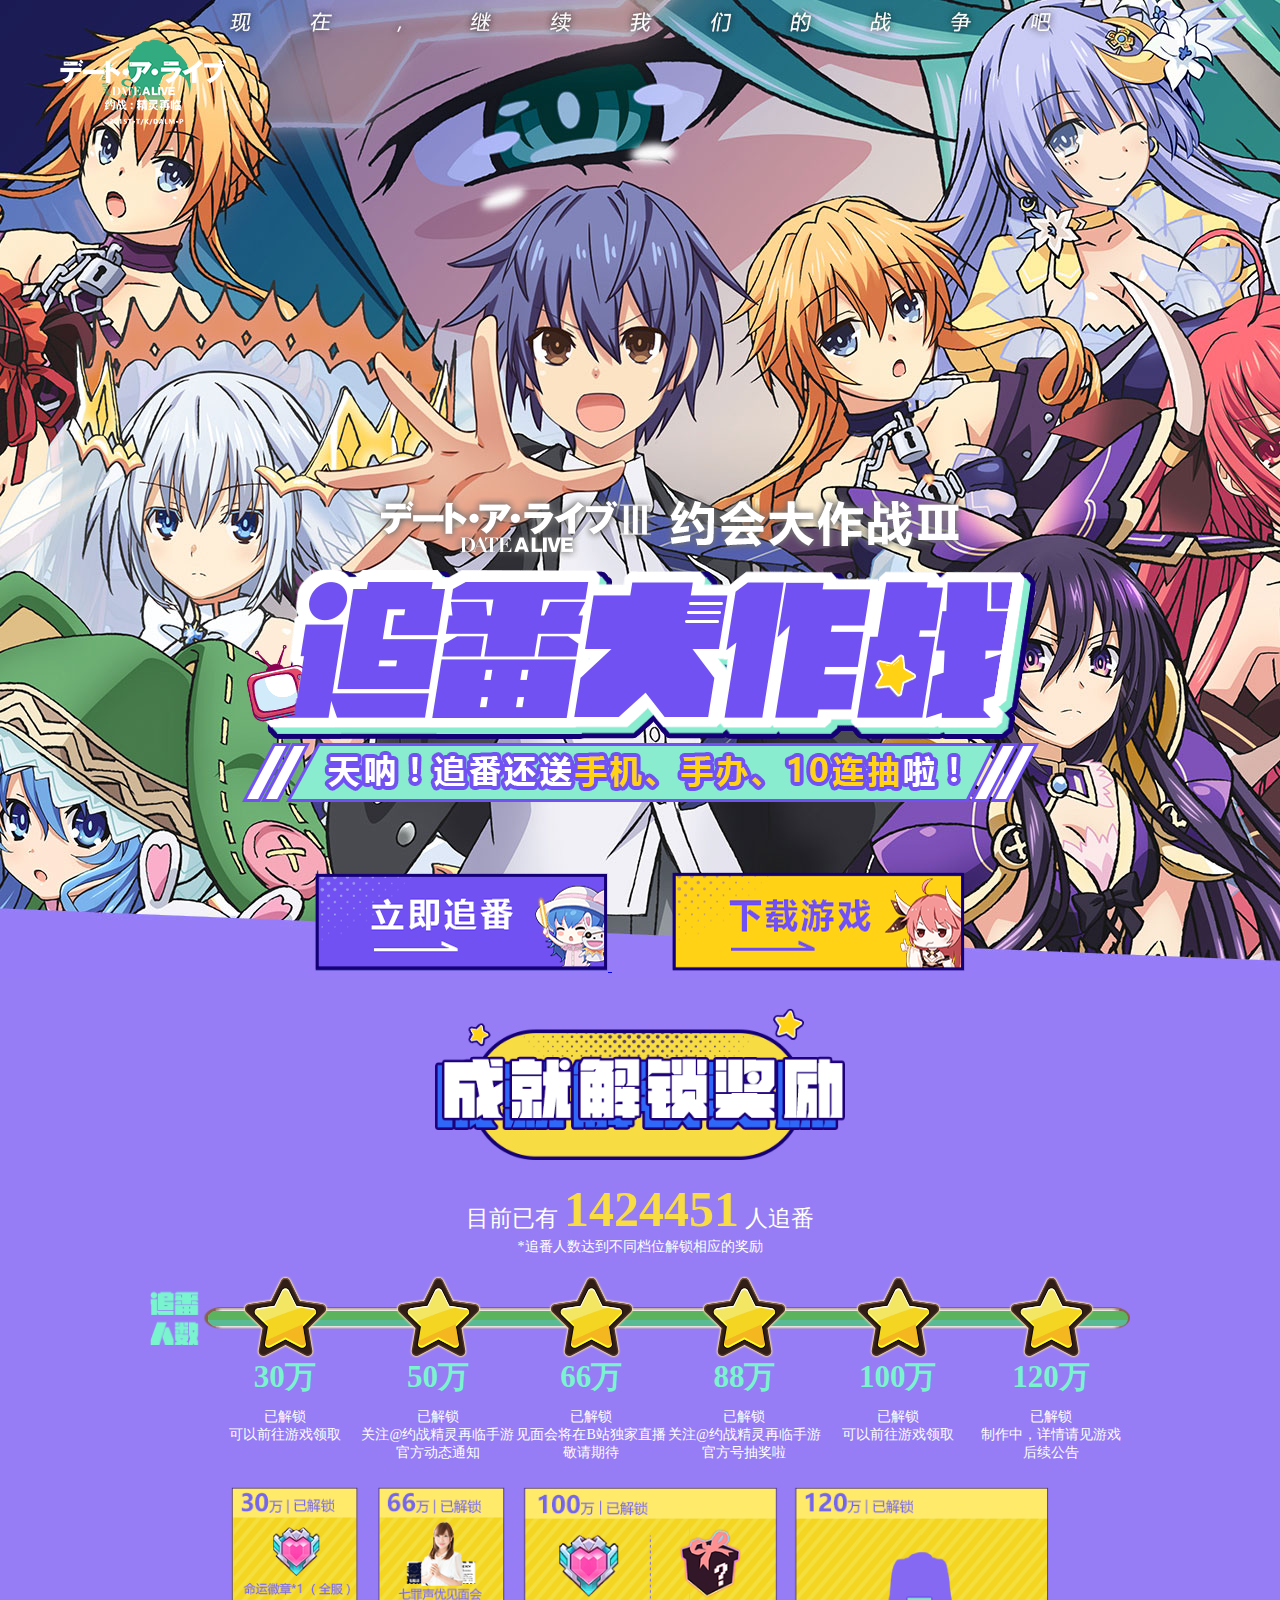
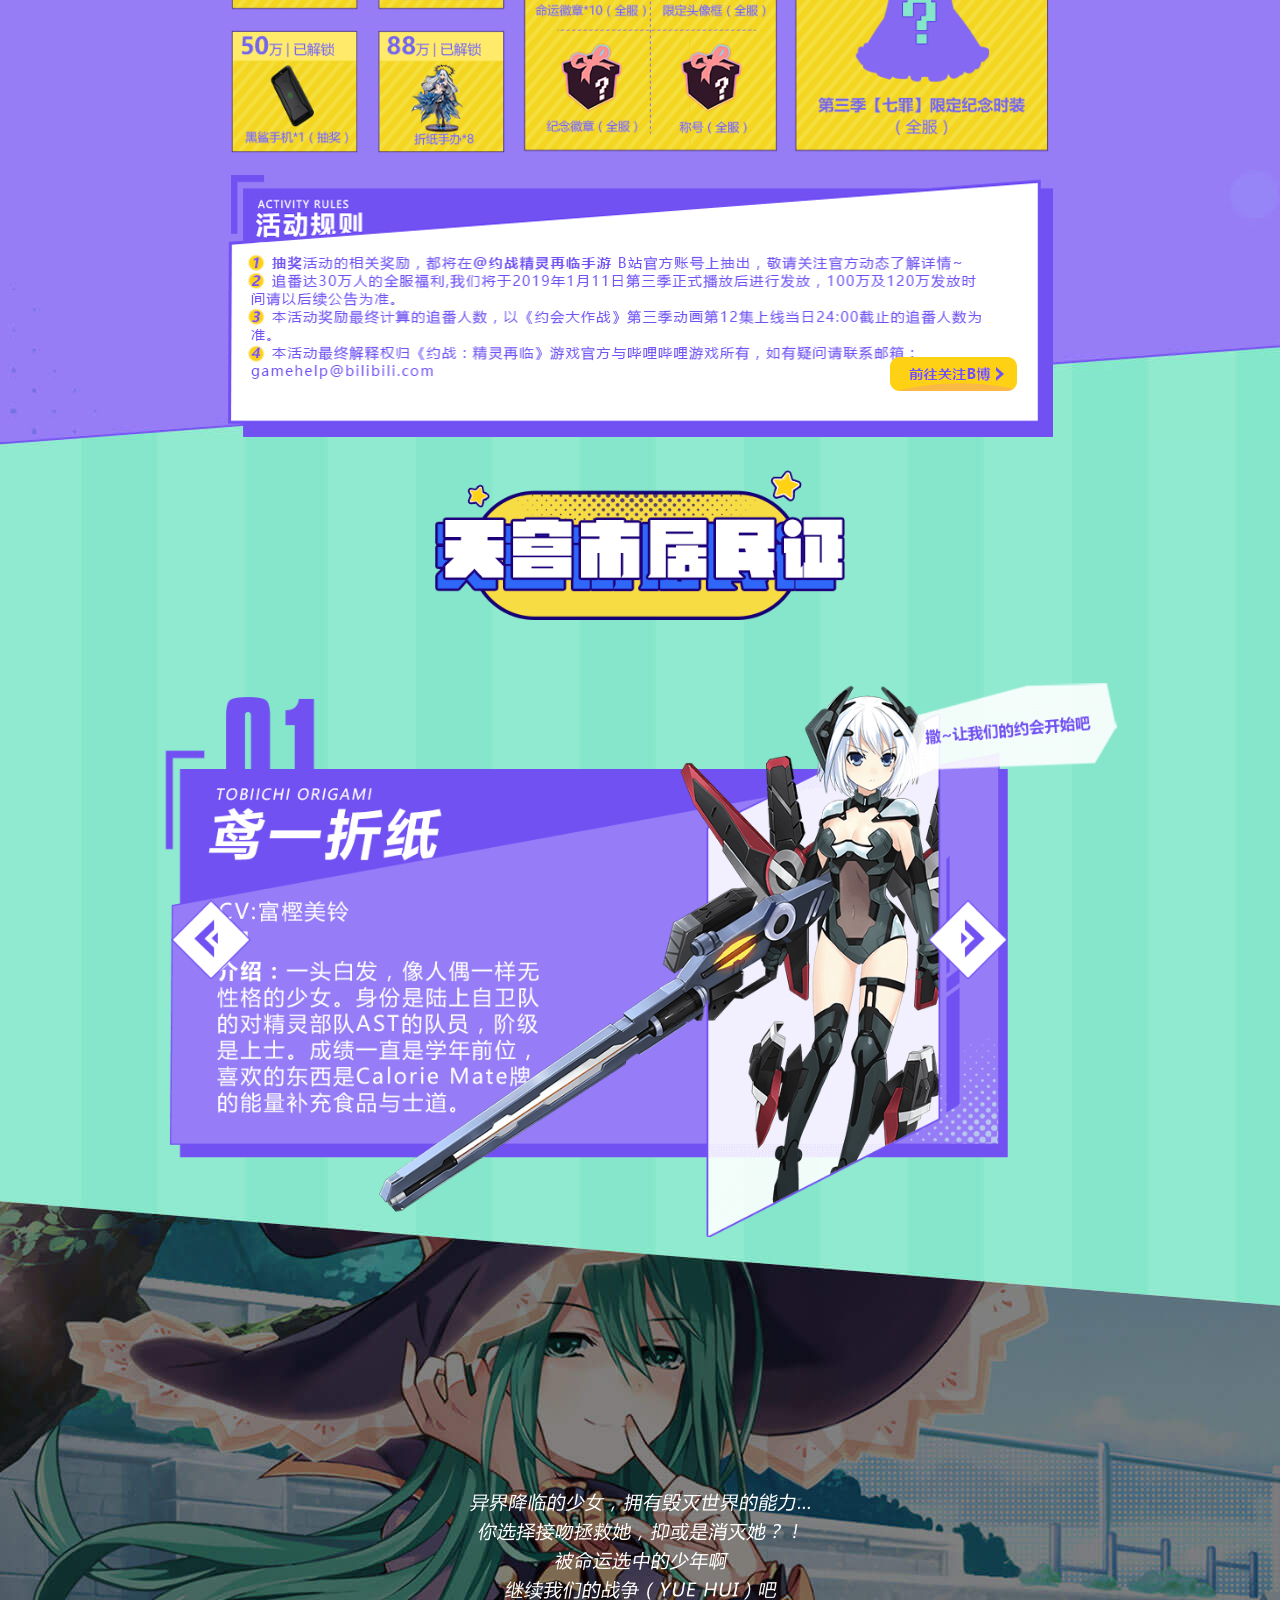
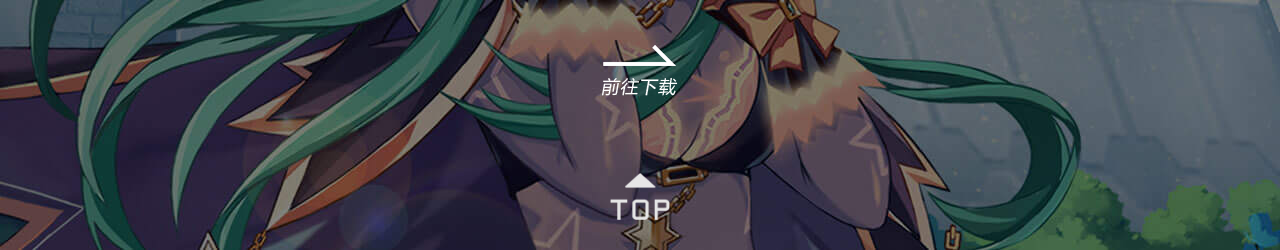
<file: yuehui/html/zf.html>
<!DOCTYPE html>
<html lang="en">
<head>
    <meta charset="UTF-8">
    <meta name="viewport" content="width=device-width, initial-scale=1.0">
    <meta http-equiv="X-UA-Compatible" content="ie=edge">
    <title>Document</title>
    <link rel="stylesheet" href="../css/1.css">
    <script src="../js/jquery-1.12.2.js"></script>
    <script src="../js/1.js"></script>
</head>
<body>
    <!-- 容器 -->
    <div class="wrap">
        <div class="sec sec1">
            <img class="logo" src="../images/cllogo.png" alt="">
            <img class="slogan" src="../images/clslogan.png" alt="">
            <div class="btns">
                <a href="#" target="blank">
                    <img class="ig" src="../images/clzf.png" alt="">
                </a>
                <a href="#">
                    <img class="ig" src="../images/clxz.png" alt="">
                </a>
            </div>
        </div>
        <div class="sec sec2">
            <img class="title" src="../images/clt1.png" alt="">
            <div class="people">
                目前已有
                <span>1424451</span>
                人追番
                <p>*追番人数达到不同档位解锁相应的奖励</p>
            </div>
            <div class="dcbox">
                <div class="line"></div>
                <div class="dcdetail">
                    <ul>
                        <li class="act">
                            <img class="star" src="../images/clstar.png" alt="">
                            <img class="bigstar" src="../images/clbigstar.png" alt="">
                            <div class="peo">
                                    <p>30万</p>
                                    已解锁<br>
                                    可以前往游戏领取
                            </div>
                        </li>
                        <li class="act">
                            <img class="star" src="../images/clstar.png" alt="">
                            <img class="bigstar" src="../images/clbigstar.png" alt="">
                            <div class="peo">
                                    <p>50万</p>
                                    已解锁<br>
                                    关注@约战精灵再临手游<br>
                                    官方动态通知
                            </div>
                        </li>
                        <li class="act">
                            <img class="star" src="../images/clstar.png" alt="">
                            <img class="bigstar" src="../images/clbigstar.png" alt="">
                            <div class="peo">
                                    <p>66万</p>
                                    已解锁<br>
                                    见面会将在B站独家直播<br>
                                    敬请期待
                            </div>
                        </li>
                        <li class="act">
                            <img class="star" src="../images/clstar.png" alt="">
                            <img class="bigstar" src="../images/clbigstar.png" alt="">
                            <div class="peo">
                                    <p>88万</p>
                                    已解锁<br>
                                    关注@约战精灵再临手游<br>
                                    官方号抽奖啦
                            </div>
                        </li>
                        <li class="act">
                            <img class="star" src="../images/clstar.png" alt="">
                            <img class="bigstar" src="../images/clbigstar.png" alt="">
                            <div class="peo">
                                    <p>100万</p>
                                    已解锁<br>
                                    可以前往游戏领取
                            </div>
                        </li>
                        <li class="act">
                            <img class="star" src="../images/clstar.png" alt="">
                            <img class="bigstar" src="../images/clbigstar.png" alt="">
                            <div class="peo">
                                    <p>120万</p>
                                    已解锁<br>
                                    制作中，详情请见游戏后续公告
                            </div>
                        </li>
                    </ul>
                </div>
            </div>
            <div class="dcimg">
                <img class="g1" src="../images/clgift1_1.png" alt="">
                <img class="g2" src="../images/clgift2_1.png" alt="">
                <img class="g3" src="../images/clgift3_1.png" alt="">
                <img class="g4" src="../images/clgift4_1.png" alt="">
                <img class="g5" src="../images/clgift5_1.png" alt="">
                <img class="g6" src="../images/clgift6_1.png" alt="">
            </div>
            <img class="rule" src="../images/clrule.png" alt="">
            <a class="gz" href="#" target="_blank">
                <img class="ig" src="../images/clgz.png" alt="">
            </a>
        </div>
        <div class="sec sec3">
            <img class="title" src="../images/clt2.png" alt="">
            <div class="box" id="box">
                <!-- 图片盒子 -->
                <ul id="imgBox">
                    <li><img src="../images/cl1.png" alt=""></li>
                    <li><img src="../images/cl2.png" alt=""></li>
                    <li><img src="../images/cl4.png" alt=""></li>
                    <li><img src="../images/cl5.png" alt=""></li>
                    <li><img src="../images/cl8-1.png" alt=""></li>
                </ul>   
                <!-- 圆点盒子 -->
                <!-- <ol id="dianBox">
                    <li class="current"></li>
                    <li></li>
                    <li></li>
                    <li></li>
                    <li></li>
                </ol> -->
                <!-- 左右箭头 -->
                <span class="arrLeft" id="arrLeft"></span>
                <span class="arrRight" id="arrRight"></span>
            </div>
            <img class="wz" src="../images/clwz.png" alt="">
            <a class="qwxz" href="#">
                <img src="../images/clqwxz.png" alt="">
            </a>
            <a href="#">
                <img class="up" src="../images/cltop.png" alt="">
            </a>
        </div>
    </div>
</body>
</html>
</file>
<file: yuehui/css/style.css>
﻿*{
	margin: 0px;
	padding: 0px;
	font-family: '微软雅黑';
}
html, body {
    position: relative;
}
a{
  text-decoration: none;
}
li{
  list-style: none;
}
img{
  border: 0px;
}
body{
  overflow-x: hidden;
  overflow-y: auto;
}
.hide{
  display: none;
}
.wrap{
  width: 100%;
  min-width: 1400px;
  overflow: hidden;
}
.sec{
  width: 100%;
  overflow: hidden;
  position: relative;
}
.sec1{
	height: 1976px;
	background: url(../images/bg1.jpg) no-repeat;
	background-position: center;
}
.logo{
  display: block;
  position: absolute;
  left: 50%;
  margin-left: -600px;
  top: 10px;
  z-index: 55;
}
.nav{
  width: 100%;
  height: 136px;
  background: url(../images/navbg.png) no-repeat;
  background-position: center;
  position: fixed;
  top: 0;
  z-index: 100;
}
.navul{
  width: 875px;
  height: 50px;
  position: absolute;
  left: 50%;
  margin-left: -345px;
  top: 25px;
  background: url(../images/btns.png) no-repeat;
}
.navul li{
  width: 175px;
  height: 100%;
  float: left;
  font-size: 20px;
  color: #fff;
  text-align: center;
  line-height: 34px;
  position: relative;
  cursor: pointer;
}
.navul li.act{
  background: #05bf89;
  color: #313131;
}
.bgmbtn{
	position: absolute;
	left: 50%;
	margin-left: 545px;
	margin-top: 32px;
	cursor: pointer;
}

.slogan{
	width: 692px;
	height: 304px;
	background: url(../images/slogan.png) no-repeat;
	position: absolute;
	left: 50%;
	margin-left: -435px;
	top: 540px;
}
.dili{
	width: 100px;
	height: 100px;
	position: absolute;
	left: 426px;
	top: 200px;
}
.downbtn{
	width: 148px;
	height: 48px;
	position: absolute;
}
.ios{
	left: 109px;
	top: 201px;
}
.android{
	left: 266px;
	top: 201px;
}
.taptap{
	left: 109px;
	top: 252px;
}
.moniqi{
	left: 266px;
	top: 252px;
}
.video_btn{
	width: 47px;
	height: 47px;
	background: url(../images/v1.png) no-repeat;
	margin-left: 28px;
	margin-top: 100px;
	cursor: pointer;
}
.video_btn img{
	-webkit-animation: v 2s linear infinite both;
	-moz-animation: v 2s linear infinite both;
	-o-animation: v 2s linear infinite both;
	animation: v 2s linear infinite both;
}
@-webkit-keyframes v{
	to{-webkit-transform: rotate(360deg);}
}
@-moz-keyframes v{
	to{-moz-transform: rotate(360deg);}
}
@-o-keyframes v{
	to{-o-transform: rotate(360deg);}
}
@keyframes v{
	to{transform: rotate(360deg);}
}
.ewmline{
	width: 107px;
	border-bottom: 3px solid #c33300;
	position: absolute;
	left: 422px;
	top: 200px;
	-webkit-animation: ewmline 2s linear infinite both;
	-moz-animation: ewmline 2s linear infinite both;
	-o-animation: ewmline 2s linear infinite both;
	animation: ewmline 2s linear infinite both;
}
@-webkit-keyframes ewmline{
	to{top: 300px;}
}
@-moz-keyframes ewmline{
	to{top: 300px;}
}
@-o-keyframes ewmline{
	to{top: 300px;}
}
@keyframes ewmline{
	to{top: 300px;}
}
.newscenter{
	width: 1250px;
	height: 815px;
	margin: 1040px auto 0;
	position: relative;
	z-index: 10;
}
.newsbox{
  width: 790px;
  height: 450px;
  background: #fbf5bb;
  margin-top: 70px;
  margin-left: 40px;
  overflow: hidden;
  position: relative;
}
.side{
	width: 150px;
	height: 414px;
	background: url(../images/side.png) no-repeat;
	background-size: 100%;
  position: fixed;
  right: 0;
  bottom: 100px;
  z-index: 20;
  display: none;
}
.close{
	width: 29px;
	height: 29px;
	position: absolute;
	right: 0;
	top: 15px;
	cursor: pointer;
	z-index: 5;
}
.side a{
	width: 80px;
	height: 26px;
	margin-left: 70px;
	display: block;
}
.d1{
	margin-top: 195px;
}
.zf{
	width: 150px;
	height: 95px;
	position: absolute;
	top: 0;
	cursor: pointer;
}
.newsnav{
	width: 500px;
  height: 42px;
  position: relative;
  margin-left: 40px;
  margin-top: 48px;
}
.newsnav li{
  width: 84px;
  height: 39px;
  float: left;
  margin-right: 10px;
  font-size: 18px;
  color: #705029;
  text-align: center;
  line-height: 39px;
  cursor: pointer;
  border: 1px solid #705029;
}
.newsnav li.act{
  background: url(../images/newsnavbg.png) no-repeat;
  background-position: -1px -1px;
  color: #fbf5bb;
}
.more{
  width: 0px;
  height: 0px;
  border-right: 80px solid #e04441;
  border-bottom: 80px solid transparent;
  position: absolute;
  right: 74px;
  top: 30px;
}
.more:after{
	position: absolute;
	content: "+";
	color: #fff;
	font-size: 30px;
	left: 46px;
	top: 6px;
}
.tj{
  width: 670px;
  height: 52px;
  background: #8460ff;
  margin-top: 25px;
  margin-left: 40px;
  border: 3px solid #d58944;
  background: #e04441;
}
.tjtag{
  width: 58px;
  height: 52px;
  box-sizing: border-box;
  float: left;
  position: relative;
  background: #fbf5bb;
  font-size: 20px;
  color: #e04441;
  text-align: center;
  line-height: 52px;
  font-weight: bold;
}
.tjtag:after{
  position: absolute;
  content: "";
  border-left: 10px solid #fbf5bb;
  border-top: 8px solid transparent;
  border-bottom: 8px solid transparent;
  right: -10px;
  top: 18px;
}
.tj a{
  display: block;
  width: 440px;
  float: left;
  margin-left: 15px;
  font-size: 18px;
  color: #fff;
  line-height: 52px;
  overflow: hidden;
  text-overflow: ellipsis;
  white-space: nowrap;
}
.newslist{
	width: 672px;
  margin-top: 22px;
  margin-left: 40px;
}
.newslist li{
	height: 38px;
	border: 2px solid #673a12;
	margin-top: 10px;
}
.newslist li a{
  display: block;
  width: 100%;
  height: 100%;
  overflow: hidden;
  font-size: 17px;
  color: #333309;
  line-height: 38px;
}
.newslisttitle{
  display: block;
  width: 380px;
  float: left;
  overflow: hidden;
  text-overflow: ellipsis;
  white-space: nowrap;
  text-indent: 10px;
}
.newslisttime{
  width: 100px;
  float: right;
}
.banner{
	width: 458px;
	border: 10px solid #d58944;
	position: absolute;
	right: 0;
	top: 150px;
}
.bannerimg{
	width: 458px;
	display: block;
	overflow: hidden;
	font-size: 0;
}
.bannerimg li{
	width: 458px;
	float: left;
}
.bannernav{
	padding: 10px 0;
	background: #000;
	overflow: hidden;
}
.bannernav li{
	width: 25%;
	font-size: 14px;
	color: #dcdcdc;
	text-align: center;
	float: left;
	cursor: pointer;
	position: relative;
}
.bannernav li:after{
	position: absolute;
	content: "|";
	font-size: 14px;
	color: #fff;
	right: -3px;
}
.bannernav li.act{
	color: #ffe699;
}
.sec2{
	width: 100%;
  height: 1228px;
  background: url(../images/bg2.jpg) no-repeat;
  background-position: center;
}
.elfbox{
	width: 1200px;
	height: 1000px;
	margin: 0 auto;
	position: relative;
}
.elfbox1{
	width: 380px;
	position: absolute;
	left: 0;
}
.elfdesc{
	width: 280px;
	border: 1px solid #285767;
	background: #fff;
	position: absolute;
	left: 45px;
	top: 260px;
	z-index: 10;
}
.elfname{
	background: #e04441;
	position: relative;
	color: #f9f6c9;
	padding-left: 15px;
	overflow: hidden;
}
.elfname p{
	font-size: 36px;
	font-weight: bold;
	line-height: 36px;
	margin-top: 20px;
}
.elfname span{
	font-size: 10px;
	line-height: 10px;
}
.cvbtn{
	position: absolute;
	right: 20px;
	top: 18px;
	cursor: pointer;
}
.cv{
	font-size: 16px;
	font-weight: bold;
	line-height: 40px;
}
.elfwz{
	height: 150px;
	padding: 30px 20px;
	font-size: 14px;
	color: #000;
	line-height: 20px;
	border-bottom: 1px dashed #000;
}
.elfwz p{
	height: 150px;
	overflow: auto;
}
.elfwz p::-webkit-scrollbar
{
    width: 5px;
    height: 5px;
    background-color: #999;
}
.elfwz p::-webkit-scrollbar-thumb
{
    border-radius: 5px;
    background-color: #e04441;
}
.elfmsg{
	margin-left: 20px;
	margin-top: 20px;
	padding-bottom: 30px;
	overflow: hidden;
}
.elfmsg li{
	width: 50%;
	float: left;
	font-size: 14px;
	color: #ad120a;
	line-height: 30px;
	overflow: hidden;
	text-overflow: ellipsis;
	white-space: nowrap;
}
.elfvideo{
	width: 280px;
	position: absolute;
	left: 45px;
	top: 745px;
	z-index: 5;
}
.elfvideo video{
	width: 100%;
}
.pbg{
	width: 370px;
	position: absolute;
	left: 480px;
	top: 230px;
}
.person{
	width: 1000px;
	position: absolute;
	top: 153px;
	left: 100px;
}
.elfnav{
	width: 170px;
	position: absolute;
	right: 0;
	top: 214px;
	z-index: 10;
}
.elfhead{
	height: 450px;
	overflow: hidden;
	position: relative;
}
.elfhead ul{
	width: 100%;
	position: absolute;
	top: 0;
}
.elfhead li{
	height: 78px;
	margin-top: 12px;
	font-size: 0;
	text-align: right;
	position: relative;
	cursor: pointer;
}
.bighead{
	position: absolute;
	right: 0;
	top: 0;
	display: none;
}
.elfhead li.act .bighead{
	display: block;
}
.elfleft{
	width: 53px;
	height: 53px;
	background: url(../images/btns.png) no-repeat;
	background-position: -228px -216px;
	margin-left: 77px;
	cursor: pointer;
}
.elfleft1{
	background: url(../images/btns.png) no-repeat;
	background-position: -283px -216px;
}
.elfright{
	width: 53px;
	height: 53px;
	background: url(../images/btns.png) no-repeat;
	background-position: -228px -268px;
	margin-top: 12px;
	margin-left: 77px;
	cursor: pointer;
}
.elfright1{
	background: url(../images/btns.png) no-repeat;
	background-position: -283px -268px;
}
.sidenav{
	width: 60px;
	height: 664px;
	position: fixed;
	left: 20px;
	top: 50%;
	margin-top: -320px;
	background: url(../images/btns.png) no-repeat;
	background-position: 0px -168px;
}
.sidenav ul{
	margin-top: 0px;
}
.sidenav li{
	width: 100%;
	height: 126px;
	cursor: pointer;
}
.sec3{
  height: 1012px;
  background: url(../images/bg3.jpg) no-repeat;
  background-position: center;
}
.t3{
	width: 350px;
	position: absolute;
	left: 50%;
	margin-left: -640px;
}
.wtbox{
	width: 1200px;
	height: 650px;
	position: absolute;
	left: 50%;
	top: 300px;
	margin-left: -600px;
	overflow: hidden;
}
/*.wtbox .swiper-container{
	margin-left: -300px;
}*/
.wtbox .swiper-slide{
	box-sizing: border-box;
	border: 8px solid #fcdc95;
}
.wtbox .swiper-slide:after{
	position: absolute;
	content: "";
	width: 100%;
	height: 100%;
	background: rgba(0,0,0,0.5);
	top: 0;
}
.wtbox .swiper-slide-active:after{
	background: none;
}
.wtbox .swiper-container img{
	width: 100%;
	display: block;
}
.wtbox .swiper-slide-active img{
	/*opacity: 1*/
}
.wtbox .swiper-button-prev{
	width: 76px;
	height: 76px;
	background: url(../images/btns.png) no-repeat;
	background-position: -197px -360px;
	left: 50%;
	top: 590px;
	margin-left: -100px;
}
.wtbox .swiper-button-next{
	width: 76px;
	height: 76px;
	background: url(../images/btns.png) no-repeat;
	background-position: -288px -360px;
	left: 50%;
	top: 590px;
	margin-left: 0px;
}
.sec4{
  height: 1886px;
  background: url(../images/bg4.jpg) #f4f4f4 no-repeat;
  background-position: center;
}
.mvcenter{
	width: 1200px;
	height: 900px;
	margin: 0 auto;
	position: relative;
	overflow: hidden;
}
.mobilepic{
	width: 1080px;
	overflow: hidden;
	margin-left: 60px;
	margin-top: 20px;
}
.mobilepic .swiper-container{
	margin-left: 0px;
}
.mobilepic .swiper-container .swiper-slide{
	/*width: 380px;*/
	border: 4px solid #cbb178;
	position: relative;
	box-sizing: border-box;
}
.mobilepic img{
	width: 100%;
	display: block;
}
.mobilepic .swiper-container .swiper-slide:after{
	position: absolute;
	content: "";
	width: 100%;
	height: 100%;
	background: rgba(0,0,0,0.5);
	top: 0;
}
.mobilepic .swiper-container .swiper-slide-active:after{
	background: none;
}
.mobilepic .swiper-button-prev{
	width: 76px;
	height: 76px;
	background: url(../images/btns.png) no-repeat;
	background-position: -197px -360px;
	left: 50%;
	top: 640px;
	margin-left: -305px;
}
.mobilepic .swiper-button-next{
	width: 76px;
	height: 76px;
	background: url(../images/btns.png) no-repeat;
	background-position: -288px -360px;
	left: 50%;
	top: 640px;
	margin-left: 228px;
}
.mobilepic .swiper-slide a{
	width: 52px;
	position: absolute;
	bottom: 0;
	left: 50%;
	margin-left: -26px;
	z-index: 10;
	display: none;
}
.mobilepic .swiper-slide a img{
	width: 100%;
}
.mobilepic .swiper-slide:hover a{
	display: block;
}
.bzfl{
	width: 238px;
	height: 50px;
	background: url(../images/btns.png) no-repeat;
	background-position: -202px -516px;
	position: absolute;
	top: 750px;
	left: 320px;
	cursor: pointer;
}
.spzy{
	width: 238px;
	height: 50px;
	background: url(../images/btns.png) no-repeat;
	background-position: -480px -516px;
	position: absolute;
	top: 750px;
	left: 630px;
	cursor: pointer;
}
.botsmn{
	position: absolute;
	left: 50%;
	margin-left: 245px;
	bottom: -90px;
}
.picsize{
	width: 250px;
	height: 54px;
	border: 2px solid #fcdc95;
	position: absolute;
	left: 885px;
	top: 0;
	z-index: 50;
}
.picsize span{
	width: 50%;
	height: 100%;
	float: left;
	display: block;
	font-size: 16px;
	font-weight: bold;
	color: #000;
	text-align: center;
	line-height: 54px;
	position: relative;
	cursor: pointer;
}
.picsize span.act{
	color: #f9f6c9;
}
.msize:after{
	position: absolute;
	content: "|";
	font-size: 20px;
	color: #f9f6c9;
	font-weight: normal;
	right: 0
}
.pcleft{
	width: 76px;
	height: 76px;
	background: url(../images/btns.png) no-repeat;
	background-position: -197px -360px;
	float: left;
	margin-left: 50px;
	margin-top: 232px;
	cursor: pointer;
}
.pcright{
	width: 76px;
	height: 76px;
	background: url(../images/btns.png) no-repeat;
	background-position: -288px -360px;
	float: left;
	margin-left: 30px;
	margin-top: 232px;
	cursor: pointer;
}
.pcpic{
	margin-top: 150px;
}
.pclist{
	width: 860px;
	height: 540px;
	float: left;
	margin-left: 30px;
	overflow: hidden;
	position: relative;
}
.pclist ul{
	position: absolute;
	left: 0;
}
.pclist ul li{
	width: 410px;
	border: 5px solid #fcdc95;
	float: left;
	margin: 10px 5px;
	cursor: pointer;
}
.pclist ul li img{
	width: 100%;
	display: block;
}
.vbox{
  width: 1000px;
  height: 500px;
  overflow: auto;
  margin-top: 100px;
  margin-left: 100px;
}
.vbox li{
  width: 230px;
  height: 140px;
  float: left;
  position: relative;
  margin: 10px 7px;
}
.vbtn{
  width: 224px;
  height: 131px;
  position: absolute;
  left: 0;
  top: 0;
  background: url(../images/vo1.png) no-repeat;
  background-position: 32px 40px;
}
.vbtn:hover{
  background-position: 32px -90px;
}
.vtitle{
  width: 124px;
  height: 22px;
  background: #ff3447;
  font-size: 12px;
  color: #fff;
  line-height: 22px;
  position: absolute;
  right: 0;
  bottom: 0;
  text-indent: 5px;
  overflow: hidden;
  text-overflow: ellipsis;
  white-space: nowrap;
}
.xzpic{
  width: 100%;
  position: absolute;
  bottom: 0px;
  text-align: center;
}
.xzpic a{
  display: inline-block;
  background: url(../images/downarrow.png);
  background-size: 100%;
}
.linkcont{
	width: 670px;
	margin: 0 auto;
	position: relative;
	overflow: hidden;
}
.footer {
    text-align: center;
    font-size: 14px;
    color: #999;
    line-height: 30px;
}
.footer a{
  color: #999;
}
.linkbox{
	margin-top: 270px;
}
.jr a{
  font-size: 15px;
  color: #221d1d;
}
.jr span{
  height: 31px;
  margin-left: 32px;
  display: inline-block;
  text-indent: 35px;
  background: url(../images/qqicon.png) no-repeat;
}
.jr span a{
  color: #221d1d;
  text-decoration: underline;
}
.goup{
	display: block;
	margin-left: 245px;
	margin-top: 30px;
	cursor: pointer;
}
.linkicon{
  width: 342px;
  height: 98px;
  background: url(../images/linkicon.png) no-repeat;
  margin-top: 5px;
}
.linkicon a{
  display: block;
  width: 25%;
  height: 100%;
  float: left;
}
.linkbtn{
  width: 317px;
  display: block;
  margin-left: 10px;
  margin-top: 30px;
}
.boticon{
	display: block;
	margin-left: 10px;
	margin-top: 30px;
}
.ewm{
  display: block;
  position: absolute;
  left: 50%;
  top: 123px;
  margin-left: 10px;
}
.welpic::-webkit-scrollbar {/*滚动条整体样式*/
    width: 5px;     /*高宽分别对应横竖滚动条的尺寸*/
    background: #ddd;
}
.welpic::-webkit-scrollbar-thumb {/*滚动条里面小方块*/
    background: #999;
}
.pop{
  width: 100%;
  height: 100%;
  position: fixed;
  background: rgba(0,0,0,0.7);
  top: 0;
  z-index: 99;
  display: none;
}
.popbox{
  width: 1000px;
  padding: 30px 0;
  background: #fff;
  position: absolute;
  left: 50%;
  top: 50%;
  margin-left: -400px;
  transform: translateY(-50%);
}
.poploopbox{
  position: relative;
  overflow: hidden;
}
.poploop{
  overflow: hidden;
  margin: 0 auto;
  border: 3px solid #8460fe;
}
.poploop li{
  float: left;
}
.poploop li img{
  display: block;
  width: 100%;
}
.poplbtn{
  position: absolute;
  left: 20px;
  top: 50%;
  margin-top: -37px;
  cursor: pointer;
}
.poprbtn{
  position: absolute;
  right: 20px;
  top: 50%;
  margin-top: -37px;
  cursor: pointer;
}
.closepic{
  position: absolute;
  right: -30px;
  top: -30px;
  cursor: pointer;
}
.miniloop{
  overflow: hidden;
  margin: 20px auto;
  padding-top: 10px
}
.miniloop li{
  width: 100px;
  float: left;
  border: 5px solid transparent;
  position: relative;
  cursor: pointer;
}
.miniloop li.act{
  border: 5px solid #7a5ce1;
}
.miniloop li img{
  display: block;
  width: 100%;
}
.miniloop li.act:after{
  content: "";
  position: absolute;
  border-bottom: 10px solid #7a5ce1;
  border-left: 8px solid transparent;
  border-right: 8px solid transparent;
  top: -14px;
  left: 50%;
  margin-left: -3px;
}
.sec6{
	padding: 50px 0;
	background: #000;
}



/********************list******************************/
.ntop{
  height: 482px;
  background: url(../images/listkv.jpg) no-repeat;
  background-position: center;
}
.nlist{
  height: 1044px;
  background: url(../images/listbg.jpg) no-repeat;
  background-position: center;
}
.listbox{
  width: 1100px;
  margin: 0 auto;
  overflow: hidden;
}
.listtitle{
  display: block;
  margin: 0 auto;
  margin-top: 45px;
}
.pos{
  text-align: center;
  margin-top: 30px;
  font-size: 20px;
  color: #333039;
  vertical-align: middle;
}
.pos img{
  display: inline-block;
  margin-right: 5px;
  vertical-align: middle;
  margin-top: -5px;
}
.list{
  width: 880px;
  float: left;
  background: #fff;
  padding-bottom: 30px;
  margin-top: 20px;
}
.listnav{
  height: 75px;
  border-bottom: 2px solid #dbdbdb;
}
.listnav ul{
  width: 575px;
  height: 100%;
  margin: 0 auto;
}
.listnav ul li{
  width: 115px;
  height: 100%;
  float: left;
  text-align: center;
}
.listnav ul li a{
  display: inline-block;
  height: 100%;
  line-height: 75px;
  font-size: 20px;
  color: #333309;
}
.listnav ul li.act a{
  color: #8779b7;
  border-bottom: 2px solid #8779b7;
}
.lists{
  margin: 0 20px;
  background: #fff;
}
.lists a{
  height: 90px;
  display: block;
  font-size: 20px;
  color: #333309;
  overflow: hidden;
  line-height: 90px;
  border-bottom: 1px solid #dbdbdb;
}
.lists a span{
  display: inline-block;
  overflow: hidden;
  text-overflow: ellipsis;
  white-space: nowrap;
}
.n_newstitle{
  width: 680px;
  float: left;
  overflow: hidden;
  text-overflow: ellipsis;
  white-space: nowrap;
  text-indent: 10px;
}
.n_newstime{
  width: 150px;
  float: right;
  text-align: right;
}
.btns{
  margin-top: 30px;
  text-align: center;
  font-size: 0;
}
.btns a{
  width: 175px;
  height: 55px;
  display: inline-block;
  margin: 0 5px;
  font-size: 20px;
  color: #333309;
  text-align: center;
  line-height: 55px;
  border: 1px solid #8460ff;
}
.btns a.next{
  background: #8460ff;
  color: #fff;
}
.listright{
  width: 212px;
  float: right;
  margin-top: 20px;
  overflow: hidden;
}
.hot{
  background: #fff;
  overflow: hidden;
}
.nt1{
  display: block;
  margin-top: 20px;
  margin-left: 20px;
}
.nbanner{
  width: 195px;
  height: 140px;
  margin: 0 auto;
  margin-top: 20px;
  overflow: hidden;
  position: relative;
}
.nbanner li{
  width: 195px;
  float: left;
}
.nb_paging{
  bottom: 5px;
}
.nb_paging span{
  width: 8px;
  height: 8px;
  border-radius: 4px;
  background: #8460ff;
}
.nb_paging span.act{
  width: 30px;
}
.xzewm{
  display: block;
  margin-top: 8px;
}
.content{
  min-height: 800px;
  background: url(../images/listbg.jpg);
  background-position: top center;
}
.contentbox{
  width: 1000px;
  padding: 50px 0;
  margin: 0 auto;
  background: #fff;
}
.conttitle{
  width: 100%;
  margin: 0 auto;
  font-size: 30px;
  color: #333309;
  font-weight: bold;
  text-align: center;
  padding-bottom: 20px;
  border-bottom: 1px solid #999;
}
.conttitle p{
  font-size: 18px;
  font-weight: normal;
}
.cont{
  padding: 20px 30px;
  font-size: 16px;
  color: #333309;
  line-height: 26px;
}
.loading{
  width: 100%;
  height: 100%;
  position: fixed;
  background: #000;
  overflow: hidden;
  top: 0;
  left: 0;
  z-index: 99999;
}
.loading video{
  width: 1920px;
  height: 1000px;
  position: absolute;
  top: 50%;
  margin-top: -500px;
  left: 50%;
  margin-left: -960px;
}
.linepic{
  height: 13px;
  background: url(../images/line.jpg);
  background-position: center;
}

.zt{
  width: 114px;
  background: rgba(199,57,43,0.5);
  float: left;
  position: absolute;
  display: none;
  border-radius: 2px;
  margin-top: 50px;
  margin-left: 30px;
  border: 1px solid #ffe097;
}
.zt div{
  margin: 0 5px;
  border-bottom: 1px solid #c7392b;
  overflow: hidden;
  border-radius: 0;
}
.zt div a{
  height: 30px;
  display: block;
  margin: 5px 0;
  font-size: 15px;
  color: #ffe097;
  text-align: center;
  line-height: 30px;
}
.zt div a:hover{
  background: #ffe097;
  border-radius: 8px;
  color: #c7392b;
}
.wqzt:hover{
  background: url(../images/btns.png) no-repeat;
  background-position: -175px -65px;
}
.wqzt:hover .zt{
  display: block;
}
.gw{
  position: absolute;
  z-index: 50;
  left: 35px;
  top: 50px;
  display: none;
}
.gwwx:hover{
  background: url(../images/btns.png) no-repeat;
  background-position: -350px -65px;
}
.gwwx:hover .gw{
  display: block;
}
.navqq{
  text-align: center;
  font-size: 18px;
  color: #ffe097;
  line-height: 30px;
  background: rgba(199,57,43,0.5);
  padding-bottom: 5px;
  display: none;
  border-radius: 2px;
  margin-top: 50px;
  border: 1px solid #ffe097;
  padding: 20px 0;
}
.navqq a{
  display: block;
  margin: 5px;
  font-size: 18px;
  color: #ffe097;
  line-height: 30px;
  text-align: center;
  border-radius: 2px;
}
.gfqq:hover{
  background: url(../images/btns.png) no-repeat;
  background-position: -525px -65px;
}
.gfqq:hover .navqq{
  display: block;
}
li.lxwm:before{
  content: ""
}
.linkus{
  text-align: center;
  font-size: 16px;
  line-height: 30px;
  color: #ffe097;
  background: rgba(199,57,43,0.5);
  padding-bottom: 10px;
  display: none;
  border-radius: 2px;
  margin-top: 50px;
  border: 1px solid #ffe097;
  padding: 20px 0;
}
.linkus a{
  display: block;
  background: #ffe097;
  color: #c7392b;
  margin: 0 5px;
}
.linkphone{
  font-size: 14px;
}
.lxwm:hover{
  background: url(../images/btns.png) no-repeat;
  background-position: -700px -65px;
}
.lxwm:hover .linkus{
  display: block;
}
.topvideo{
  width: 100%;
  height: 1000px;
}
.topvideo video{
  width: 1920px;
  height: 1000px;
  position: absolute;
  left: 50%;
  margin-left: -960px;
  top: 0;
}
.xzpic{
  width: 100%;
  position: absolute;
  bottom: 0px;
  text-align: center;
}
.xzpic a{
  display: inline-block;
  vertical-align: middle;
}
.xzpic .zan{
  font-size: 25px;
  color: #8460fe;
  line-height: 40px;
  padding-left: 45px;
  padding-right: 10px;
  background: url(../images/heart1.png) rgba(255,255,255,0.8) no-repeat;
  background-size: 45px;
}
.xzsrc{
  width: 40px;
  height: 40px;
  background: url(../images/downarrow_1.png) no-repeat;
  background-size: 100%;
}
.countTime{
  width: 50px;
  height: 50px;
  position: absolute;
  left: 818px;
  top: 22px;
  font-size: 34px;
  color: #fff;
  text-align: center;
  line-height: 50px;
}
.sy{
  display: block;
  width: 100%;
  height: 100%;
  background: url(../images/btns.png) no-repeat;
  background-position: 0px -65px;
}
.popvideo{
  width: 100%;
  height: 100%;
  background: rgba(0,0,0,0.8);
  position: fixed;
  left: 0;
  top: 0;
  z-index: 999;
  display: none;
}
.popvideo iframe{
  width: 700px;
  height: 600px;
  position: absolute;
  left: 50%;
  margin-left: -350px;
  top: 50%;
  margin-top: -300px;
  background: #000;
}
.poplinks{
  width: 100%;
  height: 100%;
  position: fixed;
  background: rgba(0,0,0,0.8);
  top: 0;
  left: 0;
  z-index: 99;
  display: none;
}
.poplink{
  width: 614px;
  height: 334px;
  background: url(../images/poplinks.png) no-repeat;
  position: absolute;
  left: 50%;
  margin-left: -307px;
  top: 50%;
  margin-top: -167px;

}
.poplinkclose{
  width: 58px;
  height: 58px;
  position: absolute;
  right: 0;
  top: 0;
  cursor: pointer;
}
.poplink a{
  width: 560px;
  display: block;
  font-size: 25px;
  color: #333309;
  text-align: center;
  margin-top: 146px;
}
.poplink a.phone{
  margin-top: 74px;
}
.welfare{
	width: 1200px;
	margin: 0 auto;
}
.t2{
	width: 350px;
}
.videobox{
	width: 100%;
	height: 100%;
	position: fixed;
	top: 0;
	left: 0;
	z-index: 111;
	background: rgba(0,0,0,0.7);
	display: none;
}
.vboxcenter{
	width: 1200px;
	height: 645px;
	background: url(../images/vbg.png) no-repeat;
	position: absolute;
	left: 50%;
	margin-left: -600px;
	top: 50%;
	margin-top: -322px;
}
.vclose{
	width: 50px;
	height: 50px;
	position: absolute;
	right: 48px;
	top: 0;
	cursor: pointer;
}
.vb{
	width: 864px;
  height: 486px;
  margin-left: 172px;
  margin-top: 89px;
}
.vb video{
	width: 100%;
	height: 100%;
}
.video{
	width: 1920px;
	height: 1200px;
	background: rgba(0,0,0,0.5);
	position: absolute;
	left: 50%;
	margin-left: -960px;
	top: -100px;
  overflow: hidden;
  background: url(../images/qwe2.png) no-repeat center;
  background-size: 100%;
}
.vceng{
	position: absolute;
	top: 895px;
	left: 50%;
  margin-left: -960px;
}
</file>
<file: yuehui/css/at.css>
﻿*{
	margin: 0px;
	padding: 0px;
	font-family: 'microsoft yahei';
}
html, body {
    position: relative;
}
a{
  text-decoration: none;
}
img{
  border: 0px;
}
li{
  list-style: none;
}
.hide{
  display: none;
}
.wrap{
  width: 100%;
  overflow: hidden;
}
.section{
  width: 100%;
  position: relative;
  overflow: hidden;
}
.section1{
  height: 1000px;
  background: url(../images/top.jpg) no-repeat;
  background-position: center;
}
.section1 video{
  width: 1920px;
  height: 1000px;
  position: absolute;
  left: 50%;
  margin-left: -960px;
}
.section2{
  height: 328px;
  background: url(../images/bg1-at.jpg) no-repeat;
  background-position: center;
}
.section3{
  height: 1434px;
  background: url(../images/bg2-at.jpg) no-repeat;
  background-position: center;
}
.section4{
  background: url(../images/bg3-at.jpg);
  background-position: center;
}
.section5{
  height: 1255px;
  background: url(../images/bg4-at.jpg);
  background-position: center;
}
.section6{
  height: 456px;
  background: url(../images/bg5.jpg) no-repeat;
  background-position: center;
}
.logo{
  display: block;
  position: absolute;
  left: 20px;
  top: 10px;
}
.btns{
  width: 369px;
  height: 80px;
  background: url(../images/btns-at.png) no-repeat;
  position: absolute;
  right: 75px;
  top: 0;
}
.btns a{
  display: block;
  width: 50%;
  height: 100%;
  float: left;
}
.slogan{
  display: block;
  position: absolute;
  left: 50%;
  top: 0;
  margin-left: -556px;
  margin-top: 470px;
}
.topbg{
  width: 100%;
  height: 167px;
  background: url(../images/topbg.png) no-repeat;
  background-position: center;
  position: absolute;
  bottom: 0;
  left: 0;
}
.ad{
  display: block;
  position: absolute;
  right: 0;
  bottom: 135px;
}
.title{
  display: block;
  margin: 0 auto;
  margin-top: 10px;
}
.cont{
  width: 1200px;
  margin: 0 auto;
}
.nav,.shownav{
  width: 100%;
  margin-top: 5px;
  overflow: hidden;
}
.nav span,.shownav span{
  display: block;
  float: left;
  margin-right: 20px;
  padding: 5px 15px;
  font-size: 14px;
  color: #fff;
  background: #694a9c;
  border-radius: 5px;
  cursor: pointer;
}
.listbox ul{
  overflow: hidden;
  margin-top: 10px;
}
.listbox ul li{
  /*width: 215px;*/
  overflow: hidden;
  position: relative;
  float: left;
  margin-right: 25px;
  margin-top: 25px;
  text-align: center;
  background: #e6b6e1;
  border-radius: 10px;
  padding: 15px 0 0;
  font-size: 0;
  cursor: pointer;
}
.headpic{
  margin: 0 15px;
  cursor: pointer;
}
.user{
  width: 100%;
  padding: 5px 0;
  overflow: hidden;
  background: #f75ead;
  border-bottom-left-radius: 10px;
  border-bottom-right-radius: 10px;
  /*margin-top: 15px;*/
}
.user span{
  vertical-align: middle;
  font-size: 14px;
  color: #fff;
}
.username{
  width: 105px;
  float: left;
  margin-left: 15px;
  line-height: 40px;
  overflow: hidden;
  text-overflow: ellipsis;
  white-space: nowrap;
}
.downbtn{
  float: right;
  margin-right: 15px;
}
.pftitle{
  width: 50px;
  height: 24px;
  text-align: center;
  line-height: 24px;
  font-size: 16px;
  color: #f75ead;
  /*background: #694a9c;*/
  border-radius: 5px;
  float: left;
  margin-left: 28px;
  margin-top: 10px;
  font-weight: bold;
}
.star{
  float: left;
  margin-top: 12px;
  margin-left: 12px;
  cursor: pointer;
}
span.navact{
  background: #f75ead;
}
.wztitle{
  width: 185px;
  height: 50px;
  padding-top: 15px;
  margin: 0 15px;
  font-size: 18px;
  line-height: 20px;
  color: #000;
  background: #fff;
  cursor: pointer;
}
.botbox{
  width: 1053px;
  height: 372px;
  background: url(../images/bot.png) no-repeat;
  margin: 0 auto;
  margin-top: 44px;
}
.yybtn{
  display: block;
  width: 180px;
  height: 70px;
  float: left;
  margin-left: 27px;
  margin-top: 303px;
}
.ttyy{
  display: block;
  width: 180px;
  height: 70px;
  float: left;
  margin-left: 227px;
  margin-top: 303px;
}
.pop{
    width: 100%;
    height: 100%;
    position: fixed;
    top: 0;
    left: 0;
    z-index: 999;
    background: rgba(0,0,0,0.8);
    display: none;
}
.poplist{
    width: 800px;
    height: 620px;
    position: absolute;
    left: 50%;
    margin-left: -400px;
    top: 50%;
    margin-top: -310px;
    background: #fff;
}
.codebox{
  width: 680px;
  margin-left: 60px;
  margin-top: 30px;
  overflow: hidden;
}
.loginbox input{
    display: block;
    border: 1px solid #000;
    background: #fff;
    height: 70px;
    outline: medium;
    text-indent: 20px;
    font-size: 24px;
    color: #000;
}
.mobile{
    width: 458px;
    float: left;
    
}
.getcode{
    width: 208px;
    float: right;
    height: 70px;
    border: 1px solid #000;
    background: #33aa80;
    font-size: 28px;
    color: #fff;
    text-align: center;
    line-height: 70px;
    cursor: pointer;
    overflow: hidden;
}
.code{
    width: 678px;
    margin: 0 auto;
    margin-top: 20px;
    text-align: center;
}
.loginbox{
    height: 480px;
}
.poptitle{
    height: 100px;
    background: #33aa80;
    font-size: 44px;
    color: #fff;
    font-weight: bold;
    text-align: center;
    line-height: 100px;
}
.tj{
    width: 230px;
    height: 70px;
    background: #33aa80;
    margin: 0 auto;
    margin-top: 50px;
    font-size: 34px;
    font-weight: bold;
    text-align: center;
    line-height: 70px;
    color: #fff;
    cursor: pointer;
}
.close{
    width: 100px;
    height: 100px;
    font-size: 50px;
    color: #ff4064;
    position: absolute;
    right: 0;
    top: 0;
    cursor: pointer;
    text-align: center;
    line-height: 100px;
}
.picbox{
  width: 800px;
  height: 650px;
  position: absolute;
  left: 50%;
  margin-left: -400px;
  top: 50%;
  margin-top: -325px;
}
/* .leftbtn,.rightbtn{
  width: 60px;
  height: 60px;
  position: absolute;
  left: 0;
  top: 300px;
  cursor: pointer;
} */
/* .rightbtn{
  left: 740px;
} */
.pic{
  width: 560px;
  height: 100%;
  margin: 0 auto;
  background: #fff;
  border-radius: 10px;
}
.picclose{
  position: absolute;
  left: 700px;
  top: 0;
  cursor: pointer;
}
.pictitle{
  width: 520px;
  height: 40px;
  margin-left: 20px;
}
.picimg{
  display: block;
  width: 510px;
  margin-left: 25px;
}
.picuser{
  font-size: 20px;
  color: #000;
  line-height: 40px;
  float: left;
}
.download{
  display: block;
  width: 90px;
  height: 30px;
  font-size: 16px;
  color: #fff;
  background: #f75ead;
  border-radius: 5px;
  float: right;
  margin-top: 5px;
  text-align: center;
  line-height: 30px;
}
.articlebox{
  width: 600px;
  height: 700px;
  position: absolute;
  left: 50%;
  margin-left: -300px;
  top: 50%;
  margin-top: -350px;
  background: #fff;
  border-radius: 10px;
}
.artclose{
  width: 50px;
  height: 50px;
  line-height: 50px;
}
.artcont{
  width: 560px;
  height: 640px;
  margin-left: 20px;
  margin-top: 10px;
  overflow: auto;
}
.videoconbox{
  width: 850px;
  height: 450px;
  position: absolute;
  left: 50%;
  margin-left: -425px;
  top: 50%;
  margin-top: -225px;
}
.videocont{
  width: 800px;
  height: 100%;
}
.videocont video{
  width: 100%;
  height: 100%;
}
.videoclose{
  width: 50px;
  height: 50px;
  line-height: 50px;
}
.sys{
  margin-top: 30px;
  margin-left: 60px;
}
.sys span{
  display: inline-block;
  vertical-align: middle;
  font-size: 16px;
}
.choose{
  width: 16px;
  height: 16px;
  border-radius: 100%;
  border: 2px solid #33aa80;
  margin-left: 30px;
  margin-right: 10px;
  cursor: pointer;
  position: relative;
}
.chooseact:after{
  content: "";
  position: absolute;
  width: 10px;
  height: 10px;
  border-radius: 100%;
  background: #33aa80;
  left: 3px;
  top: 3px;
}
.islogin{
  background: url(../images/btns-at.png) no-repeat;
  background-position: left bottom;
}

.shownav{
  width: 188px;
  margin: 0 auto;
  margin-top: 30px;
}
.shownav span{
  margin: 0 10px;
}
.rank{
  width: 242px;
  height: 103px;
  background: url(../images/rankbg.png) no-repeat;
  margin: 30px auto;
  overflow: hidden;
}
.rank p{
  font-size: 32px;
  text-align: center;
  margin-top: 37px;
  color: #fff;
}
.listbtns{
  width: 80px;
  display: block;
  font-size: 0;
  overflow: hidden;
  float: right;
  margin-right: 15px;
}
.listbtns a{
  width: 40px;
  display: block;
  float: left;
  font-size: 0;
}
.zan{
  display: block;
  float: right;
  cursor: pointer;
}
.rankbox{
  width: 1200px;
  margin: 0 auto;
  font-size: 0;
  text-align: center;
}
.rankbox ul li{
  display: inline-block;
  position: relative;
  background: #e6b6e1;
  font-size: 0;
  padding-top: 15px;
  border-radius: 10px;
  margin: 20px;
}
.type{
  width: 50px;
  height: 50px;
  border-radius: 100%;
  position: absolute;
  left: -20px;
  top: -20px;
  z-index: 5;
  background: #f75ead;
  font-size: 16px;
  color: #fff;
  text-align: center;
  line-height: 50px;
}
/* .up{
  width: 87px;
  height: 120px;
  background: url(../images/up1.png) no-repeat;
  position: fixed;
  right: 200px;
  bottom: 50px;
  z-index: 99;
  cursor: pointer;
  display: none;
} */
.up:hover{
  background: url(../images/up2.png) no-repeat;
}
.side{
  width: 180px;
  height: 580px;
  background: url(../images/side-at.png) no-repeat;
  background-size: 100%;
  position: fixed;
  right: 0;
  top: 50%;
  margin-top: -290px;
  z-index: 99;
  overflow: hidden;
}
.side ul{
  margin-top: 225px;
  margin-left: 30px;
}
.side ul a{
  display: block;
  margin-bottom: 20px;
  font-size: 18px;
  font-family: '宋体';
  color: #786395;
  font-weight: bold;
}
.typetitle{
  width: 1100px;
  height: 70px;
  font-size: 28px;
  color: #fff;
  text-indent: 40px;
  line-height: 70px;
  background: #937cb9;
  margin: 30px auto;
}
.gift_love .rankbox {
  width: 1100px
}
.gift_love .rankbox ul{
  text-align: left;
}
.gift_love .rankbox ul li{
  margin: 30px;
}
</file>
<file: yuehui/css/common-lm.css>
.wrap{
    width: 1366px;
}
.wrap .logo{
    position: fixed;
    left: 60px;
    top: 20px;
    z-index: 10;
}
.wrap .jr{
    position: fixed;
    right: 90px;
    top: 30px;
    z-index: 10;
}
.side{
    position: fixed;
    right: 20px;
    bottom: 100px;
    z-index: 100;
}
.one{
    height: 967px;
    /* background:red; */
    position: relative;
    background: url(../images/bg1-lm.jpg ) no-repeat;
    background-position: bottom center;
}

.one .tu{
    position: absolute;
    top:220px;
    left: 530px;
}
.one .tw{
    position: absolute;
    right: 270px;
    bottom: 230px;
}
.two{
    height: 1140px;
    background:skyblue;
    position: relative;
    background: url(../images/bg2-lm.jpg ) no-repeat;
    background-position:bottom center;
}

.two .tu_t{
    position: absolute;
    top: 45px;
    left: 100px;
}

.two .two_t{
    position: absolute;
    width: 387px;
    /* height: 357px; */
    /* background: pink; */
    top:258px;
    right: 198px;
}
.two .two_t .line{
    margin-bottom: 25px;
    margin-top: 25px;
}
.two .two_t .line_t{
    margin-top: 25px;
    margin-bottom: 25px;
}
.two .two_t span{
    font-size: 23px;
    color:#fff;
}

.two .two_t .jntitle{
    margin-bottom: 20px;
}
.two .pnav li {
    width: 86px;
    height: 93px;
    background-color:red;
    /* background:url(../img/jn.png) 0px -106px no-repeat; */
    float: left; 
    margin-right: 10px;
    cursor: pointer;
}
.jinBox {
    height: 156px;
    width: 538px;
    background: url(../images/jnbg.png)no-repeat;
    position: absolute;
    bottom: 125px;
    right: 125px;
}
.jinBox .arrow{
    position: absolute;
    top: -12px;
    left: 105px;
}

.gif{
    padding: 23px 25px;
    float: left;

}

.jinLie{
    width: 280px;
    float: left;
    /* margin-left: 15px; */
    font-size: 16px;
    color: #fff;
}
.jinLie p{
    font-size: 28px;
    font-family: 宋体;
    /* color: rgb(188, 138, 178) 0px 0px; */
    /* font-weight: bold; */
    /* text-shadow: rgb(188, 138, 178) 0px 0px 15px; */
    border-bottom:1px solid #bc8ab2;
    margin-top: 18px;
    line-height: 34px; 
}
.jinLie span{
    font-size: 16px;
    font-family: 宋体;
}
  
.three{
    height: 993px;
    background: blue;
    background: url(../images/bg3-lm.jpg ) no-repeat;
    background-position:bottom center;
    position: relative;

}
.three .t2{
    position: absolute;
    top: 45px;
    left: 150px;
}
.three .smn{
    position: absolute;
    top: 307px;
    right: 137px;
}
.three .more{
    position: absolute;
    bottom: 190px;
    right: 277px;
}
.footer{
    padding-top: 45px;
    height: 243px;
    background: black;
    
}
.footer_t{
    padding-left: 270px;
}
.footer_b{
    margin-top: 15px;
    /* 文本居中 */
    text-align: center;
}
.footer_b p{
    height:33px;
    font-size:15px;
}
</file>
<file: yuehui/css/base-lm.css>
﻿/*清除元素默认的内外边距  */
* {
    margin: 0;
    padding: 0
}
/*让所有斜体 不倾斜*/
em,
i {
    font-style: normal;
}
/*去掉列表前面的小点*/
li {
    list-style: none;
}
/*图片没有边框   去掉图片底侧的空白缝隙*/
img {
    border: 0;  /*ie6*/
    vertical-align: middle;
}
/*让button 按钮 变成小手*/
button {
    cursor: pointer;
}
/*取消链接的下划线*/
a {
    color: #666;
    text-decoration: none;
}

a:hover {
    color: #e33333;
}

button,
input {
    font-family: 'Microsoft YaHei', 'Heiti SC', tahoma, arial, 'Hiragino Sans GB', \\5B8B\4F53, sans-serif;
    /*取消轮廓线 蓝色的*/
    outline: none;
}

body {
    background-color: #fff;
    font: 12px/1.5 'Microsoft YaHei', 'Heiti SC', tahoma, arial, 'Hiragino Sans GB', \\5B8B\4F53, sans-serif;
    color: #666
}

.hide,
.none {
    display: none;
}
/*清除浮动*/
.clearfix:after {
    visibility: hidden;
    clear: both;
    display: block;
    content: ".";
    height: 0
}

.clearfix {
    *zoom: 1
}
</file>
<file: yuehui/css/ln.css>
*{
    margin: 0;
    padding: 0;
    list-style: none;
}

.header{
    position: relative;
    z-index: 2;
    overflow: hidden;
}

.header .top_nav_line{
    background: url(../images/top_l2.png);
    background-repeat: no-repeat;
    background-position: top center;
    position: fixed;
    top: 0;
    width: 100%;
    z-index: 10;
}

.header .top_nav_line .line_con{
    width: 1200px;
    height: 78px;
    position: relative;
    margin: 0 auto;
}

.header_top{
    background: url(../images/header_t.jpg);
    background-repeat: no-repeat;
    background-position: top center;
}

.header_top .ht_con{
    width: 1200px;
    height: 559px;
    position: relative;
    margin: 0 auto;
}

.header .top_nav_line .line_con .go_index{
    width: 266px;
    height: 164px;
    background: url(../images/icon_pic.png);
    background-size: 1297px;
    position: absolute;
    left: -32px;
    top: 0;
    text-indent: -9999px;
}

a{
    background-color: transparent;
    text-decoration: none;
}

.hb_bgm{
    width: 63px;
    height: 63px;
    background: url(../images/hb_pe_btn.png)no-repeat;
    position: absolute;
    cursor: pointer;
    left: 250px;
    top: 90px;
}

audio:not([controls]) {
    display: none;
}

audio {
    width: 300px;
    height: 32px;
}

.header_top .ht_con .audio_player{
    position: absolute;
    width: 122px;
    height: 116px;
    left: 190px;
    top: 240px;
}

.header_top .ht_con .audio_player .shine_b,.header_top .ht_con .audio_player .shine_t{
    position: absolute;
    left: 0;
    top: 0;
    z-index: 3;
    cursor: pointer;
}

.header_bottom{
    background: url(../images/header_b.jpg);
    background-repeat: no-repeat;
    background-position: top center;
    width: 100%;
    height: 342px;
}

.part1{
    background: url(../images/part1.jpg);
    background-repeat: no-repeat;
    background-position: top center;
    height: 1507px;
}

.part1 .part_con{
    padding-top: 50px;
    width: 1200px;
    position: relative;
    margin: 0 auto;
}

.part1 .part_con h2{
    background-position: 10px 0;
    background-image: url(../images/h4_txt.png);
    background-repeat: no-repeat;
    width: 1200px;
    height: 240px;
    text-indent: -9999px;
}

.part1 .part_con .progrm_list{
    margin: 170px 0 0 400px;
}

.part1 .part_con .progrm_list li{
    position: relative;
    width: 840px;
    height: 86px;
    border-bottom: 1px dashed #aaa9ad;
    padding-top: 12px;
}

.clearfix{
    zoom: 1;
}

li{
    display: list-item;
    text-align: -webkit-match-parent;
}

.part1 .part_con .progrm_list li em{
    float: left;
    width: 199px;
    height: 35px;
    text-align: center;
    line-height: 35px;
    color: #fff;
    background: #d6495b;
    border-radius: 35px;
    font-style: normal;
    font-size: 20px;
    margin-top: 5px;
    margin-right: 10px;
}

.part1 .part_con .progrm_list li p{
    float: left;
    font-size: 22px;
    height: 46px;
}

.part1 .part_con .progrm_list li p a{
    color: #504e55;
    background-color: transparent;
    text-decoration: none;
}

.part1 .part_con .progrm_list li p b{
    font-size: 30px;
    font-weight: bold;
}

.part1 .part_con .progrm_list li i{
    width: 67px;
    height: 59px;
    background: url(../images/icon_pic.png)no-repeat -545px -269px;
    float: right;
    text-indent: -9999px;
    margin: 6px 0 0 12px;
    font-style: italic;
}

.part1 .part_con .progrm_list li span{
    width: 80px;
    color: #694a9c;
    font-size: 20px;
}

.tu{
    margin-left: 234px!important;
}

.lp{
    position: absolute;
    display: block;
    width: 260px!important;
    height: 26px;
    top: 60px;
    left: 0;
}

.other_link_box{
    margin: 150px auto 0;
    width: 1110px;
}

.other_link_box .sp_h4{
    margin-left: 14px;
    width: 410px;
    height: 71px;
    background: url(../images/icon_pic.png) -12px -552px;
    line-height: 80px;
    font-size: 30px;
    color: #fff;
    text-align: center;
    font-family: STSong;
}

.other_link_box .link_list{
    width: 1110px;
    height: 264px;
    background: #694a9c;
    text-align: center;
}

.other_link_box .link_list p{
    font-size: 24px;
    color: #b4a5ce;
    margin: 0 0 20px 47px;
    text-align: left;
    padding-top: 16px;
}

.other_link_box .link_list ul li{
    display: inline-block;
    width: 143px;
    margin: 0 26px;
    line-height: 46px;
    color: #fff;
    font-size: 20px;
    position: relative;
}

.other_link_box .link_list ul li a{
    display: block;
    width: 143px;
    height: 143px;
    background: url(../images/icon_pic.png)no-repeat;
    position: relative;
}

.other_link_box .link_list ul li.li1 a{
    background-position: -28px -675px;
}

.other_link_box .link_list ul li.li2 a{
    background-position: -226px -675px;
}

.other_link_box .link_list ul li.li3 a{
    background-position: -424px -675px;
    z-index: 1;
}

.other_link_box .link_list ul li.li4 a{
    background-position: -623px -675px;
}

.other_link_box .link_list ul li.li5 a{
    background-position: -821px -675px;
}

.other_link_box .link_list ul li.li3 i{
    position: absolute;
    left: 70px;
    top: -220px;
    width: 200px;
    height: 261px;
    background: url(../images/wechat_code.png)no-repeat top center;
    display: none;
    z-index: 2;
}

.part2{
    background: url(../images/part2.jpg);
    height: 2971px;
}

.part2 .part_con{
    padding-top: 50px;
}

.part_con{
    width: 1200px;
    position: relative;
    margin: 0 auto;
}

.part2 .part_con h2{
    background-position: 10px -358px;
}

.part_con h2{
    background-image: url(../images/h4_txt.png);
    background-repeat: no-repeat;
    width: 1200px;
    height: 240px;
    text-indent: -9999px;
}

.go_fans_station{
    width: 144px;
    height: 53px;
    position: absolute;
    left: 870px;
    top: 500px;
    background: url(../images/icon_pic.png)no-repeat -550px -552px;
}

.part2 .part_con .player_pic_show{
    width: 1200px;
    margin: 444px auto 0;
}

.part2 .part_con .more_link{
    display: block;
    text-align: right;
}

.part2 .part_con .more_link a{
    color: #fff;
    font-size: 24px;
}

.pic_box{
    margin: 25px 0 0 16px;
}

.pic_box .io{
    border: 10px solid #d6495b;
    width: 332px;
    height: 469px;
    float: left;
    margin: 0 14px;
    cursor: pointer;
    overflow: hidden;
}

.z_namebox p{
    float: left;
    width: 358px;
    margin: 0 14px;
    color: #fff;
    text-align: center;
    margin-top: 15px;
    font-size: 24px;
}

.video_show_part{
    width: 1200px;
    margin: 242px auto 0;
}

.video_show_part .more_link{
    display: block;
    text-align: right;
}

.video_show_part .more_link a{
    color: #fff;
    font-size: 24px;
    float: right;
}

.pic_box{
    margin: 25px 0 0 16px;
}

.video_show_part .pic_box .vs{
    float: left;
    margin-right: 38px;
}

.video_show_part .pic_box .play_btn{
    width: 347px;
    height: 177px;
    border: 10px solid #d6495b;
    margin: 350px 0 46px;
    cursor: pointer;
    position: relative;
    overflow: hidden;
}

.light{
    display: block;
    width: 100%;
    height: 100%;
    background: rgba(0, 0, 0, .4)url(../images/v_play_btn.png)no-repeat center;
    position: absolute;
    left: 0;
    top: 0;
}

.video_show_part .pic_box p{
    width: 100%;
    text-align: center;
    color: #fff;
    line-height: 36px;
    font-size: 20px;
}

.mr0{
    margin-right: 0!important;
}

.video_show_part .pic_box .play_btn2{
    width: 347px;
    height: 177px;
    border: 10px solid #d6495b;
    margin: 319px 0 46px;
    cursor: pointer;
    position: relative;
    overflow: hidden; 
}

.video_show_part .pic_box p span{
    display: inline-block;
    border-bottom: 1px dashed #744fad;
}

.nice_article_show{
    position: relative;
    width: 1200px;
    margin: 277px auto 0;
}

.tong{
   position: absolute;
   top: 1220px;
}

.nice_article_show .more_link{
    display: block;
    text-align: right;
}

.nice_article_show .more_link a{
    color: #fff;
    font-size: 24px;
    float: right;
}

.nice_article_show .article_list{
    width: 1100px;
    margin: 18px auto 0;
}

.nice_article_show .article_list li{
    overflow: hidden;
    font-size: 26px;
    border-bottom: 1px dashed #825bc0;
    color: #fff;
    line-height: 68px;
}

.nice_article_show .article_list li a{
    float: left;
    width: 800px;
    overflow: hidden;
    text-overflow: ellipsis;
    white-space: nowrap;
    color: #fff;
    transition: all .2s ease-in-out;
}

.part3{
    background: url(../images/part3.jpg)no-repeat center top;
    height: 1810px;
}

.part3 .part_con{
    padding-top: 50px;
}

.part_con{
    width: 1200px;
    position: relative;
    margin: 0 auto;
}

.part3 .part_con h2{
    background-position: 10px -736px;
}

.part_con h2{
    background-image: url(../images/h4_txt.png);
    background-repeat: no-repeat;
    width: 1200px;
    height: 240px;
    text-indent: -9999px;
}

.swiper_show_sc {
    width: 486px;
    height: 674px;
    position: absolute;
    top: 316px;
    left: 160px;
}

.p_code{
    width: 250px;
    height: 249px;
    background: url(../images/p_code.png) no-repeat;
    position: absolute;
    left: 1020px;
    top: 390px;
}

.gz_tips{
    width: 296px;
    height: 221px;
    position: absolute;
    top: 626px;
    left: 891px;
    background: url(../images/icon_pic.png) no-repeat -770px -260px;
}

.entery_btn{
    width: 217px;
    height: 83px;
    display: block;
    margin: 1309px auto 0;
    background: url(../images/icon_pic.png) no-repeat -40px -892px;
    text-indent: -9999px;
}
</file>
<file: yuehui/css/hover-min.css>
.hvr-grow{display:inline-block;vertical-align:middle;-webkit-transform:perspective(1px) translateZ(0);transform:perspective(1px) translateZ(0);box-shadow:0 0 1px rgba(0,0,0,0);-webkit-transition-duration:.3s;transition-duration:.3s;-webkit-transition-property:transform;transition-property:transform}.hvr-grow:active,.hvr-grow:focus,.hvr-grow:hover{-webkit-transform:scale(1.1);transform:scale(1.1)}.hvr-shrink{display:inline-block;vertical-align:middle;-webkit-transform:perspective(1px) translateZ(0);transform:perspective(1px) translateZ(0);box-shadow:0 0 1px rgba(0,0,0,0);-webkit-transition-duration:.3s;transition-duration:.3s;-webkit-transition-property:transform;transition-property:transform}.hvr-shrink:active,.hvr-shrink:focus,.hvr-shrink:hover{-webkit-transform:scale(0.9);transform:scale(0.9)}@-webkit-keyframes hvr-pulse{25%{-webkit-transform:scale(1.1);transform:scale(1.1)}75%{-webkit-transform:scale(0.9);transform:scale(0.9)}}@keyframes hvr-pulse{25%{-webkit-transform:scale(1.1);transform:scale(1.1)}75%{-webkit-transform:scale(0.9);transform:scale(0.9)}}.hvr-pulse{display:inline-block;vertical-align:middle;-webkit-transform:perspective(1px) translateZ(0);transform:perspective(1px) translateZ(0);box-shadow:0 0 1px rgba(0,0,0,0)}.hvr-pulse:active,.hvr-pulse:focus,.hvr-pulse:hover{-webkit-animation-name:hvr-pulse;animation-name:hvr-pulse;-webkit-animation-duration:1s;animation-duration:1s;-webkit-animation-timing-function:linear;animation-timing-function:linear;-webkit-animation-iteration-count:infinite;animation-iteration-count:infinite}@-webkit-keyframes hvr-pulse-grow{to{-webkit-transform:scale(1.1);transform:scale(1.1)}}@keyframes hvr-pulse-grow{to{-webkit-transform:scale(1.1);transform:scale(1.1)}}.hvr-pulse-grow{display:inline-block;vertical-align:middle;-webkit-transform:perspective(1px) translateZ(0);transform:perspective(1px) translateZ(0);box-shadow:0 0 1px rgba(0,0,0,0)}.hvr-pulse-grow:active,.hvr-pulse-grow:focus,.hvr-pulse-grow:hover{-webkit-animation-name:hvr-pulse-grow;animation-name:hvr-pulse-grow;-webkit-animation-duration:.3s;animation-duration:.3s;-webkit-animation-timing-function:linear;animation-timing-function:linear;-webkit-animation-iteration-count:infinite;animation-iteration-count:infinite;-webkit-animation-direction:alternate;animation-direction:alternate}@-webkit-keyframes hvr-pulse-shrink{to{-webkit-transform:scale(0.9);transform:scale(0.9)}}@keyframes hvr-pulse-shrink{to{-webkit-transform:scale(0.9);transform:scale(0.9)}}.hvr-pulse-shrink{display:inline-block;vertical-align:middle;-webkit-transform:perspective(1px) translateZ(0);transform:perspective(1px) translateZ(0);box-shadow:0 0 1px rgba(0,0,0,0)}.hvr-pulse-shrink:active,.hvr-pulse-shrink:focus,.hvr-pulse-shrink:hover{-webkit-animation-name:hvr-pulse-shrink;animation-name:hvr-pulse-shrink;-webkit-animation-duration:.3s;animation-duration:.3s;-webkit-animation-timing-function:linear;animation-timing-function:linear;-webkit-animation-iteration-count:infinite;animation-iteration-count:infinite;-webkit-animation-direction:alternate;animation-direction:alternate}@-webkit-keyframes hvr-push{50%{-webkit-transform:scale(0.8);transform:scale(0.8)}100%{-webkit-transform:scale(1);transform:scale(1)}}@keyframes hvr-push{50%{-webkit-transform:scale(0.8);transform:scale(0.8)}100%{-webkit-transform:scale(1);transform:scale(1)}}.hvr-push{display:inline-block;vertical-align:middle;-webkit-transform:perspective(1px) translateZ(0);transform:perspective(1px) translateZ(0);box-shadow:0 0 1px rgba(0,0,0,0)}.hvr-push:active,.hvr-push:focus,.hvr-push:hover{-webkit-animation-name:hvr-push;animation-name:hvr-push;-webkit-animation-duration:.3s;animation-duration:.3s;-webkit-animation-timing-function:linear;animation-timing-function:linear;-webkit-animation-iteration-count:1;animation-iteration-count:1}@-webkit-keyframes hvr-pop{50%{-webkit-transform:scale(1.2);transform:scale(1.2)}}@keyframes hvr-pop{50%{-webkit-transform:scale(1.2);transform:scale(1.2)}}.hvr-pop{display:inline-block;vertical-align:middle;-webkit-transform:perspective(1px) translateZ(0);transform:perspective(1px) translateZ(0);box-shadow:0 0 1px rgba(0,0,0,0)}.hvr-pop:active,.hvr-pop:focus,.hvr-pop:hover{-webkit-animation-name:hvr-pop;animation-name:hvr-pop;-webkit-animation-duration:.3s;animation-duration:.3s;-webkit-animation-timing-function:linear;animation-timing-function:linear;-webkit-animation-iteration-count:1;animation-iteration-count:1}.hvr-bounce-in{display:inline-block;vertical-align:middle;-webkit-transform:perspective(1px) translateZ(0);transform:perspective(1px) translateZ(0);box-shadow:0 0 1px rgba(0,0,0,0);-webkit-transition-duration:.5s;transition-duration:.5s}.hvr-bounce-in:active,.hvr-bounce-in:focus,.hvr-bounce-in:hover{-webkit-transform:scale(1.2);transform:scale(1.2);-webkit-transition-timing-function:cubic-bezier(0.47,2.02,.31,-.36);transition-timing-function:cubic-bezier(0.47,2.02,.31,-.36)}.hvr-bounce-out{display:inline-block;vertical-align:middle;-webkit-transform:perspective(1px) translateZ(0);transform:perspective(1px) translateZ(0);box-shadow:0 0 1px rgba(0,0,0,0);-webkit-transition-duration:.5s;transition-duration:.5s}.hvr-bounce-out:active,.hvr-bounce-out:focus,.hvr-bounce-out:hover{-webkit-transform:scale(0.8);transform:scale(0.8);-webkit-transition-timing-function:cubic-bezier(0.47,2.02,.31,-.36);transition-timing-function:cubic-bezier(0.47,2.02,.31,-.36)}.hvr-rotate{display:inline-block;vertical-align:middle;-webkit-transform:perspective(1px) translateZ(0);transform:perspective(1px) translateZ(0);box-shadow:0 0 1px rgba(0,0,0,0);-webkit-transition-duration:.3s;transition-duration:.3s;-webkit-transition-property:transform;transition-property:transform}.hvr-rotate:active,.hvr-rotate:focus,.hvr-rotate:hover{-webkit-transform:rotate(4deg);transform:rotate(4deg)}.hvr-grow-rotate{display:inline-block;vertical-align:middle;-webkit-transform:perspective(1px) translateZ(0);transform:perspective(1px) translateZ(0);box-shadow:0 0 1px rgba(0,0,0,0);-webkit-transition-duration:.3s;transition-duration:.3s;-webkit-transition-property:transform;transition-property:transform}.hvr-grow-rotate:active,.hvr-grow-rotate:focus,.hvr-grow-rotate:hover{-webkit-transform:scale(1.1) rotate(4deg);transform:scale(1.1) rotate(4deg)}.hvr-float{display:inline-block;vertical-align:middle;-webkit-transform:perspective(1px) translateZ(0);transform:perspective(1px) translateZ(0);box-shadow:0 0 1px rgba(0,0,0,0);-webkit-transition-duration:.3s;transition-duration:.3s;-webkit-transition-property:transform;transition-property:transform;-webkit-transition-timing-function:ease-out;transition-timing-function:ease-out}.hvr-float:active,.hvr-float:focus,.hvr-float:hover{-webkit-transform:translateY(-8px);transform:translateY(-8px)}.hvr-sink{display:inline-block;vertical-align:middle;-webkit-transform:perspective(1px) translateZ(0);transform:perspective(1px) translateZ(0);box-shadow:0 0 1px rgba(0,0,0,0);-webkit-transition-duration:.3s;transition-duration:.3s;-webkit-transition-property:transform;transition-property:transform;-webkit-transition-timing-function:ease-out;transition-timing-function:ease-out}.hvr-sink:active,.hvr-sink:focus,.hvr-sink:hover{-webkit-transform:translateY(8px);transform:translateY(8px)}@-webkit-keyframes hvr-bob{0%{-webkit-transform:translateY(-8px);transform:translateY(-8px)}50%{-webkit-transform:translateY(-4px);transform:translateY(-4px)}100%{-webkit-transform:translateY(-8px);transform:translateY(-8px)}}@keyframes hvr-bob{0%{-webkit-transform:translateY(-8px);transform:translateY(-8px)}50%{-webkit-transform:translateY(-4px);transform:translateY(-4px)}100%{-webkit-transform:translateY(-8px);transform:translateY(-8px)}}@-webkit-keyframes hvr-bob-float{100%{-webkit-transform:translateY(-8px);transform:translateY(-8px)}}@keyframes hvr-bob-float{100%{-webkit-transform:translateY(-8px);transform:translateY(-8px)}}.hvr-bob{display:inline-block;vertical-align:middle;-webkit-transform:perspective(1px) translateZ(0);transform:perspective(1px) translateZ(0);box-shadow:0 0 1px rgba(0,0,0,0)}.hvr-bob:active,.hvr-bob:focus,.hvr-bob:hover{-webkit-animation-name:hvr-bob-float,hvr-bob;animation-name:hvr-bob-float,hvr-bob;-webkit-animation-duration:.3s,1.5s;animation-duration:.3s,1.5s;-webkit-animation-delay:0s,.3s;animation-delay:0s,.3s;-webkit-animation-timing-function:ease-out,ease-in-out;animation-timing-function:ease-out,ease-in-out;-webkit-animation-iteration-count:1,infinite;animation-iteration-count:1,infinite;-webkit-animation-fill-mode:forwards;animation-fill-mode:forwards;-webkit-animation-direction:normal,alternate;animation-direction:normal,alternate}@-webkit-keyframes hvr-hang{0%{-webkit-transform:translateY(8px);transform:translateY(8px)}50%{-webkit-transform:translateY(4px);transform:translateY(4px)}100%{-webkit-transform:translateY(8px);transform:translateY(8px)}}@keyframes hvr-hang{0%{-webkit-transform:translateY(8px);transform:translateY(8px)}50%{-webkit-transform:translateY(4px);transform:translateY(4px)}100%{-webkit-transform:translateY(8px);transform:translateY(8px)}}@-webkit-keyframes hvr-hang-sink{100%{-webkit-transform:translateY(8px);transform:translateY(8px)}}@keyframes hvr-hang-sink{100%{-webkit-transform:translateY(8px);transform:translateY(8px)}}.hvr-hang{display:inline-block;vertical-align:middle;-webkit-transform:perspective(1px) translateZ(0);transform:perspective(1px) translateZ(0);box-shadow:0 0 1px rgba(0,0,0,0)}.hvr-hang:active,.hvr-hang:focus,.hvr-hang:hover{-webkit-animation-name:hvr-hang-sink,hvr-hang;animation-name:hvr-hang-sink,hvr-hang;-webkit-animation-duration:.3s,1.5s;animation-duration:.3s,1.5s;-webkit-animation-delay:0s,.3s;animation-delay:0s,.3s;-webkit-animation-timing-function:ease-out,ease-in-out;animation-timing-function:ease-out,ease-in-out;-webkit-animation-iteration-count:1,infinite;animation-iteration-count:1,infinite;-webkit-animation-fill-mode:forwards;animation-fill-mode:forwards;-webkit-animation-direction:normal,alternate;animation-direction:normal,alternate}.hvr-skew{display:inline-block;vertical-align:middle;-webkit-transform:perspective(1px) translateZ(0);transform:perspective(1px) translateZ(0);box-shadow:0 0 1px rgba(0,0,0,0);-webkit-transition-duration:.3s;transition-duration:.3s;-webkit-transition-property:transform;transition-property:transform}.hvr-skew:active,.hvr-skew:focus,.hvr-skew:hover{-webkit-transform:skew(-10deg);transform:skew(-10deg)}.hvr-skew-forward{display:inline-block;vertical-align:middle;-webkit-transform:perspective(1px) translateZ(0);transform:perspective(1px) translateZ(0);box-shadow:0 0 1px rgba(0,0,0,0);-webkit-transition-duration:.3s;transition-duration:.3s;-webkit-transition-property:transform;transition-property:transform;-webkit-transform-origin:0 100%;transform-origin:0 100%}.hvr-skew-forward:active,.hvr-skew-forward:focus,.hvr-skew-forward:hover{-webkit-transform:skew(-10deg);transform:skew(-10deg)}.hvr-skew-backward{display:inline-block;vertical-align:middle;-webkit-transform:perspective(1px) translateZ(0);transform:perspective(1px) translateZ(0);box-shadow:0 0 1px rgba(0,0,0,0);-webkit-transition-duration:.3s;transition-duration:.3s;-webkit-transition-property:transform;transition-property:transform;-webkit-transform-origin:0 100%;transform-origin:0 100%}.hvr-skew-backward:active,.hvr-skew-backward:focus,.hvr-skew-backward:hover{-webkit-transform:skew(10deg);transform:skew(10deg)}@-webkit-keyframes hvr-wobble-vertical{16.65%{-webkit-transform:translateY(8px);transform:translateY(8px)}33.3%{-webkit-transform:translateY(-6px);transform:translateY(-6px)}49.95%{-webkit-transform:translateY(4px);transform:translateY(4px)}66.6%{-webkit-transform:translateY(-2px);transform:translateY(-2px)}83.25%{-webkit-transform:translateY(1px);transform:translateY(1px)}100%{-webkit-transform:translateY(0);transform:translateY(0)}}@keyframes hvr-wobble-vertical{16.65%{-webkit-transform:translateY(8px);transform:translateY(8px)}33.3%{-webkit-transform:translateY(-6px);transform:translateY(-6px)}49.95%{-webkit-transform:translateY(4px);transform:translateY(4px)}66.6%{-webkit-transform:translateY(-2px);transform:translateY(-2px)}83.25%{-webkit-transform:translateY(1px);transform:translateY(1px)}100%{-webkit-transform:translateY(0);transform:translateY(0)}}.hvr-wobble-vertical{display:inline-block;vertical-align:middle;-webkit-transform:perspective(1px) translateZ(0);transform:perspective(1px) translateZ(0);box-shadow:0 0 1px rgba(0,0,0,0)}.hvr-wobble-vertical:active,.hvr-wobble-vertical:focus,.hvr-wobble-vertical:hover{-webkit-animation-name:hvr-wobble-vertical;animation-name:hvr-wobble-vertical;-webkit-animation-duration:1s;animation-duration:1s;-webkit-animation-timing-function:ease-in-out;animation-timing-function:ease-in-out;-webkit-animation-iteration-count:1;animation-iteration-count:1}@-webkit-keyframes hvr-wobble-horizontal{16.65%{-webkit-transform:translateX(8px);transform:translateX(8px)}33.3%{-webkit-transform:translateX(-6px);transform:translateX(-6px)}49.95%{-webkit-transform:translateX(4px);transform:translateX(4px)}66.6%{-webkit-transform:translateX(-2px);transform:translateX(-2px)}83.25%{-webkit-transform:translateX(1px);transform:translateX(1px)}100%{-webkit-transform:translateX(0);transform:translateX(0)}}@keyframes hvr-wobble-horizontal{16.65%{-webkit-transform:translateX(8px);transform:translateX(8px)}33.3%{-webkit-transform:translateX(-6px);transform:translateX(-6px)}49.95%{-webkit-transform:translateX(4px);transform:translateX(4px)}66.6%{-webkit-transform:translateX(-2px);transform:translateX(-2px)}83.25%{-webkit-transform:translateX(1px);transform:translateX(1px)}100%{-webkit-transform:translateX(0);transform:translateX(0)}}.hvr-wobble-horizontal{display:inline-block;vertical-align:middle;-webkit-transform:perspective(1px) translateZ(0);transform:perspective(1px) translateZ(0);box-shadow:0 0 1px rgba(0,0,0,0)}.hvr-wobble-horizontal:active,.hvr-wobble-horizontal:focus,.hvr-wobble-horizontal:hover{-webkit-animation-name:hvr-wobble-horizontal;animation-name:hvr-wobble-horizontal;-webkit-animation-duration:1s;animation-duration:1s;-webkit-animation-timing-function:ease-in-out;animation-timing-function:ease-in-out;-webkit-animation-iteration-count:1;animation-iteration-count:1}@-webkit-keyframes hvr-wobble-to-bottom-right{16.65%{-webkit-transform:translate(8px,8px);transform:translate(8px,8px)}33.3%{-webkit-transform:translate(-6px,-6px);transform:translate(-6px,-6px)}49.95%{-webkit-transform:translate(4px,4px);transform:translate(4px,4px)}66.6%{-webkit-transform:translate(-2px,-2px);transform:translate(-2px,-2px)}83.25%{-webkit-transform:translate(1px,1px);transform:translate(1px,1px)}100%{-webkit-transform:translate(0,0);transform:translate(0,0)}}@keyframes hvr-wobble-to-bottom-right{16.65%{-webkit-transform:translate(8px,8px);transform:translate(8px,8px)}33.3%{-webkit-transform:translate(-6px,-6px);transform:translate(-6px,-6px)}49.95%{-webkit-transform:translate(4px,4px);transform:translate(4px,4px)}66.6%{-webkit-transform:translate(-2px,-2px);transform:translate(-2px,-2px)}83.25%{-webkit-transform:translate(1px,1px);transform:translate(1px,1px)}100%{-webkit-transform:translate(0,0);transform:translate(0,0)}}.hvr-wobble-to-bottom-right{display:inline-block;vertical-align:middle;-webkit-transform:perspective(1px) translateZ(0);transform:perspective(1px) translateZ(0);box-shadow:0 0 1px rgba(0,0,0,0)}.hvr-wobble-to-bottom-right:active,.hvr-wobble-to-bottom-right:focus,.hvr-wobble-to-bottom-right:hover{-webkit-animation-name:hvr-wobble-to-bottom-right;animation-name:hvr-wobble-to-bottom-right;-webkit-animation-duration:1s;animation-duration:1s;-webkit-animation-timing-function:ease-in-out;animation-timing-function:ease-in-out;-webkit-animation-iteration-count:1;animation-iteration-count:1}@-webkit-keyframes hvr-wobble-to-top-right{16.65%{-webkit-transform:translate(8px,-8px);transform:translate(8px,-8px)}33.3%{-webkit-transform:translate(-6px,6px);transform:translate(-6px,6px)}49.95%{-webkit-transform:translate(4px,-4px);transform:translate(4px,-4px)}66.6%{-webkit-transform:translate(-2px,2px);transform:translate(-2px,2px)}83.25%{-webkit-transform:translate(1px,-1px);transform:translate(1px,-1px)}100%{-webkit-transform:translate(0,0);transform:translate(0,0)}}@keyframes hvr-wobble-to-top-right{16.65%{-webkit-transform:translate(8px,-8px);transform:translate(8px,-8px)}33.3%{-webkit-transform:translate(-6px,6px);transform:translate(-6px,6px)}49.95%{-webkit-transform:translate(4px,-4px);transform:translate(4px,-4px)}66.6%{-webkit-transform:translate(-2px,2px);transform:translate(-2px,2px)}83.25%{-webkit-transform:translate(1px,-1px);transform:translate(1px,-1px)}100%{-webkit-transform:translate(0,0);transform:translate(0,0)}}.hvr-wobble-to-top-right{display:inline-block;vertical-align:middle;-webkit-transform:perspective(1px) translateZ(0);transform:perspective(1px) translateZ(0);box-shadow:0 0 1px rgba(0,0,0,0)}.hvr-wobble-to-top-right:active,.hvr-wobble-to-top-right:focus,.hvr-wobble-to-top-right:hover{-webkit-animation-name:hvr-wobble-to-top-right;animation-name:hvr-wobble-to-top-right;-webkit-animation-duration:1s;animation-duration:1s;-webkit-animation-timing-function:ease-in-out;animation-timing-function:ease-in-out;-webkit-animation-iteration-count:1;animation-iteration-count:1}@-webkit-keyframes hvr-wobble-top{16.65%{-webkit-transform:skew(-12deg);transform:skew(-12deg)}33.3%{-webkit-transform:skew(10deg);transform:skew(10deg)}49.95%{-webkit-transform:skew(-6deg);transform:skew(-6deg)}66.6%{-webkit-transform:skew(4deg);transform:skew(4deg)}83.25%{-webkit-transform:skew(-2deg);transform:skew(-2deg)}100%{-webkit-transform:skew(0);transform:skew(0)}}@keyframes hvr-wobble-top{16.65%{-webkit-transform:skew(-12deg);transform:skew(-12deg)}33.3%{-webkit-transform:skew(10deg);transform:skew(10deg)}49.95%{-webkit-transform:skew(-6deg);transform:skew(-6deg)}66.6%{-webkit-transform:skew(4deg);transform:skew(4deg)}83.25%{-webkit-transform:skew(-2deg);transform:skew(-2deg)}100%{-webkit-transform:skew(0);transform:skew(0)}}.hvr-wobble-top{display:inline-block;vertical-align:middle;-webkit-transform:perspective(1px) translateZ(0);transform:perspective(1px) translateZ(0);box-shadow:0 0 1px rgba(0,0,0,0);-webkit-transform-origin:0 100%;transform-origin:0 100%}.hvr-wobble-top:active,.hvr-wobble-top:focus,.hvr-wobble-top:hover{-webkit-animation-name:hvr-wobble-top;animation-name:hvr-wobble-top;-webkit-animation-duration:1s;animation-duration:1s;-webkit-animation-timing-function:ease-in-out;animation-timing-function:ease-in-out;-webkit-animation-iteration-count:1;animation-iteration-count:1}@-webkit-keyframes hvr-wobble-bottom{16.65%{-webkit-transform:skew(-12deg);transform:skew(-12deg)}33.3%{-webkit-transform:skew(10deg);transform:skew(10deg)}49.95%{-webkit-transform:skew(-6deg);transform:skew(-6deg)}66.6%{-webkit-transform:skew(4deg);transform:skew(4deg)}83.25%{-webkit-transform:skew(-2deg);transform:skew(-2deg)}100%{-webkit-transform:skew(0);transform:skew(0)}}@keyframes hvr-wobble-bottom{16.65%{-webkit-transform:skew(-12deg);transform:skew(-12deg)}33.3%{-webkit-transform:skew(10deg);transform:skew(10deg)}49.95%{-webkit-transform:skew(-6deg);transform:skew(-6deg)}66.6%{-webkit-transform:skew(4deg);transform:skew(4deg)}83.25%{-webkit-transform:skew(-2deg);transform:skew(-2deg)}100%{-webkit-transform:skew(0);transform:skew(0)}}.hvr-wobble-bottom{display:inline-block;vertical-align:middle;-webkit-transform:perspective(1px) translateZ(0);transform:perspective(1px) translateZ(0);box-shadow:0 0 1px rgba(0,0,0,0);-webkit-transform-origin:100% 0;transform-origin:100% 0}.hvr-wobble-bottom:active,.hvr-wobble-bottom:focus,.hvr-wobble-bottom:hover{-webkit-animation-name:hvr-wobble-bottom;animation-name:hvr-wobble-bottom;-webkit-animation-duration:1s;animation-duration:1s;-webkit-animation-timing-function:ease-in-out;animation-timing-function:ease-in-out;-webkit-animation-iteration-count:1;animation-iteration-count:1}@-webkit-keyframes hvr-wobble-skew{16.65%{-webkit-transform:skew(-12deg);transform:skew(-12deg)}33.3%{-webkit-transform:skew(10deg);transform:skew(10deg)}49.95%{-webkit-transform:skew(-6deg);transform:skew(-6deg)}66.6%{-webkit-transform:skew(4deg);transform:skew(4deg)}83.25%{-webkit-transform:skew(-2deg);transform:skew(-2deg)}100%{-webkit-transform:skew(0);transform:skew(0)}}@keyframes hvr-wobble-skew{16.65%{-webkit-transform:skew(-12deg);transform:skew(-12deg)}33.3%{-webkit-transform:skew(10deg);transform:skew(10deg)}49.95%{-webkit-transform:skew(-6deg);transform:skew(-6deg)}66.6%{-webkit-transform:skew(4deg);transform:skew(4deg)}83.25%{-webkit-transform:skew(-2deg);transform:skew(-2deg)}100%{-webkit-transform:skew(0);transform:skew(0)}}.hvr-wobble-skew{display:inline-block;vertical-align:middle;-webkit-transform:perspective(1px) translateZ(0);transform:perspective(1px) translateZ(0);box-shadow:0 0 1px rgba(0,0,0,0)}.hvr-wobble-skew:active,.hvr-wobble-skew:focus,.hvr-wobble-skew:hover{-webkit-animation-name:hvr-wobble-skew;animation-name:hvr-wobble-skew;-webkit-animation-duration:1s;animation-duration:1s;-webkit-animation-timing-function:ease-in-out;animation-timing-function:ease-in-out;-webkit-animation-iteration-count:1;animation-iteration-count:1}@-webkit-keyframes hvr-buzz{50%{-webkit-transform:translateX(3px) rotate(2deg);transform:translateX(3px) rotate(2deg)}100%{-webkit-transform:translateX(-3px) rotate(-2deg);transform:translateX(-3px) rotate(-2deg)}}@keyframes hvr-buzz{50%{-webkit-transform:translateX(3px) rotate(2deg);transform:translateX(3px) rotate(2deg)}100%{-webkit-transform:translateX(-3px) rotate(-2deg);transform:translateX(-3px) rotate(-2deg)}}.hvr-buzz{display:inline-block;vertical-align:middle;-webkit-transform:perspective(1px) translateZ(0);transform:perspective(1px) translateZ(0);box-shadow:0 0 1px rgba(0,0,0,0)}.hvr-buzz:active,.hvr-buzz:focus,.hvr-buzz:hover{-webkit-animation-name:hvr-buzz;animation-name:hvr-buzz;-webkit-animation-duration:.15s;animation-duration:.15s;-webkit-animation-timing-function:linear;animation-timing-function:linear;-webkit-animation-iteration-count:infinite;animation-iteration-count:infinite}@-webkit-keyframes hvr-buzz-out{10%{-webkit-transform:translateX(3px) rotate(2deg);transform:translateX(3px) rotate(2deg)}20%{-webkit-transform:translateX(-3px) rotate(-2deg);transform:translateX(-3px) rotate(-2deg)}30%{-webkit-transform:translateX(3px) rotate(2deg);transform:translateX(3px) rotate(2deg)}40%{-webkit-transform:translateX(-3px) rotate(-2deg);transform:translateX(-3px) rotate(-2deg)}50%{-webkit-transform:translateX(2px) rotate(1deg);transform:translateX(2px) rotate(1deg)}60%{-webkit-transform:translateX(-2px) rotate(-1deg);transform:translateX(-2px) rotate(-1deg)}70%{-webkit-transform:translateX(2px) rotate(1deg);transform:translateX(2px) rotate(1deg)}80%{-webkit-transform:translateX(-2px) rotate(-1deg);transform:translateX(-2px) rotate(-1deg)}90%{-webkit-transform:translateX(1px) rotate(0);transform:translateX(1px) rotate(0)}100%{-webkit-transform:translateX(-1px) rotate(0);transform:translateX(-1px) rotate(0)}}@keyframes hvr-buzz-out{10%{-webkit-transform:translateX(3px) rotate(2deg);transform:translateX(3px) rotate(2deg)}20%{-webkit-transform:translateX(-3px) rotate(-2deg);transform:translateX(-3px) rotate(-2deg)}30%{-webkit-transform:translateX(3px) rotate(2deg);transform:translateX(3px) rotate(2deg)}40%{-webkit-transform:translateX(-3px) rotate(-2deg);transform:translateX(-3px) rotate(-2deg)}50%{-webkit-transform:translateX(2px) rotate(1deg);transform:translateX(2px) rotate(1deg)}60%{-webkit-transform:translateX(-2px) rotate(-1deg);transform:translateX(-2px) rotate(-1deg)}70%{-webkit-transform:translateX(2px) rotate(1deg);transform:translateX(2px) rotate(1deg)}80%{-webkit-transform:translateX(-2px) rotate(-1deg);transform:translateX(-2px) rotate(-1deg)}90%{-webkit-transform:translateX(1px) rotate(0);transform:translateX(1px) rotate(0)}100%{-webkit-transform:translateX(-1px) rotate(0);transform:translateX(-1px) rotate(0)}}.hvr-buzz-out{display:inline-block;vertical-align:middle;-webkit-transform:perspective(1px) translateZ(0);transform:perspective(1px) translateZ(0);box-shadow:0 0 1px rgba(0,0,0,0)}.hvr-buzz-out:active,.hvr-buzz-out:focus,.hvr-buzz-out:hover{-webkit-animation-name:hvr-buzz-out;animation-name:hvr-buzz-out;-webkit-animation-duration:.75s;animation-duration:.75s;-webkit-animation-timing-function:linear;animation-timing-function:linear;-webkit-animation-iteration-count:1;animation-iteration-count:1}.hvr-forward{display:inline-block;vertical-align:middle;-webkit-transform:perspective(1px) translateZ(0);transform:perspective(1px) translateZ(0);box-shadow:0 0 1px rgba(0,0,0,0);-webkit-transition-duration:.3s;transition-duration:.3s;-webkit-transition-property:transform;transition-property:transform}.hvr-forward:active,.hvr-forward:focus,.hvr-forward:hover{-webkit-transform:translateX(8px);transform:translateX(8px)}.hvr-backward{display:inline-block;vertical-align:middle;-webkit-transform:perspective(1px) translateZ(0);transform:perspective(1px) translateZ(0);box-shadow:0 0 1px rgba(0,0,0,0);-webkit-transition-duration:.3s;transition-duration:.3s;-webkit-transition-property:transform;transition-property:transform}.hvr-backward:active,.hvr-backward:focus,.hvr-backward:hover{-webkit-transform:translateX(-8px);transform:translateX(-8px)}.hvr-fade{display:inline-block;vertical-align:middle;-webkit-transform:perspective(1px) translateZ(0);transform:perspective(1px) translateZ(0);box-shadow:0 0 1px rgba(0,0,0,0);overflow:hidden;-webkit-transition-duration:.3s;transition-duration:.3s;-webkit-transition-property:color,background-color;transition-property:color,background-color}.hvr-fade:active,.hvr-fade:focus,.hvr-fade:hover{background-color:#2098D1;color:#fff}@-webkit-keyframes hvr-back-pulse{50%{background-color:rgba(32,152,209,.75)}}@keyframes hvr-back-pulse{50%{background-color:rgba(32,152,209,.75)}}.hvr-back-pulse{display:inline-block;vertical-align:middle;-webkit-transform:perspective(1px) translateZ(0);transform:perspective(1px) translateZ(0);box-shadow:0 0 1px rgba(0,0,0,0);overflow:hidden;-webkit-transition-duration:.5s;transition-duration:.5s;-webkit-transition-property:color,background-color;transition-property:color,background-color}.hvr-back-pulse:active,.hvr-back-pulse:focus,.hvr-back-pulse:hover{-webkit-animation-name:hvr-back-pulse;animation-name:hvr-back-pulse;-webkit-animation-duration:1s;animation-duration:1s;-webkit-animation-delay:.5s;animation-delay:.5s;-webkit-animation-timing-function:linear;animation-timing-function:linear;-webkit-animation-iteration-count:infinite;animation-iteration-count:infinite;background-color:#2098D1;background-color:#2098d1;color:#fff}.hvr-sweep-to-right{display:inline-block;vertical-align:middle;-webkit-transform:perspective(1px) translateZ(0);transform:perspective(1px) translateZ(0);box-shadow:0 0 1px rgba(0,0,0,0);position:relative;-webkit-transition-property:color;transition-property:color;-webkit-transition-duration:.3s;transition-duration:.3s}.hvr-sweep-to-right:before{content:"";position:absolute;z-index:-1;top:0;left:0;right:0;bottom:0;background:#2098D1;-webkit-transform:scaleX(0);transform:scaleX(0);-webkit-transform-origin:0 50%;transform-origin:0 50%;-webkit-transition-property:transform;transition-property:transform;-webkit-transition-duration:.3s;transition-duration:.3s;-webkit-transition-timing-function:ease-out;transition-timing-function:ease-out}.hvr-sweep-to-right:active,.hvr-sweep-to-right:focus,.hvr-sweep-to-right:hover{color:#fff}.hvr-sweep-to-right:active:before,.hvr-sweep-to-right:focus:before,.hvr-sweep-to-right:hover:before{-webkit-transform:scaleX(1);transform:scaleX(1)}.hvr-sweep-to-left{display:inline-block;vertical-align:middle;-webkit-transform:perspective(1px) translateZ(0);transform:perspective(1px) translateZ(0);box-shadow:0 0 1px rgba(0,0,0,0);position:relative;-webkit-transition-property:color;transition-property:color;-webkit-transition-duration:.3s;transition-duration:.3s}.hvr-sweep-to-left:before{content:"";position:absolute;z-index:-1;top:0;left:0;right:0;bottom:0;background:#2098D1;-webkit-transform:scaleX(0);transform:scaleX(0);-webkit-transform-origin:100% 50%;transform-origin:100% 50%;-webkit-transition-property:transform;transition-property:transform;-webkit-transition-duration:.3s;transition-duration:.3s;-webkit-transition-timing-function:ease-out;transition-timing-function:ease-out}.hvr-sweep-to-left:active,.hvr-sweep-to-left:focus,.hvr-sweep-to-left:hover{color:#fff}.hvr-sweep-to-left:active:before,.hvr-sweep-to-left:focus:before,.hvr-sweep-to-left:hover:before{-webkit-transform:scaleX(1);transform:scaleX(1)}.hvr-sweep-to-bottom{display:inline-block;vertical-align:middle;-webkit-transform:perspective(1px) translateZ(0);transform:perspective(1px) translateZ(0);box-shadow:0 0 1px rgba(0,0,0,0);position:relative;-webkit-transition-property:color;transition-property:color;-webkit-transition-duration:.3s;transition-duration:.3s}.hvr-sweep-to-bottom:before{content:"";position:absolute;z-index:-1;top:0;left:0;right:0;bottom:0;background:#2098D1;-webkit-transform:scaleY(0);transform:scaleY(0);-webkit-transform-origin:50% 0;transform-origin:50% 0;-webkit-transition-property:transform;transition-property:transform;-webkit-transition-duration:.3s;transition-duration:.3s;-webkit-transition-timing-function:ease-out;transition-timing-function:ease-out}.hvr-sweep-to-bottom:active,.hvr-sweep-to-bottom:focus,.hvr-sweep-to-bottom:hover{color:#fff}.hvr-sweep-to-bottom:active:before,.hvr-sweep-to-bottom:focus:before,.hvr-sweep-to-bottom:hover:before{-webkit-transform:scaleY(1);transform:scaleY(1)}.hvr-sweep-to-top{display:inline-block;vertical-align:middle;-webkit-transform:perspective(1px) translateZ(0);transform:perspective(1px) translateZ(0);box-shadow:0 0 1px rgba(0,0,0,0);position:relative;-webkit-transition-property:color;transition-property:color;-webkit-transition-duration:.3s;transition-duration:.3s}.hvr-sweep-to-top:before{content:"";position:absolute;z-index:-1;top:0;left:0;right:0;bottom:0;background:#2098D1;-webkit-transform:scaleY(0);transform:scaleY(0);-webkit-transform-origin:50% 100%;transform-origin:50% 100%;-webkit-transition-property:transform;transition-property:transform;-webkit-transition-duration:.3s;transition-duration:.3s;-webkit-transition-timing-function:ease-out;transition-timing-function:ease-out}.hvr-sweep-to-top:active,.hvr-sweep-to-top:focus,.hvr-sweep-to-top:hover{color:#fff}.hvr-sweep-to-top:active:before,.hvr-sweep-to-top:focus:before,.hvr-sweep-to-top:hover:before{-webkit-transform:scaleY(1);transform:scaleY(1)}.hvr-bounce-to-right{display:inline-block;vertical-align:middle;-webkit-transform:perspective(1px) translateZ(0);transform:perspective(1px) translateZ(0);box-shadow:0 0 1px rgba(0,0,0,0);position:relative;-webkit-transition-property:color;transition-property:color;-webkit-transition-duration:.5s;transition-duration:.5s}.hvr-bounce-to-right:before{content:"";position:absolute;z-index:-1;top:0;left:0;right:0;bottom:0;background:#2098D1;-webkit-transform:scaleX(0);transform:scaleX(0);-webkit-transform-origin:0 50%;transform-origin:0 50%;-webkit-transition-property:transform;transition-property:transform;-webkit-transition-duration:.5s;transition-duration:.5s;-webkit-transition-timing-function:ease-out;transition-timing-function:ease-out}.hvr-bounce-to-right:active,.hvr-bounce-to-right:focus,.hvr-bounce-to-right:hover{color:#fff}.hvr-bounce-to-right:active:before,.hvr-bounce-to-right:focus:before,.hvr-bounce-to-right:hover:before{-webkit-transform:scaleX(1);transform:scaleX(1);-webkit-transition-timing-function:cubic-bezier(0.52,1.64,.37,.66);transition-timing-function:cubic-bezier(0.52,1.64,.37,.66)}.hvr-bounce-to-left{display:inline-block;vertical-align:middle;-webkit-transform:perspective(1px) translateZ(0);transform:perspective(1px) translateZ(0);box-shadow:0 0 1px rgba(0,0,0,0);position:relative;-webkit-transition-property:color;transition-property:color;-webkit-transition-duration:.5s;transition-duration:.5s}.hvr-bounce-to-left:before{content:"";position:absolute;z-index:-1;top:0;left:0;right:0;bottom:0;background:#2098D1;-webkit-transform:scaleX(0);transform:scaleX(0);-webkit-transform-origin:100% 50%;transform-origin:100% 50%;-webkit-transition-property:transform;transition-property:transform;-webkit-transition-duration:.5s;transition-duration:.5s;-webkit-transition-timing-function:ease-out;transition-timing-function:ease-out}.hvr-bounce-to-left:active,.hvr-bounce-to-left:focus,.hvr-bounce-to-left:hover{color:#fff}.hvr-bounce-to-left:active:before,.hvr-bounce-to-left:focus:before,.hvr-bounce-to-left:hover:before{-webkit-transform:scaleX(1);transform:scaleX(1);-webkit-transition-timing-function:cubic-bezier(0.52,1.64,.37,.66);transition-timing-function:cubic-bezier(0.52,1.64,.37,.66)}.hvr-bounce-to-bottom{display:inline-block;vertical-align:middle;-webkit-transform:perspective(1px) translateZ(0);transform:perspective(1px) translateZ(0);box-shadow:0 0 1px rgba(0,0,0,0);position:relative;-webkit-transition-property:color;transition-property:color;-webkit-transition-duration:.5s;transition-duration:.5s}.hvr-bounce-to-bottom:before{content:"";position:absolute;z-index:-1;top:0;left:0;right:0;bottom:0;background:#2098D1;-webkit-transform:scaleY(0);transform:scaleY(0);-webkit-transform-origin:50% 0;transform-origin:50% 0;-webkit-transition-property:transform;transition-property:transform;-webkit-transition-duration:.5s;transition-duration:.5s;-webkit-transition-timing-function:ease-out;transition-timing-function:ease-out}.hvr-bounce-to-bottom:active,.hvr-bounce-to-bottom:focus,.hvr-bounce-to-bottom:hover{color:#fff}.hvr-bounce-to-bottom:active:before,.hvr-bounce-to-bottom:focus:before,.hvr-bounce-to-bottom:hover:before{-webkit-transform:scaleY(1);transform:scaleY(1);-webkit-transition-timing-function:cubic-bezier(0.52,1.64,.37,.66);transition-timing-function:cubic-bezier(0.52,1.64,.37,.66)}.hvr-bounce-to-top{display:inline-block;vertical-align:middle;-webkit-transform:perspective(1px) translateZ(0);transform:perspective(1px) translateZ(0);box-shadow:0 0 1px rgba(0,0,0,0);position:relative;-webkit-transition-property:color;transition-property:color;-webkit-transition-duration:.5s;transition-duration:.5s}.hvr-bounce-to-top:before{content:"";position:absolute;z-index:-1;top:0;left:0;right:0;bottom:0;background:#2098D1;-webkit-transform:scaleY(0);transform:scaleY(0);-webkit-transform-origin:50% 100%;transform-origin:50% 100%;-webkit-transition-property:transform;transition-property:transform;-webkit-transition-duration:.5s;transition-duration:.5s;-webkit-transition-timing-function:ease-out;transition-timing-function:ease-out}.hvr-bounce-to-top:active,.hvr-bounce-to-top:focus,.hvr-bounce-to-top:hover{color:#fff}.hvr-bounce-to-top:active:before,.hvr-bounce-to-top:focus:before,.hvr-bounce-to-top:hover:before{-webkit-transform:scaleY(1);transform:scaleY(1);-webkit-transition-timing-function:cubic-bezier(0.52,1.64,.37,.66);transition-timing-function:cubic-bezier(0.52,1.64,.37,.66)}.hvr-radial-out{display:inline-block;vertical-align:middle;-webkit-transform:perspective(1px) translateZ(0);transform:perspective(1px) translateZ(0);box-shadow:0 0 1px rgba(0,0,0,0);position:relative;overflow:hidden;background:#e1e1e1;-webkit-transition-property:color;transition-property:color;-webkit-transition-duration:.3s;transition-duration:.3s}.hvr-radial-out:before{content:"";position:absolute;z-index:-1;top:0;left:0;right:0;bottom:0;background:#2098D1;border-radius:100%;-webkit-transform:scale(0);transform:scale(0);-webkit-transition-property:transform;transition-property:transform;-webkit-transition-duration:.3s;transition-duration:.3s;-webkit-transition-timing-function:ease-out;transition-timing-function:ease-out}.hvr-radial-out:active,.hvr-radial-out:focus,.hvr-radial-out:hover{color:#fff}.hvr-radial-out:active:before,.hvr-radial-out:focus:before,.hvr-radial-out:hover:before{-webkit-transform:scale(2);transform:scale(2)}.hvr-radial-in{display:inline-block;vertical-align:middle;-webkit-transform:perspective(1px) translateZ(0);transform:perspective(1px) translateZ(0);box-shadow:0 0 1px rgba(0,0,0,0);position:relative;overflow:hidden;background:#2098D1;-webkit-transition-property:color;transition-property:color;-webkit-transition-duration:.3s;transition-duration:.3s}.hvr-radial-in:before{content:"";position:absolute;z-index:-1;top:0;left:0;right:0;bottom:0;background:#e1e1e1;border-radius:100%;-webkit-transform:scale(2);transform:scale(2);-webkit-transition-property:transform;transition-property:transform;-webkit-transition-duration:.3s;transition-duration:.3s;-webkit-transition-timing-function:ease-out;transition-timing-function:ease-out}.hvr-radial-in:active,.hvr-radial-in:focus,.hvr-radial-in:hover{color:#fff}.hvr-radial-in:active:before,.hvr-radial-in:focus:before,.hvr-radial-in:hover:before{-webkit-transform:scale(0);transform:scale(0)}.hvr-rectangle-in{display:inline-block;vertical-align:middle;-webkit-transform:perspective(1px) translateZ(0);transform:perspective(1px) translateZ(0);box-shadow:0 0 1px rgba(0,0,0,0);position:relative;background:#2098D1;-webkit-transition-property:color;transition-property:color;-webkit-transition-duration:.3s;transition-duration:.3s}.hvr-rectangle-in:before{content:"";position:absolute;z-index:-1;top:0;left:0;right:0;bottom:0;background:#e1e1e1;-webkit-transform:scale(1);transform:scale(1);-webkit-transition-property:transform;transition-property:transform;-webkit-transition-duration:.3s;transition-duration:.3s;-webkit-transition-timing-function:ease-out;transition-timing-function:ease-out}.hvr-rectangle-in:active,.hvr-rectangle-in:focus,.hvr-rectangle-in:hover{color:#fff}.hvr-rectangle-in:active:before,.hvr-rectangle-in:focus:before,.hvr-rectangle-in:hover:before{-webkit-transform:scale(0);transform:scale(0)}.hvr-rectangle-out{display:inline-block;vertical-align:middle;-webkit-transform:perspective(1px) translateZ(0);transform:perspective(1px) translateZ(0);box-shadow:0 0 1px rgba(0,0,0,0);position:relative;background:#e1e1e1;-webkit-transition-property:color;transition-property:color;-webkit-transition-duration:.3s;transition-duration:.3s}.hvr-rectangle-out:before{content:"";position:absolute;z-index:-1;top:0;left:0;right:0;bottom:0;background:#2098D1;-webkit-transform:scale(0);transform:scale(0);-webkit-transition-property:transform;transition-property:transform;-webkit-transition-duration:.3s;transition-duration:.3s;-webkit-transition-timing-function:ease-out;transition-timing-function:ease-out}.hvr-rectangle-out:active,.hvr-rectangle-out:focus,.hvr-rectangle-out:hover{color:#fff}.hvr-rectangle-out:active:before,.hvr-rectangle-out:focus:before,.hvr-rectangle-out:hover:before{-webkit-transform:scale(1);transform:scale(1)}.hvr-shutter-in-horizontal{display:inline-block;vertical-align:middle;-webkit-transform:perspective(1px) translateZ(0);transform:perspective(1px) translateZ(0);box-shadow:0 0 1px rgba(0,0,0,0);position:relative;background:#2098D1;-webkit-transition-property:color;transition-property:color;-webkit-transition-duration:.3s;transition-duration:.3s}.hvr-shutter-in-horizontal:before{content:"";position:absolute;z-index:-1;top:0;bottom:0;left:0;right:0;background:#e1e1e1;-webkit-transform:scaleX(1);transform:scaleX(1);-webkit-transform-origin:50%;transform-origin:50%;-webkit-transition-property:transform;transition-property:transform;-webkit-transition-duration:.3s;transition-duration:.3s;-webkit-transition-timing-function:ease-out;transition-timing-function:ease-out}.hvr-shutter-in-horizontal:active,.hvr-shutter-in-horizontal:focus,.hvr-shutter-in-horizontal:hover{color:#fff}.hvr-shutter-in-horizontal:active:before,.hvr-shutter-in-horizontal:focus:before,.hvr-shutter-in-horizontal:hover:before{-webkit-transform:scaleX(0);transform:scaleX(0)}.hvr-shutter-out-horizontal{display:inline-block;vertical-align:middle;-webkit-transform:perspective(1px) translateZ(0);transform:perspective(1px) translateZ(0);box-shadow:0 0 1px rgba(0,0,0,0);position:relative;background:#e1e1e1;-webkit-transition-property:color;transition-property:color;-webkit-transition-duration:.3s;transition-duration:.3s}.hvr-shutter-out-horizontal:before{content:"";position:absolute;z-index:-1;top:0;bottom:0;left:0;right:0;background:#2098D1;-webkit-transform:scaleX(0);transform:scaleX(0);-webkit-transform-origin:50%;transform-origin:50%;-webkit-transition-property:transform;transition-property:transform;-webkit-transition-duration:.3s;transition-duration:.3s;-webkit-transition-timing-function:ease-out;transition-timing-function:ease-out}.hvr-shutter-out-horizontal:active,.hvr-shutter-out-horizontal:focus,.hvr-shutter-out-horizontal:hover{color:#fff}.hvr-shutter-out-horizontal:active:before,.hvr-shutter-out-horizontal:focus:before,.hvr-shutter-out-horizontal:hover:before{-webkit-transform:scaleX(1);transform:scaleX(1)}.hvr-shutter-in-vertical{display:inline-block;vertical-align:middle;-webkit-transform:perspective(1px) translateZ(0);transform:perspective(1px) translateZ(0);box-shadow:0 0 1px rgba(0,0,0,0);position:relative;background:#2098D1;-webkit-transition-property:color;transition-property:color;-webkit-transition-duration:.3s;transition-duration:.3s}.hvr-shutter-in-vertical:before{content:"";position:absolute;z-index:-1;top:0;bottom:0;left:0;right:0;background:#e1e1e1;-webkit-transform:scaleY(1);transform:scaleY(1);-webkit-transform-origin:50%;transform-origin:50%;-webkit-transition-property:transform;transition-property:transform;-webkit-transition-duration:.3s;transition-duration:.3s;-webkit-transition-timing-function:ease-out;transition-timing-function:ease-out}.hvr-shutter-in-vertical:active,.hvr-shutter-in-vertical:focus,.hvr-shutter-in-vertical:hover{color:#fff}.hvr-shutter-in-vertical:active:before,.hvr-shutter-in-vertical:focus:before,.hvr-shutter-in-vertical:hover:before{-webkit-transform:scaleY(0);transform:scaleY(0)}.hvr-shutter-out-vertical{display:inline-block;vertical-align:middle;-webkit-transform:perspective(1px) translateZ(0);transform:perspective(1px) translateZ(0);box-shadow:0 0 1px rgba(0,0,0,0);position:relative;background:#e1e1e1;-webkit-transition-property:color;transition-property:color;-webkit-transition-duration:.3s;transition-duration:.3s}.hvr-shutter-out-vertical:before{content:"";position:absolute;z-index:-1;top:0;bottom:0;left:0;right:0;background:#2098D1;-webkit-transform:scaleY(0);transform:scaleY(0);-webkit-transform-origin:50%;transform-origin:50%;-webkit-transition-property:transform;transition-property:transform;-webkit-transition-duration:.3s;transition-duration:.3s;-webkit-transition-timing-function:ease-out;transition-timing-function:ease-out}.hvr-shutter-out-vertical:active,.hvr-shutter-out-vertical:focus,.hvr-shutter-out-vertical:hover{color:#fff}.hvr-shutter-out-vertical:active:before,.hvr-shutter-out-vertical:focus:before,.hvr-shutter-out-vertical:hover:before{-webkit-transform:scaleY(1);transform:scaleY(1)}.hvr-border-fade{display:inline-block;vertical-align:middle;-webkit-transform:perspective(1px) translateZ(0);transform:perspective(1px) translateZ(0);-webkit-transition-duration:.3s;transition-duration:.3s;-webkit-transition-property:box-shadow;transition-property:box-shadow;box-shadow:inset 0 0 0 4px #e1e1e1,0 0 1px rgba(0,0,0,0)}.hvr-border-fade:active,.hvr-border-fade:focus,.hvr-border-fade:hover{box-shadow:inset 0 0 0 4px #2098D1,0 0 1px rgba(0,0,0,0)}.hvr-hollow{display:inline-block;vertical-align:middle;-webkit-transform:perspective(1px) translateZ(0);transform:perspective(1px) translateZ(0);-webkit-transition-duration:.3s;transition-duration:.3s;-webkit-transition-property:background;transition-property:background;box-shadow:inset 0 0 0 4px #e1e1e1,0 0 1px rgba(0,0,0,0)}.hvr-hollow:active,.hvr-hollow:focus,.hvr-hollow:hover{background:0 0}.hvr-trim{display:inline-block;vertical-align:middle;-webkit-transform:perspective(1px) translateZ(0);transform:perspective(1px) translateZ(0);box-shadow:0 0 1px rgba(0,0,0,0);position:relative}.hvr-trim:before{content:'';position:absolute;border:#fff solid 4px;top:4px;left:4px;right:4px;bottom:4px;opacity:0;-webkit-transition-duration:.3s;transition-duration:.3s;-webkit-transition-property:opacity;transition-property:opacity}.hvr-trim:active:before,.hvr-trim:focus:before,.hvr-trim:hover:before{opacity:1}@-webkit-keyframes hvr-ripple-out{100%{top:-12px;right:-12px;bottom:-12px;left:-12px;opacity:0}}@keyframes hvr-ripple-out{100%{top:-12px;right:-12px;bottom:-12px;left:-12px;opacity:0}}.hvr-ripple-out{display:inline-block;vertical-align:middle;-webkit-transform:perspective(1px) translateZ(0);transform:perspective(1px) translateZ(0);box-shadow:0 0 1px rgba(0,0,0,0);position:relative}.hvr-ripple-out:before{content:'';position:absolute;border:#e1e1e1 solid 6px;top:0;right:0;bottom:0;left:0;-webkit-animation-duration:1s;animation-duration:1s}.hvr-ripple-out:active:before,.hvr-ripple-out:focus:before,.hvr-ripple-out:hover:before{-webkit-animation-name:hvr-ripple-out;animation-name:hvr-ripple-out}@-webkit-keyframes hvr-ripple-in{100%{top:0;right:0;bottom:0;left:0;opacity:1}}@keyframes hvr-ripple-in{100%{top:0;right:0;bottom:0;left:0;opacity:1}}.hvr-ripple-in{display:inline-block;vertical-align:middle;-webkit-transform:perspective(1px) translateZ(0);transform:perspective(1px) translateZ(0);box-shadow:0 0 1px rgba(0,0,0,0);position:relative}.hvr-ripple-in:before{content:'';position:absolute;border:#e1e1e1 solid 4px;top:-12px;right:-12px;bottom:-12px;left:-12px;opacity:0;-webkit-animation-duration:1s;animation-duration:1s}.hvr-ripple-in:active:before,.hvr-ripple-in:focus:before,.hvr-ripple-in:hover:before{-webkit-animation-name:hvr-ripple-in;animation-name:hvr-ripple-in}.hvr-outline-out{display:inline-block;vertical-align:middle;-webkit-transform:perspective(1px) translateZ(0);transform:perspective(1px) translateZ(0);box-shadow:0 0 1px rgba(0,0,0,0);position:relative}.hvr-outline-out:before{content:'';position:absolute;border:#e1e1e1 solid 4px;top:0;right:0;bottom:0;left:0;-webkit-transition-duration:.3s;transition-duration:.3s;-webkit-transition-property:top,right,bottom,left;transition-property:top,right,bottom,left}.hvr-outline-out:active:before,.hvr-outline-out:focus:before,.hvr-outline-out:hover:before{top:-8px;right:-8px;bottom:-8px;left:-8px}.hvr-outline-in{display:inline-block;vertical-align:middle;-webkit-transform:perspective(1px) translateZ(0);transform:perspective(1px) translateZ(0);box-shadow:0 0 1px rgba(0,0,0,0);position:relative}.hvr-outline-in:before{pointer-events:none;content:'';position:absolute;border:#e1e1e1 solid 4px;top:-16px;right:-16px;bottom:-16px;left:-16px;opacity:0;-webkit-transition-duration:.3s;transition-duration:.3s;-webkit-transition-property:top,right,bottom,left;transition-property:top,right,bottom,left}.hvr-outline-in:active:before,.hvr-outline-in:focus:before,.hvr-outline-in:hover:before{top:-8px;right:-8px;bottom:-8px;left:-8px;opacity:1}.hvr-round-corners{display:inline-block;vertical-align:middle;-webkit-transform:perspective(1px) translateZ(0);transform:perspective(1px) translateZ(0);box-shadow:0 0 1px rgba(0,0,0,0);-webkit-transition-duration:.3s;transition-duration:.3s;-webkit-transition-property:border-radius;transition-property:border-radius}.hvr-round-corners:active,.hvr-round-corners:focus,.hvr-round-corners:hover{border-radius:1em}.hvr-underline-from-left{display:inline-block;vertical-align:middle;-webkit-transform:perspective(1px) translateZ(0);transform:perspective(1px) translateZ(0);box-shadow:0 0 1px rgba(0,0,0,0);position:relative;overflow:hidden}.hvr-underline-from-left:before{content:"";position:absolute;z-index:-1;left:0;right:100%;bottom:0;background:#2098D1;height:4px;-webkit-transition-property:right;transition-property:right;-webkit-transition-duration:.3s;transition-duration:.3s;-webkit-transition-timing-function:ease-out;transition-timing-function:ease-out}.hvr-underline-from-left:active:before,.hvr-underline-from-left:focus:before,.hvr-underline-from-left:hover:before{right:0}.hvr-underline-from-center{display:inline-block;vertical-align:middle;-webkit-transform:perspective(1px) translateZ(0);transform:perspective(1px) translateZ(0);box-shadow:0 0 1px rgba(0,0,0,0);position:relative;overflow:hidden}.hvr-underline-from-center:before{content:"";position:absolute;z-index:-1;left:51%;right:51%;bottom:0;background:#2098D1;height:4px;-webkit-transition-property:left,right;transition-property:left,right;-webkit-transition-duration:.3s;transition-duration:.3s;-webkit-transition-timing-function:ease-out;transition-timing-function:ease-out}.hvr-underline-from-center:active:before,.hvr-underline-from-center:focus:before,.hvr-underline-from-center:hover:before{left:0;right:0}.hvr-underline-from-right{display:inline-block;vertical-align:middle;-webkit-transform:perspective(1px) translateZ(0);transform:perspective(1px) translateZ(0);box-shadow:0 0 1px rgba(0,0,0,0);position:relative;overflow:hidden}.hvr-underline-from-right:before{content:"";position:absolute;z-index:-1;left:100%;right:0;bottom:0;background:#2098D1;height:4px;-webkit-transition-property:left;transition-property:left;-webkit-transition-duration:.3s;transition-duration:.3s;-webkit-transition-timing-function:ease-out;transition-timing-function:ease-out}.hvr-underline-from-right:active:before,.hvr-underline-from-right:focus:before,.hvr-underline-from-right:hover:before{left:0}.hvr-overline-from-left{display:inline-block;vertical-align:middle;-webkit-transform:perspective(1px) translateZ(0);transform:perspective(1px) translateZ(0);box-shadow:0 0 1px rgba(0,0,0,0);position:relative;overflow:hidden}.hvr-overline-from-left:before{content:"";position:absolute;z-index:-1;left:0;right:100%;top:0;background:#2098D1;height:4px;-webkit-transition-property:right;transition-property:right;-webkit-transition-duration:.3s;transition-duration:.3s;-webkit-transition-timing-function:ease-out;transition-timing-function:ease-out}.hvr-overline-from-left:active:before,.hvr-overline-from-left:focus:before,.hvr-overline-from-left:hover:before{right:0}.hvr-overline-from-center{display:inline-block;vertical-align:middle;-webkit-transform:perspective(1px) translateZ(0);transform:perspective(1px) translateZ(0);box-shadow:0 0 1px rgba(0,0,0,0);position:relative;overflow:hidden}.hvr-overline-from-center:before{content:"";position:absolute;z-index:-1;left:51%;right:51%;top:0;background:#2098D1;height:4px;-webkit-transition-property:left,right;transition-property:left,right;-webkit-transition-duration:.3s;transition-duration:.3s;-webkit-transition-timing-function:ease-out;transition-timing-function:ease-out}.hvr-overline-from-center:active:before,.hvr-overline-from-center:focus:before,.hvr-overline-from-center:hover:before{left:0;right:0}.hvr-overline-from-right{display:inline-block;vertical-align:middle;-webkit-transform:perspective(1px) translateZ(0);transform:perspective(1px) translateZ(0);box-shadow:0 0 1px rgba(0,0,0,0);position:relative;overflow:hidden}.hvr-overline-from-right:before{content:"";position:absolute;z-index:-1;left:100%;right:0;top:0;background:#2098D1;height:4px;-webkit-transition-property:left;transition-property:left;-webkit-transition-duration:.3s;transition-duration:.3s;-webkit-transition-timing-function:ease-out;transition-timing-function:ease-out}.hvr-overline-from-right:active:before,.hvr-overline-from-right:focus:before,.hvr-overline-from-right:hover:before{left:0}.hvr-reveal{display:inline-block;vertical-align:middle;-webkit-transform:perspective(1px) translateZ(0);transform:perspective(1px) translateZ(0);box-shadow:0 0 1px rgba(0,0,0,0);position:relative;overflow:hidden}.hvr-reveal:before{content:"";position:absolute;z-index:-1;left:0;right:0;top:0;bottom:0;border-color:#2098D1;border-style:solid;border-width:0;-webkit-transition-property:border-width;transition-property:border-width;-webkit-transition-duration:.1s;transition-duration:.1s;-webkit-transition-timing-function:ease-out;transition-timing-function:ease-out}.hvr-reveal:active:before,.hvr-reveal:focus:before,.hvr-reveal:hover:before{-webkit-transform:translateY(0);transform:translateY(0);border-width:4px}.hvr-underline-reveal{display:inline-block;vertical-align:middle;-webkit-transform:perspective(1px) translateZ(0);transform:perspective(1px) translateZ(0);box-shadow:0 0 1px rgba(0,0,0,0);position:relative;overflow:hidden}.hvr-underline-reveal:before{content:"";position:absolute;z-index:-1;left:0;right:0;bottom:0;background:#2098D1;height:4px;-webkit-transform:translateY(4px);transform:translateY(4px);-webkit-transition-property:transform;transition-property:transform;-webkit-transition-duration:.3s;transition-duration:.3s;-webkit-transition-timing-function:ease-out;transition-timing-function:ease-out}.hvr-underline-reveal:active:before,.hvr-underline-reveal:focus:before,.hvr-underline-reveal:hover:before{-webkit-transform:translateY(0);transform:translateY(0)}.hvr-overline-reveal{display:inline-block;vertical-align:middle;-webkit-transform:perspective(1px) translateZ(0);transform:perspective(1px) translateZ(0);box-shadow:0 0 1px rgba(0,0,0,0);position:relative;overflow:hidden}.hvr-overline-reveal:before{content:"";position:absolute;z-index:-1;left:0;right:0;top:0;background:#2098D1;height:4px;-webkit-transform:translateY(-4px);transform:translateY(-4px);-webkit-transition-property:transform;transition-property:transform;-webkit-transition-duration:.3s;transition-duration:.3s;-webkit-transition-timing-function:ease-out;transition-timing-function:ease-out}.hvr-overline-reveal:active:before,.hvr-overline-reveal:focus:before,.hvr-overline-reveal:hover:before{-webkit-transform:translateY(0);transform:translateY(0)}.hvr-glow{display:inline-block;vertical-align:middle;-webkit-transform:perspective(1px) translateZ(0);transform:perspective(1px) translateZ(0);box-shadow:0 0 1px rgba(0,0,0,0);-webkit-transition-duration:.3s;transition-duration:.3s;-webkit-transition-property:box-shadow;transition-property:box-shadow}.hvr-glow:active,.hvr-glow:focus,.hvr-glow:hover{box-shadow:0 0 8px rgba(0,0,0,.6)}.hvr-shadow{display:inline-block;vertical-align:middle;-webkit-transform:perspective(1px) translateZ(0);transform:perspective(1px) translateZ(0);box-shadow:0 0 1px rgba(0,0,0,0);-webkit-transition-duration:.3s;transition-duration:.3s;-webkit-transition-property:box-shadow;transition-property:box-shadow}.hvr-shadow:active,.hvr-shadow:focus,.hvr-shadow:hover{box-shadow:0 10px 10px -10px rgba(0,0,0,.5)}.hvr-grow-shadow{display:inline-block;vertical-align:middle;-webkit-transform:perspective(1px) translateZ(0);transform:perspective(1px) translateZ(0);box-shadow:0 0 1px rgba(0,0,0,0);-webkit-transition-duration:.3s;transition-duration:.3s;-webkit-transition-property:box-shadow,transform;transition-property:box-shadow,transform}.hvr-grow-shadow:active,.hvr-grow-shadow:focus,.hvr-grow-shadow:hover{box-shadow:0 10px 10px -10px rgba(0,0,0,.5);-webkit-transform:scale(1.1);transform:scale(1.1)}.hvr-box-shadow-outset{display:inline-block;vertical-align:middle;-webkit-transform:perspective(1px) translateZ(0);transform:perspective(1px) translateZ(0);box-shadow:0 0 1px rgba(0,0,0,0);-webkit-transition-duration:.3s;transition-duration:.3s;-webkit-transition-property:box-shadow;transition-property:box-shadow}.hvr-box-shadow-outset:active,.hvr-box-shadow-outset:focus,.hvr-box-shadow-outset:hover{box-shadow:2px 2px 2px rgba(0,0,0,.6)}.hvr-box-shadow-inset{display:inline-block;vertical-align:middle;-webkit-transform:perspective(1px) translateZ(0);transform:perspective(1px) translateZ(0);-webkit-transition-duration:.3s;transition-duration:.3s;-webkit-transition-property:box-shadow;transition-property:box-shadow;box-shadow:inset 0 0 0 rgba(0,0,0,.6),0 0 1px rgba(0,0,0,0)}.hvr-box-shadow-inset:active,.hvr-box-shadow-inset:focus,.hvr-box-shadow-inset:hover{box-shadow:inset 2px 2px 2px rgba(0,0,0,.6),0 0 1px rgba(0,0,0,0)}.hvr-float-shadow{display:inline-block;vertical-align:middle;-webkit-transform:perspective(1px) translateZ(0);transform:perspective(1px) translateZ(0);box-shadow:0 0 1px rgba(0,0,0,0);position:relative;-webkit-transition-duration:.3s;transition-duration:.3s;-webkit-transition-property:transform;transition-property:transform}.hvr-float-shadow:before{pointer-events:none;position:absolute;z-index:-1;content:'';top:100%;left:5%;height:10px;width:90%;opacity:0;background:-webkit-radial-gradient(center,ellipse,rgba(0,0,0,.35) 0,rgba(0,0,0,0) 80%);background:radial-gradient(ellipse at center,rgba(0,0,0,.35) 0,rgba(0,0,0,0) 80%);-webkit-transition-duration:.3s;transition-duration:.3s;-webkit-transition-property:transform,opacity;transition-property:transform,opacity}.hvr-float-shadow:active,.hvr-float-shadow:focus,.hvr-float-shadow:hover{-webkit-transform:translateY(-5px);transform:translateY(-5px)}.hvr-float-shadow:active:before,.hvr-float-shadow:focus:before,.hvr-float-shadow:hover:before{opacity:1;-webkit-transform:translateY(5px);transform:translateY(5px)}.hvr-shadow-radial{display:inline-block;vertical-align:middle;-webkit-transform:perspective(1px) translateZ(0);transform:perspective(1px) translateZ(0);box-shadow:0 0 1px rgba(0,0,0,0);position:relative}.hvr-shadow-radial:after,.hvr-shadow-radial:before{pointer-events:none;position:absolute;content:'';left:0;width:100%;box-sizing:border-box;height:5px;opacity:0;-webkit-transition-duration:.3s;transition-duration:.3s;-webkit-transition-property:opacity;transition-property:opacity}.hvr-shadow-radial:before{bottom:100%;background:-webkit-radial-gradient(50% 150%,ellipse,rgba(0,0,0,.6) 0,rgba(0,0,0,0) 80%);background:radial-gradient(ellipse at 50% 150%,rgba(0,0,0,.6) 0,rgba(0,0,0,0) 80%)}.hvr-shadow-radial:after{top:100%;background:-webkit-radial-gradient(50% -50%,ellipse,rgba(0,0,0,.6) 0,rgba(0,0,0,0) 80%);background:radial-gradient(ellipse at 50% -50%,rgba(0,0,0,.6) 0,rgba(0,0,0,0) 80%)}.hvr-shadow-radial:active:after,.hvr-shadow-radial:active:before,.hvr-shadow-radial:focus:after,.hvr-shadow-radial:focus:before,.hvr-shadow-radial:hover:after,.hvr-shadow-radial:hover:before{opacity:1}.hvr-bubble-top{display:inline-block;vertical-align:middle;-webkit-transform:perspective(1px) translateZ(0);transform:perspective(1px) translateZ(0);box-shadow:0 0 1px rgba(0,0,0,0);position:relative}.hvr-bubble-top:before{pointer-events:none;position:absolute;z-index:-1;content:'';border-style:solid;-webkit-transition-duration:.3s;transition-duration:.3s;-webkit-transition-property:transform;transition-property:transform;left:calc(50% - 10px);top:0;border-width:0 10px 10px;border-color:transparent transparent #e1e1e1}.hvr-bubble-top:active:before,.hvr-bubble-top:focus:before,.hvr-bubble-top:hover:before{-webkit-transform:translateY(-10px);transform:translateY(-10px)}.hvr-bubble-right{display:inline-block;vertical-align:middle;-webkit-transform:perspective(1px) translateZ(0);transform:perspective(1px) translateZ(0);box-shadow:0 0 1px rgba(0,0,0,0);position:relative}.hvr-bubble-right:before{pointer-events:none;position:absolute;z-index:-1;content:'';border-style:solid;-webkit-transition-duration:.3s;transition-duration:.3s;-webkit-transition-property:transform;transition-property:transform;top:calc(50% - 10px);right:0;border-width:10px 0 10px 10px;border-color:transparent transparent transparent #e1e1e1}.hvr-bubble-right:active:before,.hvr-bubble-right:focus:before,.hvr-bubble-right:hover:before{-webkit-transform:translateX(10px);transform:translateX(10px)}.hvr-bubble-bottom{display:inline-block;vertical-align:middle;-webkit-transform:perspective(1px) translateZ(0);transform:perspective(1px) translateZ(0);box-shadow:0 0 1px rgba(0,0,0,0);position:relative}.hvr-bubble-bottom:before{pointer-events:none;position:absolute;z-index:-1;content:'';border-style:solid;-webkit-transition-duration:.3s;transition-duration:.3s;-webkit-transition-property:transform;transition-property:transform;left:calc(50% - 10px);bottom:0;border-width:10px 10px 0;border-color:#e1e1e1 transparent transparent}.hvr-bubble-bottom:active:before,.hvr-bubble-bottom:focus:before,.hvr-bubble-bottom:hover:before{-webkit-transform:translateY(10px);transform:translateY(10px)}.hvr-bubble-left{display:inline-block;vertical-align:middle;-webkit-transform:perspective(1px) translateZ(0);transform:perspective(1px) translateZ(0);box-shadow:0 0 1px rgba(0,0,0,0);position:relative}.hvr-bubble-left:before{pointer-events:none;position:absolute;z-index:-1;content:'';border-style:solid;-webkit-transition-duration:.3s;transition-duration:.3s;-webkit-transition-property:transform;transition-property:transform;top:calc(50% - 10px);left:0;border-width:10px 10px 10px 0;border-color:transparent #e1e1e1 transparent transparent}.hvr-bubble-left:active:before,.hvr-bubble-left:focus:before,.hvr-bubble-left:hover:before{-webkit-transform:translateX(-10px);transform:translateX(-10px)}.hvr-bubble-float-top{display:inline-block;vertical-align:middle;-webkit-transform:perspective(1px) translateZ(0);transform:perspective(1px) translateZ(0);box-shadow:0 0 1px rgba(0,0,0,0);position:relative;-webkit-transition-duration:.3s;transition-duration:.3s;-webkit-transition-property:transform;transition-property:transform}.hvr-bubble-float-top:before{position:absolute;z-index:-1;content:'';left:calc(50% - 10px);top:0;border-style:solid;border-width:0 10px 10px;border-color:transparent transparent #e1e1e1;-webkit-transition-duration:.3s;transition-duration:.3s;-webkit-transition-property:transform;transition-property:transform}.hvr-bubble-float-top:active,.hvr-bubble-float-top:focus,.hvr-bubble-float-top:hover{-webkit-transform:translateY(10px);transform:translateY(10px)}.hvr-bubble-float-top:active:before,.hvr-bubble-float-top:focus:before,.hvr-bubble-float-top:hover:before{-webkit-transform:translateY(-10px);transform:translateY(-10px)}.hvr-bubble-float-right{display:inline-block;vertical-align:middle;-webkit-transform:perspective(1px) translateZ(0);transform:perspective(1px) translateZ(0);box-shadow:0 0 1px rgba(0,0,0,0);position:relative;-webkit-transition-duration:.3s;transition-duration:.3s;-webkit-transition-property:transform;transition-property:transform}.hvr-bubble-float-right:before{position:absolute;z-index:-1;top:calc(50% - 10px);right:0;content:'';border-style:solid;border-width:10px 0 10px 10px;border-color:transparent transparent transparent #e1e1e1;-webkit-transition-duration:.3s;transition-duration:.3s;-webkit-transition-property:transform;transition-property:transform}.hvr-bubble-float-right:active,.hvr-bubble-float-right:focus,.hvr-bubble-float-right:hover{-webkit-transform:translateX(-10px);transform:translateX(-10px)}.hvr-bubble-float-right:active:before,.hvr-bubble-float-right:focus:before,.hvr-bubble-float-right:hover:before{-webkit-transform:translateX(10px);transform:translateX(10px)}.hvr-bubble-float-bottom{display:inline-block;vertical-align:middle;-webkit-transform:perspective(1px) translateZ(0);transform:perspective(1px) translateZ(0);box-shadow:0 0 1px rgba(0,0,0,0);position:relative;-webkit-transition-duration:.3s;transition-duration:.3s;-webkit-transition-property:transform;transition-property:transform}.hvr-bubble-float-bottom:before{position:absolute;z-index:-1;content:'';left:calc(50% - 10px);bottom:0;border-style:solid;border-width:10px 10px 0;border-color:#e1e1e1 transparent transparent;-webkit-transition-duration:.3s;transition-duration:.3s;-webkit-transition-property:transform;transition-property:transform}.hvr-bubble-float-bottom:active,.hvr-bubble-float-bottom:focus,.hvr-bubble-float-bottom:hover{-webkit-transform:translateY(-10px);transform:translateY(-10px)}.hvr-bubble-float-bottom:active:before,.hvr-bubble-float-bottom:focus:before,.hvr-bubble-float-bottom:hover:before{-webkit-transform:translateY(10px);transform:translateY(10px)}.hvr-bubble-float-left{display:inline-block;vertical-align:middle;-webkit-transform:perspective(1px) translateZ(0);transform:perspective(1px) translateZ(0);box-shadow:0 0 1px rgba(0,0,0,0);position:relative;-webkit-transition-duration:.3s;transition-duration:.3s;-webkit-transition-property:transform;transition-property:transform}.hvr-bubble-float-left:before{position:absolute;z-index:-1;content:'';top:calc(50% - 10px);left:0;border-style:solid;border-width:10px 10px 10px 0;border-color:transparent #e1e1e1 transparent transparent;-webkit-transition-duration:.3s;transition-duration:.3s;-webkit-transition-property:transform;transition-property:transform}.hvr-bubble-float-left:active,.hvr-bubble-float-left:focus,.hvr-bubble-float-left:hover{-webkit-transform:translateX(10px);transform:translateX(10px)}.hvr-bubble-float-left:active:before,.hvr-bubble-float-left:focus:before,.hvr-bubble-float-left:hover:before{-webkit-transform:translateX(-10px);transform:translateX(-10px)}.hvr-icon-back{display:inline-block;vertical-align:middle;-webkit-transform:perspective(1px) translateZ(0);transform:perspective(1px) translateZ(0);box-shadow:0 0 1px rgba(0,0,0,0);-webkit-transition-duration:.1s;transition-duration:.1s}.hvr-icon-back .hvr-icon{-webkit-transform:translateZ(0);transform:translateZ(0);-webkit-transition-duration:.1s;transition-duration:.1s;-webkit-transition-property:transform;transition-property:transform;-webkit-transition-timing-function:ease-out;transition-timing-function:ease-out}.hvr-icon-back:active .hvr-icon,.hvr-icon-back:focus .hvr-icon,.hvr-icon-back:hover .hvr-icon{-webkit-transform:translateX(-4px);transform:translateX(-4px)}.hvr-icon-forward{display:inline-block;vertical-align:middle;-webkit-transform:perspective(1px) translateZ(0);transform:perspective(1px) translateZ(0);box-shadow:0 0 1px rgba(0,0,0,0);-webkit-transition-duration:.1s;transition-duration:.1s}.hvr-icon-forward .hvr-icon{-webkit-transform:translateZ(0);transform:translateZ(0);-webkit-transition-duration:.1s;transition-duration:.1s;-webkit-transition-property:transform;transition-property:transform;-webkit-transition-timing-function:ease-out;transition-timing-function:ease-out}.hvr-icon-forward:active .hvr-icon,.hvr-icon-forward:focus .hvr-icon,.hvr-icon-forward:hover .hvr-icon{-webkit-transform:translateX(4px);transform:translateX(4px)}@-webkit-keyframes hvr-icon-down{0%,100%,50%{-webkit-transform:translateY(0);transform:translateY(0)}25%,75%{-webkit-transform:translateY(6px);transform:translateY(6px)}}@keyframes hvr-icon-down{0%,100%,50%{-webkit-transform:translateY(0);transform:translateY(0)}25%,75%{-webkit-transform:translateY(6px);transform:translateY(6px)}}.hvr-icon-down{display:inline-block;vertical-align:middle;-webkit-transform:perspective(1px) translateZ(0);transform:perspective(1px) translateZ(0);box-shadow:0 0 1px rgba(0,0,0,0)}.hvr-icon-down .hvr-icon{-webkit-transform:translateZ(0);transform:translateZ(0)}.hvr-icon-down:active .hvr-icon,.hvr-icon-down:focus .hvr-icon,.hvr-icon-down:hover .hvr-icon{-webkit-animation-name:hvr-icon-down;animation-name:hvr-icon-down;-webkit-animation-duration:.75s;animation-duration:.75s;-webkit-animation-timing-function:ease-out;animation-timing-function:ease-out}@-webkit-keyframes hvr-icon-up{0%,100%,50%{-webkit-transform:translateY(0);transform:translateY(0)}25%,75%{-webkit-transform:translateY(-6px);transform:translateY(-6px)}}@keyframes hvr-icon-up{0%,100%,50%{-webkit-transform:translateY(0);transform:translateY(0)}25%,75%{-webkit-transform:translateY(-6px);transform:translateY(-6px)}}.hvr-icon-up{display:inline-block;vertical-align:middle;-webkit-transform:perspective(1px) translateZ(0);transform:perspective(1px) translateZ(0);box-shadow:0 0 1px rgba(0,0,0,0)}.hvr-icon-up .hvr-icon{-webkit-transform:translateZ(0);transform:translateZ(0)}.hvr-icon-up:active .hvr-icon,.hvr-icon-up:focus .hvr-icon,.hvr-icon-up:hover .hvr-icon{-webkit-animation-name:hvr-icon-up;animation-name:hvr-icon-up;-webkit-animation-duration:.75s;animation-duration:.75s;-webkit-animation-timing-function:ease-out;animation-timing-function:ease-out}.hvr-icon-spin{display:inline-block;vertical-align:middle;-webkit-transform:perspective(1px) translateZ(0);transform:perspective(1px) translateZ(0);box-shadow:0 0 1px rgba(0,0,0,0)}.hvr-icon-spin .hvr-icon{-webkit-transition-duration:1s;transition-duration:1s;-webkit-transition-property:transform;transition-property:transform;-webkit-transition-timing-function:ease-in-out;transition-timing-function:ease-in-out}.hvr-icon-spin:active .hvr-icon,.hvr-icon-spin:focus .hvr-icon,.hvr-icon-spin:hover .hvr-icon{-webkit-transform:rotate(360deg);transform:rotate(360deg)}@-webkit-keyframes hvr-icon-drop{0%{opacity:0}50%{opacity:0;-webkit-transform:translateY(-100%);transform:translateY(-100%)}100%,51%{opacity:1}}@keyframes hvr-icon-drop{0%{opacity:0}50%{opacity:0;-webkit-transform:translateY(-100%);transform:translateY(-100%)}100%,51%{opacity:1}}.hvr-icon-drop{display:inline-block;vertical-align:middle;-webkit-transform:perspective(1px) translateZ(0);transform:perspective(1px) translateZ(0);box-shadow:0 0 1px rgba(0,0,0,0)}.hvr-icon-drop .hvr-icon{-webkit-transform:translateZ(0);transform:translateZ(0)}.hvr-icon-drop:active .hvr-icon,.hvr-icon-drop:focus .hvr-icon,.hvr-icon-drop:hover .hvr-icon{opacity:0;-webkit-transition-duration:.3s;transition-duration:.3s;-webkit-animation-name:hvr-icon-drop;animation-name:hvr-icon-drop;-webkit-animation-duration:.5s;animation-duration:.5s;-webkit-animation-delay:.3s;animation-delay:.3s;-webkit-animation-fill-mode:forwards;animation-fill-mode:forwards;-webkit-animation-timing-function:cubic-bezier(0.52,1.64,.37,.66);animation-timing-function:cubic-bezier(0.52,1.64,.37,.66)}.hvr-icon-fade{display:inline-block;vertical-align:middle;-webkit-transform:perspective(1px) translateZ(0);transform:perspective(1px) translateZ(0);box-shadow:0 0 1px rgba(0,0,0,0)}.hvr-icon-fade .hvr-icon{-webkit-transform:translateZ(0);transform:translateZ(0);-webkit-transition-duration:.5s;transition-duration:.5s;-webkit-transition-property:color;transition-property:color}.hvr-icon-fade:active .hvr-icon,.hvr-icon-fade:focus .hvr-icon,.hvr-icon-fade:hover .hvr-icon{color:#0F9E5E}@-webkit-keyframes hvr-icon-float-away{0%{opacity:1}100%{opacity:0;-webkit-transform:translateY(-1em);transform:translateY(-1em)}}@keyframes hvr-icon-float-away{0%{opacity:1}100%{opacity:0;-webkit-transform:translateY(-1em);transform:translateY(-1em)}}.hvr-icon-float-away{display:inline-block;vertical-align:middle;-webkit-transform:perspective(1px) translateZ(0);transform:perspective(1px) translateZ(0);box-shadow:0 0 1px rgba(0,0,0,0)}.hvr-icon-float-away .hvr-icon{-webkit-transform:translateZ(0);transform:translateZ(0);-webkit-animation-duration:.5s;animation-duration:.5s;-webkit-animation-fill-mode:forwards;animation-fill-mode:forwards}.hvr-icon-float-away:active .hvr-icon,.hvr-icon-float-away:focus .hvr-icon,.hvr-icon-float-away:hover .hvr-icon{-webkit-animation-name:hvr-icon-float-away;animation-name:hvr-icon-float-away;-webkit-animation-timing-function:ease-out;animation-timing-function:ease-out}@-webkit-keyframes hvr-icon-sink-away{0%{opacity:1}100%{opacity:0;-webkit-transform:translateY(1em);transform:translateY(1em)}}@keyframes hvr-icon-sink-away{0%{opacity:1}100%{opacity:0;-webkit-transform:translateY(1em);transform:translateY(1em)}}.hvr-icon-sink-away{display:inline-block;vertical-align:middle;-webkit-transform:perspective(1px) translateZ(0);transform:perspective(1px) translateZ(0);box-shadow:0 0 1px rgba(0,0,0,0)}.hvr-icon-sink-away .hvr-icon{-webkit-transform:translateZ(0);transform:translateZ(0);-webkit-animation-duration:.5s;animation-duration:.5s;-webkit-animation-fill-mode:forwards;animation-fill-mode:forwards}.hvr-icon-sink-away:active .hvr-icon,.hvr-icon-sink-away:focus .hvr-icon,.hvr-icon-sink-away:hover .hvr-icon{-webkit-animation-name:hvr-icon-sink-away;animation-name:hvr-icon-sink-away;-webkit-animation-timing-function:ease-out;animation-timing-function:ease-out}.hvr-icon-grow{display:inline-block;vertical-align:middle;-webkit-transform:perspective(1px) translateZ(0);transform:perspective(1px) translateZ(0);box-shadow:0 0 1px rgba(0,0,0,0);-webkit-transition-duration:.3s;transition-duration:.3s}.hvr-icon-grow .hvr-icon{-webkit-transform:translateZ(0);transform:translateZ(0);-webkit-transition-duration:.3s;transition-duration:.3s;-webkit-transition-property:transform;transition-property:transform;-webkit-transition-timing-function:ease-out;transition-timing-function:ease-out}.hvr-icon-grow:active .hvr-icon,.hvr-icon-grow:focus .hvr-icon,.hvr-icon-grow:hover .hvr-icon{-webkit-transform:scale(1.3) translateZ(0);transform:scale(1.3) translateZ(0)}.hvr-icon-shrink{display:inline-block;vertical-align:middle;-webkit-transform:perspective(1px) translateZ(0);transform:perspective(1px) translateZ(0);box-shadow:0 0 1px rgba(0,0,0,0);-webkit-transition-duration:.3s;transition-duration:.3s}.hvr-icon-shrink .hvr-icon{-webkit-transform:translateZ(0);transform:translateZ(0);-webkit-transition-duration:.3s;transition-duration:.3s;-webkit-transition-property:transform;transition-property:transform;-webkit-transition-timing-function:ease-out;transition-timing-function:ease-out}.hvr-icon-shrink:active .hvr-icon,.hvr-icon-shrink:focus .hvr-icon,.hvr-icon-shrink:hover .hvr-icon{-webkit-transform:scale(0.8);transform:scale(0.8)}@-webkit-keyframes hvr-icon-pulse{25%{-webkit-transform:scale(1.3);transform:scale(1.3)}75%{-webkit-transform:scale(0.8);transform:scale(0.8)}}@keyframes hvr-icon-pulse{25%{-webkit-transform:scale(1.3);transform:scale(1.3)}75%{-webkit-transform:scale(0.8);transform:scale(0.8)}}.hvr-icon-pulse{display:inline-block;vertical-align:middle;-webkit-transform:perspective(1px) translateZ(0);transform:perspective(1px) translateZ(0);box-shadow:0 0 1px rgba(0,0,0,0)}.hvr-icon-pulse .hvr-icon{-webkit-transform:translateZ(0);transform:translateZ(0);-webkit-transition-timing-function:ease-out;transition-timing-function:ease-out}.hvr-icon-pulse:active .hvr-icon,.hvr-icon-pulse:focus .hvr-icon,.hvr-icon-pulse:hover .hvr-icon{-webkit-animation-name:hvr-icon-pulse;animation-name:hvr-icon-pulse;-webkit-animation-duration:1s;animation-duration:1s;-webkit-animation-timing-function:linear;animation-timing-function:linear;-webkit-animation-iteration-count:infinite;animation-iteration-count:infinite}@-webkit-keyframes hvr-icon-pulse-grow{to{-webkit-transform:scale(1.3);transform:scale(1.3)}}@keyframes hvr-icon-pulse-grow{to{-webkit-transform:scale(1.3);transform:scale(1.3)}}.hvr-icon-pulse-grow{display:inline-block;vertical-align:middle;-webkit-transform:perspective(1px) translateZ(0);transform:perspective(1px) translateZ(0);box-shadow:0 0 1px rgba(0,0,0,0)}.hvr-icon-pulse-grow .hvr-icon{-webkit-transform:translateZ(0);transform:translateZ(0);-webkit-transition-timing-function:ease-out;transition-timing-function:ease-out}.hvr-icon-pulse-grow:active .hvr-icon,.hvr-icon-pulse-grow:focus .hvr-icon,.hvr-icon-pulse-grow:hover .hvr-icon{-webkit-animation-name:hvr-icon-pulse-grow;animation-name:hvr-icon-pulse-grow;-webkit-animation-duration:.3s;animation-duration:.3s;-webkit-animation-timing-function:linear;animation-timing-function:linear;-webkit-animation-iteration-count:infinite;animation-iteration-count:infinite;-webkit-animation-direction:alternate;animation-direction:alternate}@-webkit-keyframes hvr-icon-pulse-shrink{to{-webkit-transform:scale(0.8);transform:scale(0.8)}}@keyframes hvr-icon-pulse-shrink{to{-webkit-transform:scale(0.8);transform:scale(0.8)}}.hvr-icon-pulse-shrink{display:inline-block;vertical-align:middle;-webkit-transform:perspective(1px) translateZ(0);transform:perspective(1px) translateZ(0);box-shadow:0 0 1px rgba(0,0,0,0)}.hvr-icon-pulse-shrink .hvr-icon{-webkit-transform:translateZ(0);transform:translateZ(0);-webkit-transition-timing-function:ease-out;transition-timing-function:ease-out}.hvr-icon-pulse-shrink:active .hvr-icon,.hvr-icon-pulse-shrink:focus .hvr-icon,.hvr-icon-pulse-shrink:hover .hvr-icon{-webkit-animation-name:hvr-icon-pulse-shrink;animation-name:hvr-icon-pulse-shrink;-webkit-animation-duration:.3s;animation-duration:.3s;-webkit-animation-timing-function:linear;animation-timing-function:linear;-webkit-animation-iteration-count:infinite;animation-iteration-count:infinite;-webkit-animation-direction:alternate;animation-direction:alternate}@-webkit-keyframes hvr-icon-push{50%{-webkit-transform:scale(0.5);transform:scale(0.5)}}@keyframes hvr-icon-push{50%{-webkit-transform:scale(0.5);transform:scale(0.5)}}.hvr-icon-push{display:inline-block;vertical-align:middle;-webkit-transform:perspective(1px) translateZ(0);transform:perspective(1px) translateZ(0);box-shadow:0 0 1px rgba(0,0,0,0);-webkit-transition-duration:.3s;transition-duration:.3s}.hvr-icon-push .hvr-icon{-webkit-transform:translateZ(0);transform:translateZ(0);-webkit-transition-duration:.3s;transition-duration:.3s;-webkit-transition-property:transform;transition-property:transform;-webkit-transition-timing-function:ease-out;transition-timing-function:ease-out}.hvr-icon-push:active .hvr-icon,.hvr-icon-push:focus .hvr-icon,.hvr-icon-push:hover .hvr-icon{-webkit-animation-name:hvr-icon-push;animation-name:hvr-icon-push;-webkit-animation-duration:.3s;animation-duration:.3s;-webkit-animation-timing-function:linear;animation-timing-function:linear;-webkit-animation-iteration-count:1;animation-iteration-count:1}@-webkit-keyframes hvr-icon-pop{50%{-webkit-transform:scale(1.5);transform:scale(1.5)}}@keyframes hvr-icon-pop{50%{-webkit-transform:scale(1.5);transform:scale(1.5)}}.hvr-icon-pop{display:inline-block;vertical-align:middle;-webkit-transform:perspective(1px) translateZ(0);transform:perspective(1px) translateZ(0);box-shadow:0 0 1px rgba(0,0,0,0);-webkit-transition-duration:.3s;transition-duration:.3s}.hvr-icon-pop .hvr-icon{-webkit-transform:translateZ(0);transform:translateZ(0);-webkit-transition-duration:.3s;transition-duration:.3s;-webkit-transition-property:transform;transition-property:transform;-webkit-transition-timing-function:ease-out;transition-timing-function:ease-out}.hvr-icon-pop:active .hvr-icon,.hvr-icon-pop:focus .hvr-icon,.hvr-icon-pop:hover .hvr-icon{-webkit-animation-name:hvr-icon-pop;animation-name:hvr-icon-pop;-webkit-animation-duration:.3s;animation-duration:.3s;-webkit-animation-timing-function:linear;animation-timing-function:linear;-webkit-animation-iteration-count:1;animation-iteration-count:1}.hvr-icon-bounce{display:inline-block;vertical-align:middle;-webkit-transform:perspective(1px) translateZ(0);transform:perspective(1px) translateZ(0);box-shadow:0 0 1px rgba(0,0,0,0);-webkit-transition-duration:.3s;transition-duration:.3s}.hvr-icon-bounce .hvr-icon{-webkit-transform:translateZ(0);transform:translateZ(0);-webkit-transition-duration:.3s;transition-duration:.3s;-webkit-transition-property:transform;transition-property:transform;-webkit-transition-timing-function:ease-out;transition-timing-function:ease-out}.hvr-icon-bounce:active .hvr-icon,.hvr-icon-bounce:focus .hvr-icon,.hvr-icon-bounce:hover .hvr-icon{-webkit-transform:scale(1.5);transform:scale(1.5);-webkit-transition-timing-function:cubic-bezier(0.47,2.02,.31,-.36);transition-timing-function:cubic-bezier(0.47,2.02,.31,-.36)}.hvr-icon-rotate{display:inline-block;vertical-align:middle;-webkit-transform:perspective(1px) translateZ(0);transform:perspective(1px) translateZ(0);box-shadow:0 0 1px rgba(0,0,0,0);-webkit-transition-duration:.3s;transition-duration:.3s}.hvr-icon-rotate .hvr-icon{-webkit-transform:translateZ(0);transform:translateZ(0);-webkit-transition-duration:.3s;transition-duration:.3s;-webkit-transition-property:transform;transition-property:transform;-webkit-transition-timing-function:ease-out;transition-timing-function:ease-out}.hvr-icon-rotate:active .hvr-icon,.hvr-icon-rotate:focus .hvr-icon,.hvr-icon-rotate:hover .hvr-icon{-webkit-transform:rotate(20deg);transform:rotate(20deg)}.hvr-icon-grow-rotate{display:inline-block;vertical-align:middle;-webkit-transform:perspective(1px) translateZ(0);transform:perspective(1px) translateZ(0);box-shadow:0 0 1px rgba(0,0,0,0);-webkit-transition-duration:.3s;transition-duration:.3s}.hvr-icon-grow-rotate .hvr-icon{-webkit-transform:translateZ(0);transform:translateZ(0);-webkit-transition-duration:.3s;transition-duration:.3s;-webkit-transition-property:transform;transition-property:transform;-webkit-transition-timing-function:ease-out;transition-timing-function:ease-out}.hvr-icon-grow-rotate:active .hvr-icon,.hvr-icon-grow-rotate:focus .hvr-icon,.hvr-icon-grow-rotate:hover .hvr-icon{-webkit-transform:scale(1.5) rotate(12deg);transform:scale(1.5) rotate(12deg)}.hvr-icon-float{display:inline-block;vertical-align:middle;-webkit-transform:perspective(1px) translateZ(0);transform:perspective(1px) translateZ(0);box-shadow:0 0 1px rgba(0,0,0,0);-webkit-transition-duration:.3s;transition-duration:.3s}.hvr-icon-float .hvr-icon{-webkit-transform:translateZ(0);transform:translateZ(0);-webkit-transition-duration:.3s;transition-duration:.3s;-webkit-transition-property:transform;transition-property:transform;-webkit-transition-timing-function:ease-out;transition-timing-function:ease-out}.hvr-icon-float:active .hvr-icon,.hvr-icon-float:focus .hvr-icon,.hvr-icon-float:hover .hvr-icon{-webkit-transform:translateY(-4px);transform:translateY(-4px)}.hvr-icon-sink{display:inline-block;vertical-align:middle;-webkit-transform:perspective(1px) translateZ(0);transform:perspective(1px) translateZ(0);box-shadow:0 0 1px rgba(0,0,0,0);-webkit-transition-duration:.3s;transition-duration:.3s}.hvr-icon-sink .hvr-icon{-webkit-transform:translateZ(0);transform:translateZ(0);-webkit-transition-duration:.3s;transition-duration:.3s;-webkit-transition-property:transform;transition-property:transform;-webkit-transition-timing-function:ease-out;transition-timing-function:ease-out}.hvr-icon-sink:active .hvr-icon,.hvr-icon-sink:focus .hvr-icon,.hvr-icon-sink:hover .hvr-icon{-webkit-transform:translateY(4px);transform:translateY(4px)}@-webkit-keyframes hvr-icon-bob{0%{-webkit-transform:translateY(-6px);transform:translateY(-6px)}50%{-webkit-transform:translateY(-2px);transform:translateY(-2px)}100%{-webkit-transform:translateY(-6px);transform:translateY(-6px)}}@keyframes hvr-icon-bob{0%{-webkit-transform:translateY(-6px);transform:translateY(-6px)}50%{-webkit-transform:translateY(-2px);transform:translateY(-2px)}100%{-webkit-transform:translateY(-6px);transform:translateY(-6px)}}@-webkit-keyframes hvr-icon-bob-float{100%{-webkit-transform:translateY(-6px);transform:translateY(-6px)}}@keyframes hvr-icon-bob-float{100%{-webkit-transform:translateY(-6px);transform:translateY(-6px)}}.hvr-icon-bob{display:inline-block;vertical-align:middle;-webkit-transform:perspective(1px) translateZ(0);transform:perspective(1px) translateZ(0);box-shadow:0 0 1px rgba(0,0,0,0);-webkit-transition-duration:.3s;transition-duration:.3s}.hvr-icon-bob .hvr-icon{-webkit-transform:translateZ(0);transform:translateZ(0)}.hvr-icon-bob:active .hvr-icon,.hvr-icon-bob:focus .hvr-icon,.hvr-icon-bob:hover .hvr-icon{-webkit-animation-name:hvr-icon-bob-float,hvr-icon-bob;animation-name:hvr-icon-bob-float,hvr-icon-bob;-webkit-animation-duration:.3s,1.5s;animation-duration:.3s,1.5s;-webkit-animation-delay:0s,.3s;animation-delay:0s,.3s;-webkit-animation-timing-function:ease-out,ease-in-out;animation-timing-function:ease-out,ease-in-out;-webkit-animation-iteration-count:1,infinite;animation-iteration-count:1,infinite;-webkit-animation-fill-mode:forwards;animation-fill-mode:forwards;-webkit-animation-direction:normal,alternate;animation-direction:normal,alternate}@-webkit-keyframes hvr-icon-hang{0%{-webkit-transform:translateY(6px);transform:translateY(6px)}50%{-webkit-transform:translateY(2px);transform:translateY(2px)}100%{-webkit-transform:translateY(6px);transform:translateY(6px)}}@keyframes hvr-icon-hang{0%{-webkit-transform:translateY(6px);transform:translateY(6px)}50%{-webkit-transform:translateY(2px);transform:translateY(2px)}100%{-webkit-transform:translateY(6px);transform:translateY(6px)}}@-webkit-keyframes hvr-icon-hang-sink{100%{-webkit-transform:translateY(6px);transform:translateY(6px)}}@keyframes hvr-icon-hang-sink{100%{-webkit-transform:translateY(6px);transform:translateY(6px)}}.hvr-icon-hang{display:inline-block;vertical-align:middle;-webkit-transform:perspective(1px) translateZ(0);transform:perspective(1px) translateZ(0);box-shadow:0 0 1px rgba(0,0,0,0);-webkit-transition-duration:.3s;transition-duration:.3s}.hvr-icon-hang .hvr-icon{-webkit-transform:translateZ(0);transform:translateZ(0)}.hvr-icon-hang:active .hvr-icon,.hvr-icon-hang:focus .hvr-icon,.hvr-icon-hang:hover .hvr-icon{-webkit-animation-name:hvr-icon-hang-sink,hvr-icon-hang;animation-name:hvr-icon-hang-sink,hvr-icon-hang;-webkit-animation-duration:.3s,1.5s;animation-duration:.3s,1.5s;-webkit-animation-delay:0s,.3s;animation-delay:0s,.3s;-webkit-animation-timing-function:ease-out,ease-in-out;animation-timing-function:ease-out,ease-in-out;-webkit-animation-iteration-count:1,infinite;animation-iteration-count:1,infinite;-webkit-animation-fill-mode:forwards;animation-fill-mode:forwards;-webkit-animation-direction:normal,alternate;animation-direction:normal,alternate}@-webkit-keyframes hvr-icon-wobble-horizontal{16.65%{-webkit-transform:translateX(6px);transform:translateX(6px)}33.3%{-webkit-transform:translateX(-5px);transform:translateX(-5px)}49.95%{-webkit-transform:translateX(4px);transform:translateX(4px)}66.6%{-webkit-transform:translateX(-2px);transform:translateX(-2px)}83.25%{-webkit-transform:translateX(1px);transform:translateX(1px)}100%{-webkit-transform:translateX(0);transform:translateX(0)}}@keyframes hvr-icon-wobble-horizontal{16.65%{-webkit-transform:translateX(6px);transform:translateX(6px)}33.3%{-webkit-transform:translateX(-5px);transform:translateX(-5px)}49.95%{-webkit-transform:translateX(4px);transform:translateX(4px)}66.6%{-webkit-transform:translateX(-2px);transform:translateX(-2px)}83.25%{-webkit-transform:translateX(1px);transform:translateX(1px)}100%{-webkit-transform:translateX(0);transform:translateX(0)}}.hvr-icon-wobble-horizontal{display:inline-block;vertical-align:middle;-webkit-transform:perspective(1px) translateZ(0);transform:perspective(1px) translateZ(0);box-shadow:0 0 1px rgba(0,0,0,0);-webkit-transition-duration:.3s;transition-duration:.3s}.hvr-icon-wobble-horizontal .hvr-icon{-webkit-transform:translateZ(0);transform:translateZ(0)}.hvr-icon-wobble-horizontal:active .hvr-icon,.hvr-icon-wobble-horizontal:focus .hvr-icon,.hvr-icon-wobble-horizontal:hover .hvr-icon{-webkit-animation-name:hvr-icon-wobble-horizontal;animation-name:hvr-icon-wobble-horizontal;-webkit-animation-duration:1s;animation-duration:1s;-webkit-animation-timing-function:ease-in-out;animation-timing-function:ease-in-out;-webkit-animation-iteration-count:1;animation-iteration-count:1}@-webkit-keyframes hvr-icon-wobble-vertical{16.65%{-webkit-transform:translateY(6px);transform:translateY(6px)}33.3%{-webkit-transform:translateY(-5px);transform:translateY(-5px)}49.95%{-webkit-transform:translateY(4px);transform:translateY(4px)}66.6%{-webkit-transform:translateY(-2px);transform:translateY(-2px)}83.25%{-webkit-transform:translateY(1px);transform:translateY(1px)}100%{-webkit-transform:translateY(0);transform:translateY(0)}}@keyframes hvr-icon-wobble-vertical{16.65%{-webkit-transform:translateY(6px);transform:translateY(6px)}33.3%{-webkit-transform:translateY(-5px);transform:translateY(-5px)}49.95%{-webkit-transform:translateY(4px);transform:translateY(4px)}66.6%{-webkit-transform:translateY(-2px);transform:translateY(-2px)}83.25%{-webkit-transform:translateY(1px);transform:translateY(1px)}100%{-webkit-transform:translateY(0);transform:translateY(0)}}.hvr-icon-wobble-vertical{display:inline-block;vertical-align:middle;-webkit-transform:perspective(1px) translateZ(0);transform:perspective(1px) translateZ(0);box-shadow:0 0 1px rgba(0,0,0,0);-webkit-transition-duration:.3s;transition-duration:.3s}.hvr-icon-wobble-vertical .hvr-icon{-webkit-transform:translateZ(0);transform:translateZ(0)}.hvr-icon-wobble-vertical:active .hvr-icon,.hvr-icon-wobble-vertical:focus .hvr-icon,.hvr-icon-wobble-vertical:hover .hvr-icon{-webkit-animation-name:hvr-icon-wobble-vertical;animation-name:hvr-icon-wobble-vertical;-webkit-animation-duration:1s;animation-duration:1s;-webkit-animation-timing-function:ease-in-out;animation-timing-function:ease-in-out;-webkit-animation-iteration-count:1;animation-iteration-count:1}@-webkit-keyframes hvr-icon-buzz{50%{-webkit-transform:translateX(3px) rotate(2deg);transform:translateX(3px) rotate(2deg)}100%{-webkit-transform:translateX(-3px) rotate(-2deg);transform:translateX(-3px) rotate(-2deg)}}@keyframes hvr-icon-buzz{50%{-webkit-transform:translateX(3px) rotate(2deg);transform:translateX(3px) rotate(2deg)}100%{-webkit-transform:translateX(-3px) rotate(-2deg);transform:translateX(-3px) rotate(-2deg)}}.hvr-icon-buzz{display:inline-block;vertical-align:middle;-webkit-transform:perspective(1px) translateZ(0);transform:perspective(1px) translateZ(0);box-shadow:0 0 1px rgba(0,0,0,0);-webkit-transition-duration:.3s;transition-duration:.3s}.hvr-icon-buzz .hvr-icon{-webkit-transform:translateZ(0);transform:translateZ(0)}.hvr-icon-buzz:active .hvr-icon,.hvr-icon-buzz:focus .hvr-icon,.hvr-icon-buzz:hover .hvr-icon{-webkit-animation-name:hvr-icon-buzz;animation-name:hvr-icon-buzz;-webkit-animation-duration:.15s;animation-duration:.15s;-webkit-animation-timing-function:linear;animation-timing-function:linear;-webkit-animation-iteration-count:infinite;animation-iteration-count:infinite}@-webkit-keyframes hvr-icon-buzz-out{10%{-webkit-transform:translateX(3px) rotate(2deg);transform:translateX(3px) rotate(2deg)}20%{-webkit-transform:translateX(-3px) rotate(-2deg);transform:translateX(-3px) rotate(-2deg)}30%{-webkit-transform:translateX(3px) rotate(2deg);transform:translateX(3px) rotate(2deg)}40%{-webkit-transform:translateX(-3px) rotate(-2deg);transform:translateX(-3px) rotate(-2deg)}50%{-webkit-transform:translateX(2px) rotate(1deg);transform:translateX(2px) rotate(1deg)}60%{-webkit-transform:translateX(-2px) rotate(-1deg);transform:translateX(-2px) rotate(-1deg)}70%{-webkit-transform:translateX(2px) rotate(1deg);transform:translateX(2px) rotate(1deg)}80%{-webkit-transform:translateX(-2px) rotate(-1deg);transform:translateX(-2px) rotate(-1deg)}90%{-webkit-transform:translateX(1px) rotate(0);transform:translateX(1px) rotate(0)}100%{-webkit-transform:translateX(-1px) rotate(0);transform:translateX(-1px) rotate(0)}}@keyframes hvr-icon-buzz-out{10%{-webkit-transform:translateX(3px) rotate(2deg);transform:translateX(3px) rotate(2deg)}20%{-webkit-transform:translateX(-3px) rotate(-2deg);transform:translateX(-3px) rotate(-2deg)}30%{-webkit-transform:translateX(3px) rotate(2deg);transform:translateX(3px) rotate(2deg)}40%{-webkit-transform:translateX(-3px) rotate(-2deg);transform:translateX(-3px) rotate(-2deg)}50%{-webkit-transform:translateX(2px) rotate(1deg);transform:translateX(2px) rotate(1deg)}60%{-webkit-transform:translateX(-2px) rotate(-1deg);transform:translateX(-2px) rotate(-1deg)}70%{-webkit-transform:translateX(2px) rotate(1deg);transform:translateX(2px) rotate(1deg)}80%{-webkit-transform:translateX(-2px) rotate(-1deg);transform:translateX(-2px) rotate(-1deg)}90%{-webkit-transform:translateX(1px) rotate(0);transform:translateX(1px) rotate(0)}100%{-webkit-transform:translateX(-1px) rotate(0);transform:translateX(-1px) rotate(0)}}.hvr-icon-buzz-out{display:inline-block;vertical-align:middle;-webkit-transform:perspective(1px) translateZ(0);transform:perspective(1px) translateZ(0);box-shadow:0 0 1px rgba(0,0,0,0);-webkit-transition-duration:.3s;transition-duration:.3s}.hvr-icon-buzz-out .hvr-icon{-webkit-transform:translateZ(0);transform:translateZ(0)}.hvr-icon-buzz-out:active .hvr-icon,.hvr-icon-buzz-out:focus .hvr-icon,.hvr-icon-buzz-out:hover .hvr-icon{-webkit-animation-name:hvr-icon-buzz-out;animation-name:hvr-icon-buzz-out;-webkit-animation-duration:.75s;animation-duration:.75s;-webkit-animation-timing-function:linear;animation-timing-function:linear;-webkit-animation-iteration-count:1;animation-iteration-count:1}.hvr-curl-top-left{display:inline-block;vertical-align:middle;-webkit-transform:perspective(1px) translateZ(0);transform:perspective(1px) translateZ(0);box-shadow:0 0 1px rgba(0,0,0,0);position:relative}.hvr-curl-top-left:before{pointer-events:none;position:absolute;content:'';height:0;width:0;top:0;left:0;background:#fff;background:linear-gradient(135deg,#fff 45%,#aaa 50%,#ccc 56%,#fff 80%);filter:progid:DXImageTransform.Microsoft.gradient(GradientType=0, startColorstr='#ffffff', endColorstr='#000000');z-index:1000;box-shadow:1px 1px 1px rgba(0,0,0,.4);-webkit-transition-duration:.3s;transition-duration:.3s;-webkit-transition-property:width,height;transition-property:width,height}.hvr-curl-top-left:active:before,.hvr-curl-top-left:focus:before,.hvr-curl-top-left:hover:before{width:25px;height:25px}.hvr-curl-top-right{display:inline-block;vertical-align:middle;-webkit-transform:perspective(1px) translateZ(0);transform:perspective(1px) translateZ(0);box-shadow:0 0 1px rgba(0,0,0,0);position:relative}.hvr-curl-top-right:before{pointer-events:none;position:absolute;content:'';height:0;width:0;top:0;right:0;background:#fff;background:linear-gradient(225deg,#fff 45%,#aaa 50%,#ccc 56%,#fff 80%);box-shadow:-1px 1px 1px rgba(0,0,0,.4);-webkit-transition-duration:.3s;transition-duration:.3s;-webkit-transition-property:width,height;transition-property:width,height}.hvr-curl-top-right:active:before,.hvr-curl-top-right:focus:before,.hvr-curl-top-right:hover:before{width:25px;height:25px}.hvr-curl-bottom-right{display:inline-block;vertical-align:middle;-webkit-transform:perspective(1px) translateZ(0);transform:perspective(1px) translateZ(0);box-shadow:0 0 1px rgba(0,0,0,0);position:relative}.hvr-curl-bottom-right:before{pointer-events:none;position:absolute;content:'';height:0;width:0;bottom:0;right:0;background:#fff;background:linear-gradient(315deg,#fff 45%,#aaa 50%,#ccc 56%,#fff 80%);box-shadow:-1px -1px 1px rgba(0,0,0,.4);-webkit-transition-duration:.3s;transition-duration:.3s;-webkit-transition-property:width,height;transition-property:width,height}.hvr-curl-bottom-right:active:before,.hvr-curl-bottom-right:focus:before,.hvr-curl-bottom-right:hover:before{width:25px;height:25px}.hvr-curl-bottom-left{display:inline-block;vertical-align:middle;-webkit-transform:perspective(1px) translateZ(0);transform:perspective(1px) translateZ(0);box-shadow:0 0 1px rgba(0,0,0,0);position:relative}.hvr-curl-bottom-left:before{pointer-events:none;position:absolute;content:'';height:0;width:0;bottom:0;left:0;background:#fff;background:linear-gradient(45deg,#fff 45%,#aaa 50%,#ccc 56%,#fff 80%);box-shadow:1px -1px 1px rgba(0,0,0,.4);-webkit-transition-duration:.3s;transition-duration:.3s;-webkit-transition-property:width,height;transition-property:width,height}.hvr-curl-bottom-left:active:before,.hvr-curl-bottom-left:focus:before,.hvr-curl-bottom-left:hover:before{width:25px;height:25px}
</file>
<file: yuehui/css/sy.css>
*{
    margin: 0;
    padding: 0;
    list-style: none;
}
body{
    overflow-x:hidden;
    overflow-y:auto;
}
a{
    text-decoration: none;
    color: #999;
}
video {
    object-fit: contain;
}
.wrap {
    position: relative;
    height: 1080px;
    overflow: hidden;
}
.wrap video {
    position: absolute;
    left: 50%;
    top: 0;
    margin-left: -960px;
    height: 1080px;
}
.logo {
    position: absolute;
    top: 20px;
    left: 245px;
}
.jr {
    position: absolute;
    top: 40px;
    right: 90px;
}
.headline {
    position: absolute;
    left: 50%;
    top: 50%;
    width: 850px;
    height: 360px;
    margin: -50px 0 0 -425px;
}
.headline a{
    position: absolute;
    display: block;
    width: 194px;
    height: 53px;
    bottom: 6px;
}
.headline .android{
    left: 231px;
}
.headline .ios{
    right: 217px;
}
.nav {
    position: relative;
    left: 50%;
    margin-left: -960px;
    height: 1032px;
}
.nav1 {
    position: absolute;
    top: -27px;
    width: 1920px;
    height: 1060px;
    background-image: url(../images/04.png);
}
.nav1-t{
    position: relative;
    top: 100px;
    width: 100%;
    height: 100px;
    background: url(../images/jinglintu.png) no-repeat -5px -326px;  
}
.nav1-t li {
    cursor: pointer;
}
.nav1-t .li01 {
    position: absolute;
    left: 372px;
    width: 180px;
    height: 100px; 
}
.nav1-t .li01:hover{
    background: url(../images/jinglintu.png) no-repeat -377px -67px;
}
.nav1-t .li02{
    position: absolute;
    left: 582px;
    width: 180px;
    height: 100px;
}
.nav1-t .li02:hover{
    background: url(../images/jinglintu.png) no-repeat -587px -67px;
}
.nav1-t .li03{
    position: absolute;
    left: 802px;
    width: 160px;
    height: 100px;
}
.nav1-t .li03:hover{
    background: url(../images/jinglintu.png) no-repeat -807px -67px;
}
.nav1-t .li04{
    position: absolute;
    right: 750px;
    width: 170px;
    height: 100px;
}
.nav1-t .li04:hover{
    background: url(../images/jinglintu.png) no-repeat -1005px -67px;
}
.nav1-t .li05{
    position: absolute;
    right: 554px;
    width: 150px;
    height: 100px;
}
.nav1-t .li05:hover{
    background: url(../images/jinglintu.png) no-repeat -1221px -67px;
}
.nav1-t .li06{
    position: absolute;
    right: 352px;
    width: 150px;
    height: 100px;
}
.nav1-t .li06:hover{
    background: url(../images/jinglintu.png) no-repeat -1423px -67px;
}
.nav1-b .img02 {
    position: absolute;
    bottom: 3px;
}
.nav1-b .img03 {
    position: absolute;
    top: 312px;
    right: 326px;
}
.jineng {
    position: absolute;
    bottom: -110px;
    right: 236px;
    width: 560px;
    height: 500px;
}
.jineng li {
    float: left;
    width: 113px;
    height: 113px;
    cursor: pointer;
}
.beiban {
    position: absolute;
    bottom: 185px;
    right: 74px;
    width: 529px;
    height: 189px;
    background-image: url(../images/beiban.png);
}
.beiban img{
    width: 240px;
    margin: 28px 0 0 25px;
}
.beiban h3 {
    float: right;
    width: 220px;
    margin: 22px 32px 0 0;
    border-bottom: 1px solid #fff;
    font-size: 25px;
    color: #fff;
}
.beiban p{
    position: absolute;
    width: 220px;
    font-size :14px;
    right: 32px;
    top: 58px;
    color :#fff;
}
.beiban>div {
    display: none;
}
.beiban .block{
    display: block;
}
.main {
    position: relative;
    height: 1014px;
    margin: 0 auto;
    background: url(../images/beijing.jpg) no-repeat center; 
    overflow: hidden;
}
.main-li {
    position: relative;
    margin: 50px auto 0;
    width: 1202px;
    height: 884px;
    background: url(../images/05.png) no-repeat;
    overflow: hidden;
}
.main-li ul{
    width: 1172px;
    height: 400px;
    margin: 148px auto 0;
    overflow: hidden;
}
.main-li ul li{
    position: relative;
    float: left;
    width: 128px;
    height: 400px;
}
.main-li ul li .t1{
    position: absolute;
    top: 0;
    width: 128px;
    height: 400px;
    z-index: 1000;
    cursor: pointer;
}
.main>a{
    position: absolute;
    bottom: 82px;
    left: 50%;
    margin-left: -85px;
    display: block;
    width: 170px;
    height: 50px;
}
.main>img{
    position: absolute;
    bottom: 0;
    left: 50%;
    margin-left: -32px;
    cursor: pointer;
}
.footer{
    width: 100%;
    height: 184px;
    text-align: center;
    font-size: 14px;
    color: #999;
    line-height: 30px;
    background: #000;
    padding: 50px 0;
}
</file>
<file: yuehui/css/1.css>
*{
    margin: 0;
    padding: 0;
    list-style: none;
}
.clearfix:before,.clearfix:after { 
    content:"";
    display:table; 
  }
  .clearfix:after {
   clear:both;
  }
  .clearfix {
    *zoom:1;
  }
  .sec{
      position: relative;
      overflow: hidden;
  }
.wrap{
    overflow: hidden;
    position: relative;
    margin: 0 auto;
    background: #967df7;
}
img{
    border: 0px;
}
.sec1{
    height: 978px;
    background: url(../images/clf1.png) no-repeat;
    background-position: center;
}
.logo{
    margin-left: 60px;
    margin-top: 40px;
    display: block;
}
.slogan{
    display: block;
    margin: 0 auto;
    margin-top: 368px;
}
.btns{
    text-align: center;
    margin-top: 70px;
}
.btns a{
    margin:  0 30px;
}
.ig{
    animation:ig 1s linear infinite both; 
}
@keyframes ig{
    to{transform: scale(1.1)};
}
.sec2{
    height: 1062px;
    background: url(../images/clbg1.jpg) no-repeat;
    background-position: center;
}
.title{
    width: 410px;
    margin: 30px auto 0;
    display: block;
}
.people{
    font-size: 23px;
    color: #fff;
    text-align: center;
    margin-top: 20px;
}
.people span{
    font-size: 50px;;
    color: #f8dc44;
    font-weight: bold;
}
.people p{
    font-size: 14px;
    color: #fff;
}
.dcbox{
    width: 980px;
    height: 190px;
    background: url(../images/clpersonnumbg.png)no-repeat;
    background-size: 100%;
    margin: 20px auto;
    overflow: hidden;
    position: relative;
}
.line{
    width: 920px;
    height: 15px;
    background: -webkit-linear-gradient(#5bb45d 60%, #59bb96 40%);
    margin-left: 58px;
    margin-top: 35px;
    border-radius: 10px;
}
.dcdetail{
    width: 920px;
    position: absolute;
    left: 58px;
    top: 0;
    /* background-color:red; */
}
.dcdetail li{
    width: 16.66%;
    float: left;
    position: relative;
}
.star{
    width: 1.25rem;
    margin: 31px auto 0;
    display: block;
}
.bigstar{
    width:85px;
    position: absolute;
    left: 50%;
    margin-left: -42px;
    top:0;
    animation: bs 2s linear infinite both;
}
@keyframes bs{
    to{transform: rotate(360deg)};
}
.act .peo{
    display: block;
    text-align: center;
    color: #fff;
    font-size: 14px;
}
.peo p{
    font-size: 31px;
    color: #7af4cf;
    text-align: center;
    position: relative;
    font-weight: bold;
    margin-top: 30px;
    margin-bottom: 10px;
}
.dcimg{
    width: 820px;
    height: 269px;
    margin: 20px auto 0;
    position: relative;
    /* background-color: red; */
}
.dcimg img{
    position: absolute;
}
.g1{
    width: 129px;
    left: 0;
    top: 0;
}
.g2{
    width: 129px;
    top: 143px;
    left: 0;
}
.g3{
    width: 129px;
    left: 147px;
    top: 0;
}
.g4{
    width: 129px;
    left: 147px;
    top: 143px;
}
.g5{
    width: 256px;
    left: 292px;
    top: 0;
}
.g6{
    width: 256px;
    left: 563px;
    top: 0;
}
.rule{
    width: 825px;
    margin: 20px auto 0;
    display: block;
}
.gz{
    position: absolute;
    left: 50%;
    bottom: 45px;
    margin-left: 250px;
}
.sec3{
    height: 1410px;
    background: url(../images/clbg2.jpg) no-repeat;
    background-position: center;
}
.title{
    width: 410px;
    margin: 30px auto 0;
    display: block;
}
.box{
    width: 970px;
    height: 617px;
    /* border: 1px solid #000; */
    margin:0 auto;
    position: relative;
    overflow: hidden;
    z-index: 1;
}
.box ol {
   position:absolute;
   left:50%;
   bottom:10px;
   margin-left: -100px;
}
.box ol li{
    width: 20px;
    height: 20px;
    border-radius: 50%;
    background-color: red;
    float: left;
    margin:10px;
    cursor: pointer;
}
.box ol .current{
    background-color: orange;
}

.box span{
    width:80px;
    height: 80px;
    background: url(../images/clleft.png) no-repeat;
    background-size:100%; 
    position: absolute;
    left:16px;
    top:50%;
    margin-top: -30px;
    cursor: pointer;
}
.box .arrRight{
    left:auto;
    right:117px;
    background: url(../images/clright.png) no-repeat;
    background-size:100%; 
}

.box ul{
    width: 6000px;
    position: relative;
}
.box ul li{
    float: left;
}
.sec3 .box img{
    width: 970px;
    height: 617px;
}
.wz{
    width: 340px;
    position: absolute;
    left: 50%;
    margin-left: -170px;
    bottom: 250px;
}
.qwxz{
    width: 76px;
    position: absolute;
    left: 50%;
    bottom: 150px;
    margin-left: -38px;
}
.up{
    width: 60px;
    position: absolute;
    left: 50%;
    margin-left: -30px;
    bottom: 30px;
    animation: up 2s linear infinite both;
}
@keyframes up{
    to{transform: rotateY(360deg)}
}
</file>
